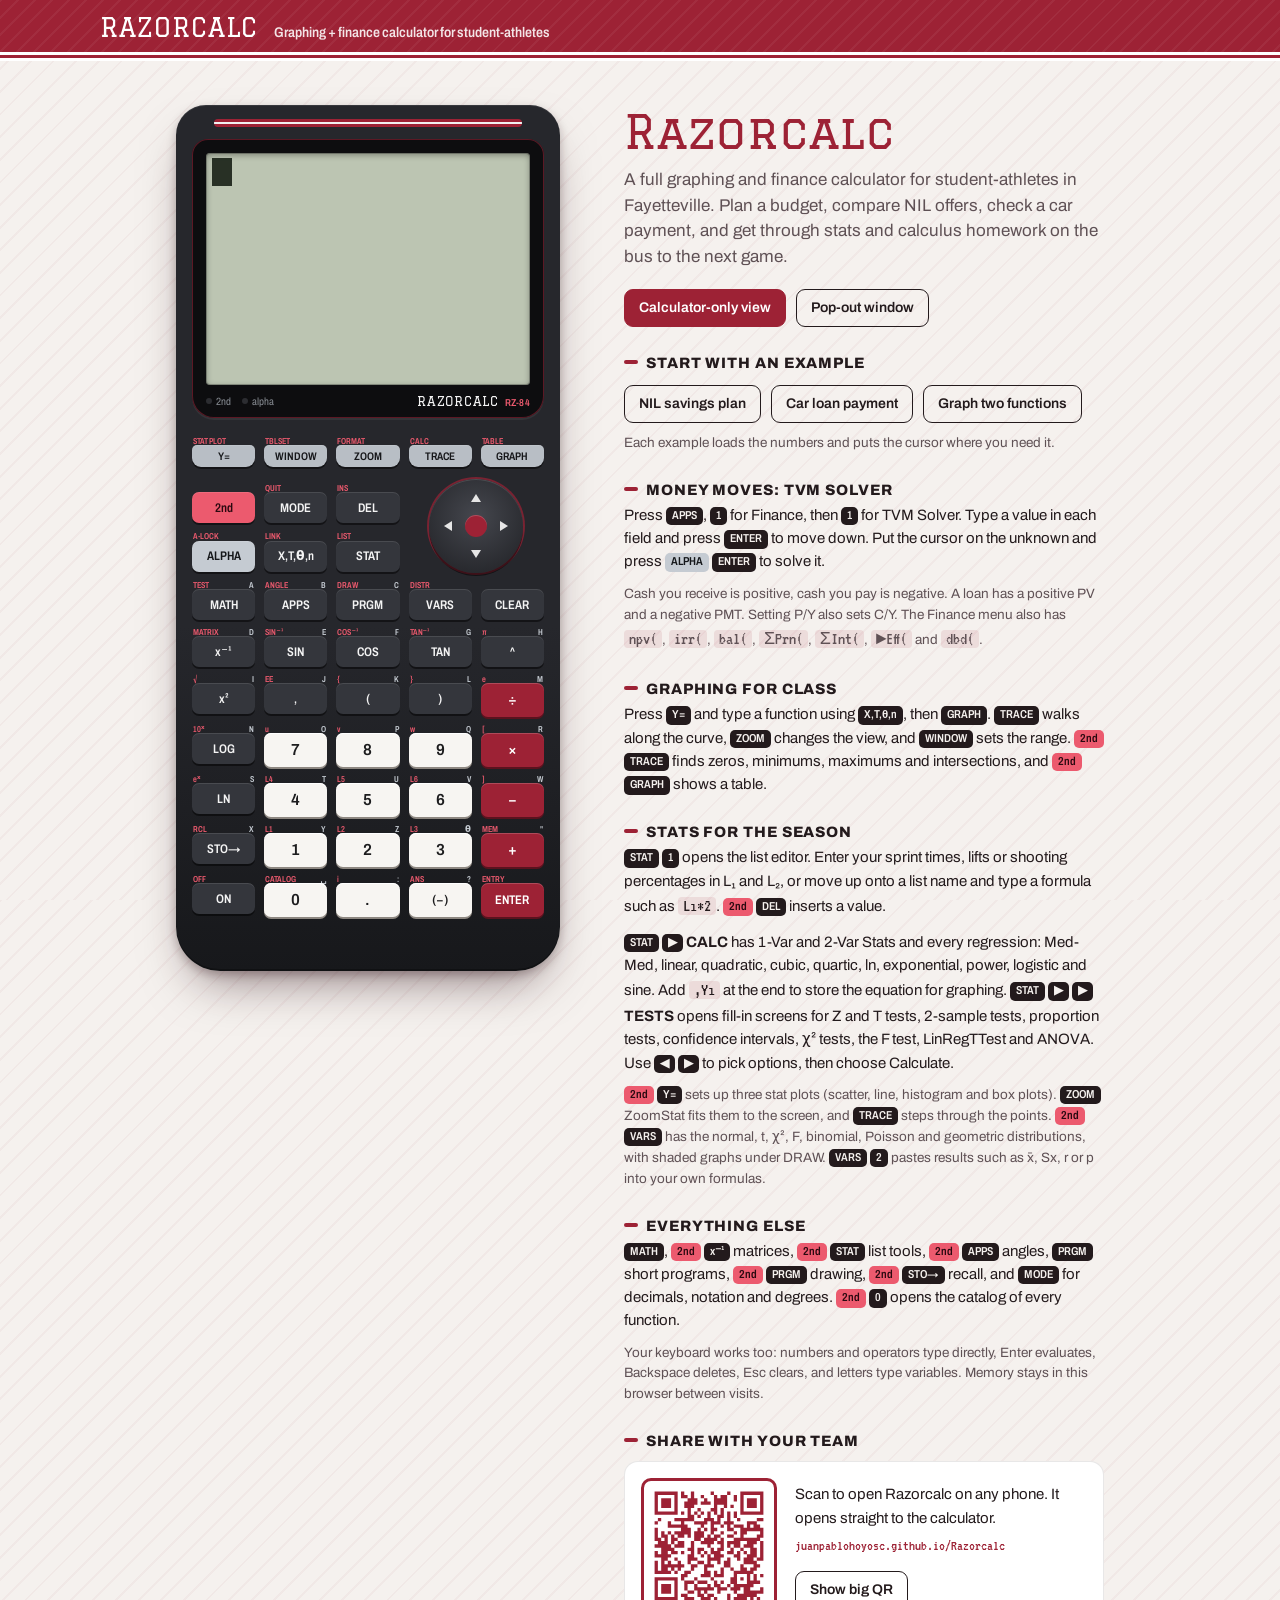
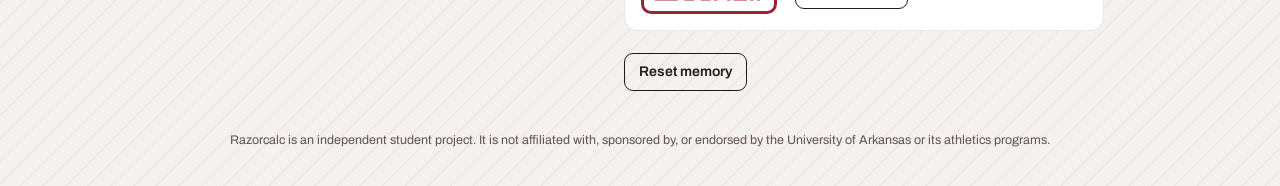
<file: razorcalc/index.html>
<!DOCTYPE html>
<html lang="en">
<head>
<meta charset="utf-8">
<meta name="viewport" content="width=device-width, initial-scale=1, viewport-fit=cover">
<meta name="theme-color" content="#9D2235">
<meta name="description" content="Razorcalc: a graphing and finance calculator built for student-athletes.">
<title>Razorcalc</title>
<link rel="icon" href="data:image/svg+xml,%3Csvg xmlns='http://www.w3.org/2000/svg' viewBox='0 0 64 64'%3E%3Crect width='64' height='64' rx='14' fill='%239D2235'/%3E%3Ctext x='32' y='45' font-family='Georgia,serif' font-size='38' font-weight='700' text-anchor='middle' fill='%23fff'%3ER%3C/text%3E%3C/svg%3E">
<link rel="preconnect" href="https://fonts.googleapis.com">
<link rel="preconnect" href="https://fonts.gstatic.com" crossorigin>
<link href="https://fonts.googleapis.com/css2?family=Archivo:wdth,wght@62..125,400..800&family=Graduate&family=VT323&display=swap" rel="stylesheet">
<style>
:root{
  box-sizing:border-box;
  --page:#f5f1ee; --stripe:rgba(157,34,53,.045); --text:#231a1c; --muted:#5f5155; --rule:rgba(35,26,28,.14);
  --accent:#9D2235; --accent-ink:#ffffff; --card:#ffffff; --card-line:rgba(35,26,28,.1);
  --kbd-bg:#231a1c; --kbd-t:#f5f1ee;
  /* device colors stay constant across themes */
  --cardinal:#9D2235; --body:#26272c; --body-lo:#17181b; --bezel:#0d0d0f;
  --k-fn:#34363c; --k-fn-t:#f4f4f4;
  --k-num:#f7f5f2; --k-num-t:#1c1c1e;
  --k-op:#9D2235; --k-op-t:#ffffff;
  --k-top:#b8bec5; --k-top-t:#16171a;
  --second:#ec5a6e; --alpha:#c5cbd2;
  --lcd:#bcc5b2; --px:#1b2318;
}
@media (prefers-color-scheme:dark){
  :root:not([data-theme="light"]){ --page:#151113; --stripe:rgba(236,90,110,.05); --text:#f0e8e9; --muted:#b9a9ac; --rule:rgba(240,232,233,.14);
    --accent:#ec5a6e; --accent-ink:#1a0b0e; --card:#1f191b; --card-line:rgba(240,232,233,.1); --kbd-bg:#f0e8e9; --kbd-t:#151113; }
}
:root[data-theme="dark"]{ --page:#151113; --stripe:rgba(236,90,110,.05); --text:#f0e8e9; --muted:#b9a9ac; --rule:rgba(240,232,233,.14);
  --accent:#ec5a6e; --accent-ink:#1a0b0e; --card:#1f191b; --card-line:rgba(240,232,233,.1); --kbd-bg:#f0e8e9; --kbd-t:#151113; }
*,*::before,*::after{box-sizing:inherit}
html{height:100%}
body{
  margin:0;min-height:100%;color:var(--text);
  font-family:"Archivo",system-ui,-apple-system,"Segoe UI",sans-serif;
  background-color:var(--page);
  background-image:repeating-linear-gradient(135deg,var(--stripe) 0 2px,transparent 2px 16px);
  padding-bottom:env(safe-area-inset-bottom,0px);
}

/* ---------- masthead ---------- */
.masthead{background:var(--cardinal);color:#fff;padding:calc(14px + env(safe-area-inset-top,0px)) 16px 0;
  background-image:repeating-linear-gradient(135deg,rgba(255,255,255,.05) 0 2px,transparent 2px 12px)}
.mast-inner{max-width:1080px;margin:0 auto;display:flex;flex-wrap:wrap;align-items:baseline;gap:6px 16px;padding-bottom:12px}
.wordmark{font-family:"Graduate",Georgia,serif;font-size:26px;letter-spacing:.04em;line-height:1}
.tag{font-size:14px;font-weight:600;font-stretch:85%;opacity:.88}
.jersey{height:9px;background:linear-gradient(180deg,#fff 0 3px,var(--cardinal) 3px 6px,#fff 6px 9px)}

main{
  display:flex;flex-wrap:wrap;gap:clamp(24px,5vw,64px);justify-content:center;align-items:flex-start;
  padding:clamp(18px,4vw,44px) 16px 40px;max-width:1080px;margin:0 auto;
}

/* ---------- device ---------- */
.device{
  width:min(100%,384px);flex:0 0 auto;position:relative;
  background:linear-gradient(180deg,var(--body) 0%,var(--body) 60%,var(--body-lo) 100%);
  border-radius:30px 30px 44px 44px;
  padding:14px 16px 24px;
  box-shadow:0 1px 0 rgba(255,255,255,.08) inset,0 -2px 0 rgba(0,0,0,.3) inset,0 24px 50px -18px rgba(40,10,16,.55),0 4px 10px rgba(40,10,16,.25);
  user-select:none;-webkit-user-select:none;
}
.trim{height:8px;margin:0 22px 12px;border-radius:4px;background:linear-gradient(180deg,var(--cardinal) 0 3px,#f1f1f1 3px 5px,var(--cardinal) 5px 8px)}
.bezel{background:var(--bezel);border-radius:16px 16px 22px 22px;padding:14px 14px 10px;box-shadow:0 2px 0 rgba(255,255,255,.06),inset 0 0 0 1px rgba(157,34,53,.55)}
.lcd{
  position:relative;container-type:inline-size;background:var(--lcd);border-radius:4px;padding:5px 6px;
  box-shadow:inset 0 2px 6px rgba(0,0,0,.35),inset 0 0 0 1px rgba(0,0,0,.25);
}
.cells{
  display:grid;grid-template-columns:repeat(16,1fr);grid-template-rows:repeat(8,1fr);
  aspect-ratio:16/11.4;font-family:"VT323",ui-monospace,monospace;font-size:calc(100cqw/16*1.32);line-height:1;color:var(--px);
  transition:opacity .15s;
}
#gfx{position:absolute;left:6px;top:5px;width:calc(100% - 12px);height:calc(100% - 10px)}
#gfx[hidden]{display:none}
.c{position:relative;display:flex;align-items:center;justify-content:center;overflow:hidden;white-space:pre}
.c.inv{background:var(--px);color:var(--lcd)}
.c.cur::after{content:attr(data-o);position:absolute;inset:0;display:flex;align-items:center;justify-content:center;background:var(--px);color:var(--lcd);animation:blink 1s linear infinite}
.c.cur.ins::after{background:var(--lcd);color:var(--px)}
.c.fl{animation:flash 1s linear infinite}
@keyframes blink{0%,49.9%{opacity:1}50%,100%{opacity:0}}
@keyframes flash{0%,49.9%{background:var(--px);color:var(--lcd)}50%,100%{background:var(--lcd);color:var(--px)}}
@media (prefers-reduced-motion:reduce){.c.cur::after{animation:none}.c.fl{animation:none;background:var(--px);color:var(--lcd)}}
.lcd.off .cells,.lcd.off #gfx{visibility:hidden}
.bezel-foot{display:flex;align-items:center;justify-content:space-between;margin-top:9px;color:#8a8f96;font-size:10.5px;font-stretch:80%;letter-spacing:.02em}
.leds{display:flex;gap:10px}
.led{display:flex;align-items:center;gap:4px}
.led i{width:6px;height:6px;border-radius:50%;background:#2c2d31;transition:background .1s,box-shadow .1s}
.led.on.s i{background:var(--second);box-shadow:0 0 6px var(--second)}
.led.on.a i{background:var(--alpha);box-shadow:0 0 6px var(--alpha)}
.brand{font-family:"Graduate",Georgia,serif;color:#f3f3f3;font-size:13px;letter-spacing:.06em}
.brand small{font-family:"Archivo",sans-serif;font-weight:600;font-stretch:80%;color:var(--second);font-size:10px;margin-left:6px;letter-spacing:.04em}

.keys{display:grid;grid-template-columns:repeat(5,1fr);column-gap:9px;row-gap:3px;margin-top:14px}
.kw{display:flex;flex-direction:column;min-width:0}
.alt{display:flex;justify-content:space-between;align-items:flex-end;height:13px;padding:0 1px;font-size:8.6px;font-weight:600;font-stretch:72%;line-height:1;white-space:nowrap;overflow:visible}
.alt .l2{color:var(--second)}
.alt .la{color:var(--alpha);margin-left:auto}
.key{
  appearance:none;border:0;cursor:pointer;touch-action:manipulation;
  font:600 12.5px/1 "Archivo",system-ui,sans-serif;font-stretch:78%;
  height:31px;border-radius:7px;padding:0 2px;
  background:var(--k-fn);color:var(--k-fn-t);
  box-shadow:0 2px 0 rgba(0,0,0,.5),inset 0 1px 0 rgba(255,255,255,.1);
  transition:transform .06s,box-shadow .06s,filter .06s;
  white-space:nowrap;overflow:hidden;
}
.key:hover{filter:brightness(1.12)}
.key:active,.key.hit{transform:translateY(2px);box-shadow:0 0 0 rgba(0,0,0,.45),inset 0 1px 0 rgba(255,255,255,.1)}
.key:focus-visible{outline:2px solid var(--second);outline-offset:2px}
.key.num{background:var(--k-num);color:var(--k-num-t);font-size:16px;font-stretch:95%;height:34px;box-shadow:0 2px 0 #8d8781,inset 0 1px 0 #fff}
.key.num.small{font-size:12.5px}
.key.op{background:var(--k-op);color:var(--k-op-t);font-size:16px;height:34px;box-shadow:0 2px 0 #5a121e,inset 0 1px 0 rgba(255,255,255,.18)}
.key.op.enter{font-size:12.5px}
.key.second{background:var(--second);color:#2a0910}
.key.alpha{background:var(--alpha);color:#15171a}
.key.top{background:var(--k-top);color:var(--k-top-t);height:22px;border-radius:5px 5px 9px 9px;font-size:11px}
.row-gap{grid-column:1/-1;height:6px}

.dpad{grid-column:4/6;grid-row:3/5;position:relative;align-self:center;justify-self:center;width:94px;height:94px;border-radius:50%;
  background:radial-gradient(circle at 50% 40%,#45474e,#1f2024);box-shadow:0 3px 0 rgba(0,0,0,.5),inset 0 1px 0 rgba(255,255,255,.12),0 0 0 2px rgba(157,34,53,.7)}
.dpad button{position:absolute;appearance:none;border:0;background:transparent;color:#e6e6e6;cursor:pointer;width:34px;height:34px;display:flex;align-items:center;justify-content:center;border-radius:10px;touch-action:manipulation}
.dpad button:hover{background:rgba(255,255,255,.07)}
.dpad button:active,.dpad button.hit{background:rgba(0,0,0,.25)}
.dpad button:focus-visible{outline:2px solid var(--second)}
.dpad svg{width:12px;height:12px;fill:currentColor}
.dpad .u{top:2px;left:30px}.dpad .d{bottom:2px;left:30px}.dpad .l{left:2px;top:30px}.dpad .r{right:2px;top:30px}
.dpad .hub{position:absolute;inset:36px;border-radius:50%;background:var(--cardinal);box-shadow:inset 0 1px 0 rgba(255,255,255,.2)}

.note{min-height:1.4em;margin:12px 4px 0;font-size:13px;color:#c9c9cc;text-align:center}

/* ---------- guide ---------- */
.guide{flex:1 1 320px;max-width:480px;padding-top:4px}
.guide h1{font-family:"Graduate",Georgia,serif;font-weight:400;font-size:clamp(34px,5vw,46px);line-height:1;margin:0 0 12px;color:var(--accent);letter-spacing:.02em}
.guide .lede{font-size:17px;line-height:1.5;color:var(--muted);margin:0 0 20px}
.guide h2{font-size:15px;font-weight:800;margin:28px 0 6px;font-stretch:100%;text-transform:uppercase;letter-spacing:.06em}
.guide h2::before{content:"";display:inline-block;width:14px;height:4px;background:var(--accent);vertical-align:4px;margin-right:8px;border-radius:2px}
.guide p{font-size:15px;line-height:1.55;margin:0 0 10px}
.guide p.small{font-size:13.5px;color:var(--muted)}
kbd{display:inline-block;font:600 11.5px/1 "Archivo",sans-serif;font-stretch:80%;padding:3px 6px 4px;border-radius:5px;background:var(--kbd-bg);color:var(--kbd-t);vertical-align:1px;white-space:nowrap}
kbd.k2{background:var(--second);color:#2a0910}
kbd.ka{background:var(--alpha);color:#15171a}
code{font-family:"VT323",ui-monospace,monospace;font-size:18px;background:rgba(157,34,53,.1);padding:0 5px;border-radius:4px}
.actions{display:flex;flex-wrap:wrap;gap:10px;margin-top:14px}
.btn{appearance:none;cursor:pointer;font:600 14px/1 "Archivo",sans-serif;padding:11px 14px;border-radius:9px;border:1.5px solid var(--text);background:transparent;color:var(--text)}
.btn.primary{background:var(--accent);border-color:var(--accent);color:var(--accent-ink)}
.btn:hover{filter:brightness(1.08)}
.btn:focus-visible,.chip:focus-visible{outline:2px solid var(--accent);outline-offset:2px}
.share{display:flex;gap:18px;align-items:center;flex-wrap:wrap;margin-top:12px;padding:16px;border-radius:14px;background:var(--card);border:1px solid var(--card-line)}
.share p{margin:0 0 4px}
.qr{width:136px;flex:0 0 auto;border-radius:10px;overflow:hidden;background:#fff;padding:4px;border:3px solid var(--cardinal)}
.qr svg{display:block;width:100%;height:auto}
.url{font-family:"VT323",ui-monospace,monospace;font-size:18px;word-break:break-all;color:var(--accent)}
.foot{max-width:1080px;margin:0 auto;padding:0 16px 36px;font-size:12.5px;color:var(--muted);text-align:center;line-height:1.5}

/* ---------- calculator-only view ---------- */
.solobar{display:none;position:fixed;top:calc(8px + env(safe-area-inset-top,0px));right:8px;left:8px;justify-content:center;gap:6px;z-index:5;pointer-events:none}
.chip{pointer-events:auto;appearance:none;cursor:pointer;font:600 12.5px/1 "Archivo",sans-serif;padding:8px 11px;border-radius:999px;border:1px solid var(--card-line);background:var(--card);color:var(--text);box-shadow:0 2px 8px rgba(0,0,0,.12)}
.chip[hidden]{display:none}
body.solo .masthead,body.solo .masthead-trim,body.solo .guide,body.solo .foot{display:none}
body.solo .solobar{display:flex}
body.solo main{min-height:100vh;min-height:100dvh;align-items:center;padding:50px 8px 6px;max-width:none}

dialog{border:0;border-radius:18px;padding:0;background:var(--card);color:var(--text);max-width:min(92vw,360px);box-shadow:0 24px 60px rgba(0,0,0,.35)}
dialog::backdrop{background:rgba(20,8,11,.6)}
.share-card{padding:22px;text-align:center}
.share-card h2{font-family:"Graduate",Georgia,serif;font-weight:400;font-size:22px;margin:0 0 4px;color:var(--accent)}
.share-card .qr{width:min(70vw,240px);margin:14px auto 10px}
.share-card .actions{justify-content:center}
</style>
</head>
<body>
<header class="masthead">
  <div class="mast-inner"><span class="wordmark">RAZORCALC</span><span class="tag">Graphing + finance calculator for student-athletes</span></div>
</header>
<div class="jersey masthead-trim"></div>

<div class="solobar" id="solobar">
  <button class="chip" id="soloGuide" type="button">Guide</button>
  <button class="chip" id="soloQR" type="button">QR code</button>
  <button class="chip" id="soloFS" type="button">Fullscreen</button>
</div>

<main>
  <section class="device" aria-label="Calculator">
    <div class="trim" aria-hidden="true"></div>
    <div class="bezel">
      <div class="lcd" id="lcd" role="img" aria-label="Calculator display"><div class="cells" id="cells"></div><canvas id="gfx" hidden></canvas></div>
      <div class="bezel-foot">
        <div class="leds"><span class="led s" id="led2"><i></i>2nd</span><span class="led a" id="ledA"><i></i>alpha</span></div>
        <span class="brand">RAZORCALC<small>RZ-84</small></span>
      </div>
    </div>
    <div class="keys" id="keys"></div>
    <p class="note" id="note" aria-live="polite"></p>
  </section>

  <section class="guide">
    <h1>Razorcalc</h1>
    <p class="lede">A full graphing and finance calculator for student-athletes in Fayetteville. Plan a budget, compare NIL offers, check a car payment, and get through stats and calculus homework on the bus to the next game.</p>
    <div class="actions">
      <button class="btn primary" id="soloBtn" type="button">Calculator-only view</button>
      <button class="btn" id="popBtn" type="button">Pop-out window</button>
    </div>

    <h2>Start with an example</h2>
    <div class="actions">
      <button class="btn" id="exNil" type="button">NIL savings plan</button>
      <button class="btn" id="exCar" type="button">Car loan payment</button>
      <button class="btn" id="exGraph" type="button">Graph two functions</button>
    </div>
    <p class="small" style="margin-top:10px" id="exHelp">Each example loads the numbers and puts the cursor where you need it.</p>

    <h2>Money moves: TVM Solver</h2>
    <p>Press <kbd>APPS</kbd>, <kbd>1</kbd> for Finance, then <kbd>1</kbd> for TVM Solver. Type a value in each field and press <kbd>ENTER</kbd> to move down. Put the cursor on the unknown and press <kbd class="ka">ALPHA</kbd> <kbd>ENTER</kbd> to solve it.</p>
    <p class="small">Cash you receive is positive, cash you pay is negative. A loan has a positive PV and a negative PMT. Setting P/Y also sets C/Y. The Finance menu also has <code>npv(</code>, <code>irr(</code>, <code>bal(</code>, <code>ΣPrn(</code>, <code>ΣInt(</code>, <code>►Eff(</code> and <code>dbd(</code>.</p>

    <h2>Graphing for class</h2>
    <p>Press <kbd>Y=</kbd> and type a function using <kbd>X,T,θ,n</kbd>, then <kbd>GRAPH</kbd>. <kbd>TRACE</kbd> walks along the curve, <kbd>ZOOM</kbd> changes the view, and <kbd>WINDOW</kbd> sets the range. <kbd class="k2">2nd</kbd> <kbd>TRACE</kbd> finds zeros, minimums, maximums and intersections, and <kbd class="k2">2nd</kbd> <kbd>GRAPH</kbd> shows a table.</p>

    <h2>Stats for the season</h2>
    <p><kbd>STAT</kbd> <kbd>1</kbd> opens the list editor. Enter your sprint times, lifts or shooting percentages in L₁ and L₂, or move up onto a list name and type a formula such as <code>L₁*2</code>. <kbd class="k2">2nd</kbd> <kbd>DEL</kbd> inserts a value.</p>
    <p><kbd>STAT</kbd> <kbd>▶</kbd> <b>CALC</b> has 1-Var and 2-Var Stats and every regression: Med-Med, linear, quadratic, cubic, quartic, ln, exponential, power, logistic and sine. Add <code>,Y₁</code> at the end to store the equation for graphing. <kbd>STAT</kbd> <kbd>▶</kbd> <kbd>▶</kbd> <b>TESTS</b> opens fill-in screens for Z and T tests, 2-sample tests, proportion tests, confidence intervals, χ² tests, the F test, LinRegTTest and ANOVA. Use <kbd>◀</kbd> <kbd>▶</kbd> to pick options, then choose Calculate.</p>
    <p class="small"><kbd class="k2">2nd</kbd> <kbd>Y=</kbd> sets up three stat plots (scatter, line, histogram and box plots). <kbd>ZOOM</kbd> ZoomStat fits them to the screen, and <kbd>TRACE</kbd> steps through the points. <kbd class="k2">2nd</kbd> <kbd>VARS</kbd> has the normal, t, χ², F, binomial, Poisson and geometric distributions, with shaded graphs under DRAW. <kbd>VARS</kbd> <kbd>2</kbd> pastes results such as x̄, Sx, r or p into your own formulas.</p>

    <h2>Everything else</h2>
    <p><kbd>MATH</kbd>, <kbd class="k2">2nd</kbd> <kbd>x⁻¹</kbd> matrices, <kbd class="k2">2nd</kbd> <kbd>STAT</kbd> list tools, <kbd class="k2">2nd</kbd> <kbd>APPS</kbd> angles, <kbd>PRGM</kbd> short programs, <kbd class="k2">2nd</kbd> <kbd>PRGM</kbd> drawing, <kbd class="k2">2nd</kbd> <kbd>STO→</kbd> recall, and <kbd>MODE</kbd> for decimals, notation and degrees. <kbd class="k2">2nd</kbd> <kbd>0</kbd> opens the catalog of every function.</p>
    <p class="small">Your keyboard works too: numbers and operators type directly, Enter evaluates, Backspace deletes, Esc clears, and letters type variables. Memory stays in this browser between visits.</p>

    <h2>Share with your team</h2>
    <div class="share">
      <div class="qr" id="qrGuide"><svg viewBox="0 0 37 37" class="segno"><path fill="#fff" d="M0 0h37v37h-37z"/><path class="qrline" stroke="#9d2235" d="M2 2.5h7m1 0h1m2 0h1m5 0h1m4 0h1m3 0h7m-33 1h1m5 0h1m1 0h2m1 0h1m2 0h1m3 0h1m1 0h2m2 0h1m1 0h1m5 0h1m-33 1h1m1 0h3m1 0h1m3 0h3m2 0h1m2 0h4m2 0h1m1 0h1m1 0h3m1 0h1m-33 1h1m1 0h3m1 0h1m2 0h4m1 0h3m1 0h4m4 0h1m1 0h3m1 0h1m-33 1h1m1 0h3m1 0h1m2 0h3m6 0h1m2 0h1m1 0h1m2 0h1m1 0h3m1 0h1m-33 1h1m5 0h1m3 0h1m2 0h1m3 0h2m1 0h1m5 0h1m5 0h1m-33 1h7m1 0h1m1 0h1m1 0h1m1 0h1m1 0h1m1 0h1m1 0h1m1 0h1m1 0h1m1 0h7m-23 1h2m1 0h1m2 0h1m2 0h2m1 0h1m1 0h1m-24 1h1m4 0h6m3 0h3m1 0h1m2 0h1m2 0h1m5 0h2m-33 1h1m3 0h1m3 0h1m3 0h4m1 0h3m1 0h3m4 0h3m-27 1h6m4 0h1m2 0h1m2 0h1m1 0h1m1 0h3m1 0h1m1 0h2m-32 1h1m7 0h3m2 0h1m1 0h1m1 0h2m3 0h2m2 0h7m-33 1h1m1 0h1m1 0h1m1 0h5m1 0h3m2 0h1m2 0h1m3 0h1m1 0h2m4 0h1m-33 1h1m1 0h2m1 0h1m1 0h2m1 0h1m1 0h3m1 0h1m1 0h2m2 0h2m2 0h1m4 0h2m-33 1h2m1 0h1m1 0h2m5 0h2m1 0h4m1 0h1m3 0h8m-31 1h3m1 0h1m1 0h2m2 0h1m2 0h4m1 0h2m1 0h4m2 0h3m1 0h1m-33 1h5m1 0h3m2 0h1m4 0h1m3 0h1m1 0h1m1 0h2m1 0h3m2 0h1m-31 1h4m4 0h2m1 0h2m2 0h1m1 0h2m2 0h1m2 0h1m2 0h2m1 0h1m-33 1h1m1 0h2m1 0h2m1 0h1m2 0h1m1 0h1m1 0h1m1 0h3m2 0h2m1 0h1m1 0h1m1 0h2m1 0h1m-33 1h5m5 0h2m2 0h1m1 0h1m1 0h3m3 0h2m2 0h3m1 0h1m-31 1h2m2 0h1m3 0h3m3 0h4m2 0h1m2 0h1m1 0h3m1 0h2m-33 1h1m1 0h1m1 0h1m2 0h1m2 0h1m2 0h2m1 0h1m2 0h1m1 0h2m4 0h4m-31 1h1m1 0h7m2 0h2m2 0h3m3 0h2m3 0h1m3 0h2m-32 1h1m1 0h2m1 0h1m1 0h1m3 0h1m3 0h1m4 0h1m2 0h1m2 0h2m1 0h2m-31 1h5m1 0h1m2 0h2m4 0h2m1 0h1m1 0h1m3 0h6m-22 1h2m4 0h3m1 0h3m3 0h1m3 0h1m1 0h1m1 0h1m-33 1h7m1 0h1m3 0h1m4 0h1m5 0h2m1 0h1m1 0h1m1 0h1m-31 1h1m5 0h1m2 0h3m1 0h3m2 0h1m1 0h1m2 0h2m3 0h4m-32 1h1m1 0h3m1 0h1m2 0h1m2 0h1m3 0h1m1 0h2m2 0h1m1 0h6m-30 1h1m1 0h3m1 0h1m2 0h1m2 0h6m1 0h3m1 0h3m1 0h2m3 0h1m-33 1h1m1 0h3m1 0h1m3 0h2m1 0h1m1 0h1m3 0h1m4 0h1m2 0h6m-33 1h1m5 0h1m1 0h2m3 0h2m1 0h2m4 0h1m2 0h6m-31 1h7m2 0h3m2 0h3m1 0h1m3 0h1m1 0h4m1 0h1m1 0h1"/></svg></div>
      <div style="flex:1 1 180px">
        <p>Scan to open Razorcalc on any phone. It opens straight to the calculator.</p>
        <p class="url">juanpablohoyosc.github.io/Razorcalc</p>
        <div class="actions"><button class="btn" id="qrBtn" type="button">Show big QR</button></div>
      </div>
    </div>
    <div class="actions" style="margin-top:22px"><button class="btn" id="reset" type="button">Reset memory</button></div>
  </section>
</main>
<footer class="foot">Razorcalc is an independent student project. It is not affiliated with, sponsored by, or endorsed by the University of Arkansas or its athletics programs.</footer>

<dialog id="share" aria-labelledby="shareTitle">
  <div class="share-card">
    <h2 id="shareTitle">Scan for Razorcalc</h2>
    <p class="small" style="margin:0;color:var(--muted)">Point a phone camera at the code.</p>
    <div class="qr" id="qrDialog"><svg viewBox="0 0 37 37" class="segno"><path fill="#fff" d="M0 0h37v37h-37z"/><path class="qrline" stroke="#9d2235" d="M2 2.5h7m1 0h1m2 0h1m5 0h1m4 0h1m3 0h7m-33 1h1m5 0h1m1 0h2m1 0h1m2 0h1m3 0h1m1 0h2m2 0h1m1 0h1m5 0h1m-33 1h1m1 0h3m1 0h1m3 0h3m2 0h1m2 0h4m2 0h1m1 0h1m1 0h3m1 0h1m-33 1h1m1 0h3m1 0h1m2 0h4m1 0h3m1 0h4m4 0h1m1 0h3m1 0h1m-33 1h1m1 0h3m1 0h1m2 0h3m6 0h1m2 0h1m1 0h1m2 0h1m1 0h3m1 0h1m-33 1h1m5 0h1m3 0h1m2 0h1m3 0h2m1 0h1m5 0h1m5 0h1m-33 1h7m1 0h1m1 0h1m1 0h1m1 0h1m1 0h1m1 0h1m1 0h1m1 0h1m1 0h1m1 0h7m-23 1h2m1 0h1m2 0h1m2 0h2m1 0h1m1 0h1m-24 1h1m4 0h6m3 0h3m1 0h1m2 0h1m2 0h1m5 0h2m-33 1h1m3 0h1m3 0h1m3 0h4m1 0h3m1 0h3m4 0h3m-27 1h6m4 0h1m2 0h1m2 0h1m1 0h1m1 0h3m1 0h1m1 0h2m-32 1h1m7 0h3m2 0h1m1 0h1m1 0h2m3 0h2m2 0h7m-33 1h1m1 0h1m1 0h1m1 0h5m1 0h3m2 0h1m2 0h1m3 0h1m1 0h2m4 0h1m-33 1h1m1 0h2m1 0h1m1 0h2m1 0h1m1 0h3m1 0h1m1 0h2m2 0h2m2 0h1m4 0h2m-33 1h2m1 0h1m1 0h2m5 0h2m1 0h4m1 0h1m3 0h8m-31 1h3m1 0h1m1 0h2m2 0h1m2 0h4m1 0h2m1 0h4m2 0h3m1 0h1m-33 1h5m1 0h3m2 0h1m4 0h1m3 0h1m1 0h1m1 0h2m1 0h3m2 0h1m-31 1h4m4 0h2m1 0h2m2 0h1m1 0h2m2 0h1m2 0h1m2 0h2m1 0h1m-33 1h1m1 0h2m1 0h2m1 0h1m2 0h1m1 0h1m1 0h1m1 0h3m2 0h2m1 0h1m1 0h1m1 0h2m1 0h1m-33 1h5m5 0h2m2 0h1m1 0h1m1 0h3m3 0h2m2 0h3m1 0h1m-31 1h2m2 0h1m3 0h3m3 0h4m2 0h1m2 0h1m1 0h3m1 0h2m-33 1h1m1 0h1m1 0h1m2 0h1m2 0h1m2 0h2m1 0h1m2 0h1m1 0h2m4 0h4m-31 1h1m1 0h7m2 0h2m2 0h3m3 0h2m3 0h1m3 0h2m-32 1h1m1 0h2m1 0h1m1 0h1m3 0h1m3 0h1m4 0h1m2 0h1m2 0h2m1 0h2m-31 1h5m1 0h1m2 0h2m4 0h2m1 0h1m1 0h1m3 0h6m-22 1h2m4 0h3m1 0h3m3 0h1m3 0h1m1 0h1m1 0h1m-33 1h7m1 0h1m3 0h1m4 0h1m5 0h2m1 0h1m1 0h1m1 0h1m-31 1h1m5 0h1m2 0h3m1 0h3m2 0h1m1 0h1m2 0h2m3 0h4m-32 1h1m1 0h3m1 0h1m2 0h1m2 0h1m3 0h1m1 0h2m2 0h1m1 0h6m-30 1h1m1 0h3m1 0h1m2 0h1m2 0h6m1 0h3m1 0h3m1 0h2m3 0h1m-33 1h1m1 0h3m1 0h1m3 0h2m1 0h1m1 0h1m3 0h1m4 0h1m2 0h6m-33 1h1m5 0h1m1 0h2m3 0h2m1 0h2m4 0h1m2 0h6m-31 1h7m2 0h3m2 0h3m1 0h1m3 0h1m1 0h4m1 0h1m1 0h1"/></svg></div>
    <p class="url" style="margin:0 0 6px;font-size:16px">juanpablohoyosc.github.io/Razorcalc</p>
    <div class="actions"><button class="btn primary" id="copyLink" type="button">Copy link</button><button class="btn" id="closeShare" type="button">Close</button></div>
  </div>
</dialog>
<script>
(function(){
'use strict';
const W=16,H=8;
const SITE_URL='https://juanpablohoyosc.github.io/Razorcalc/';
const DONE={done:true};
class TIError extends Error{constructor(c){super(c);this.code=c;}}
const err=c=>{throw new TIError(c);};

const FINV={'fN':'N','fI%':'I','fPV':'PV','fPMT':'PMT','fFV':'FV','fP/Y':'PY','fC/Y':'CY'};
const WINV={wXmin:'Xmin',wXmax:'Xmax',wXscl:'Xscl',wYmin:'Ymin',wYmax:'Ymax',wYscl:'Yscl'};
const MATV={mA:'A',mB:'B',mC:'C'};
const DISP={neg:'⁻',inv:'⁻¹',EE:'ᴇ',econst:'e',L1:'L₁',L2:'L₂',L3:'L₃',L4:'L₄',L5:'L₅',L6:'L₆',
  fN:'N','fI%':'I%',fPV:'PV',fPMT:'PMT',fFV:'FV','fP/Y':'P/Y','fC/Y':'C/Y',nPr:' nPr ',nCr:' nCr ',xroot:'ˣ√',
  Y1:'Y₁',Y2:'Y₂',Y3:'Y₃',Y4:'Y₄',mA:'[A]',mB:'[B]',mC:'[C]',deg:'°',rad:'ʳ',tr:'ᵀ',
  wXmin:'Xmin',wXmax:'Xmax',wXscl:'Xscl',wYmin:'Ymin',wYmax:'Ymax',wYscl:'Yscl'};
const disp=t=>DISP[t]??(typeof t==='string'&&t.startsWith('st:')?t.slice(3):t);
const isList=Array.isArray;
const isMat=v=>v!=null&&typeof v==='object'&&Array.isArray(v.m);
const isLetter=k=>typeof k==='string'&&/^[A-Zθuvw]$/.test(k);
const isLvar=k=>typeof k==='string'&&/^L[1-6]$/.test(k);
const isYv=k=>typeof k==='string'&&/^Y[1-4]$/.test(k);
const SUBS='₁₂₃₄₅₆';

const defTVM=()=>({N:0,I:0,PV:0,PMT:0,FV:0,PY:1,CY:1,bgn:false});
const defModes=()=>({notation:'normal',fix:'float',angle:'rad'});
const defWin=()=>({Xmin:-10,Xmax:10,Xscl:1,Ymin:-10,Ymax:10,Yscl:1});
const defFmt=()=>({axes:'on',grid:'off',coord:'on'});
const S={screen:'home',power:true,shift:null,alock:false,insert:false,
  ed:{t:[],c:0},history:[],entries:[],entryIdx:-1,ans:0,hasAns:false,
  vars:{},lists:{},tvm:defTVM(),modes:defModes(),contrast:0,
  menu:null,err:null,tvmRow:0,tvmEdit:null,tvmSolved:null,tvmOpt:0,modeRow:0,modeCol:[0,0,0],opt:'mode',
  yf:[[],[],[],[]],yon:[true,true,true,true],yRow:0,yEd:null,yEq:false,
  win:defWin(),tblset:{start:0,step:1},fmt:defFmt(),plots:null,draws:[],prgms:{},mats:{},stat:{},tp:null,
  form:null,gcur:null,trace:null,tbl:{top:0,row:0,col:0},led:{col:0,left:0,row:0,top:0,ed:null},
  info:null,pname:'',ped:null,rcl:false,_graph:false};

/* ================= number formatting ================= */
function fmtNum(x){
  if(typeof x!=='number') return String(x);
  if(x===0) x=0;
  const neg=x<0, a=Math.abs(x);
  const {notation,fix}=S.modes;
  const sci=(a,eng)=>{
    if(a===0) return fix==='float'?'0':(0).toFixed(fix);
    let e=Math.floor(Math.log10(a)); let m=a/Math.pow(10,e);
    if(m>=10){m/=10;e++;} if(m<1){m*=10;e--;}
    if(eng){const e3=Math.floor(e/3)*3; m=m*Math.pow(10,e-e3); e=e3;}
    const f=v=>fix==='float'?String(Number(v.toPrecision(10))):v.toFixed(fix);
    let ms=f(m);
    const lim=eng?1000:10;
    if(Number(ms)>=lim){ if(eng){m/=1000;e+=3;} else {m/=10;e+=1;} ms=f(m); }
    return ms+'ᴇ'+(e<0?'⁻':'')+Math.abs(e);
  };
  let s;
  if(notation==='normal'){
    if(a!==0&&(a>=1e10||(fix==='float'&&a<1e-3))) s=sci(a,false);
    else if(fix==='float'){ s=String(Number(a.toPrecision(10))); if(s.includes('e')||Number(s)>=1e10) s=sci(a,false); }
    else s=a.toFixed(fix);
  } else s=sci(a,notation==='eng');
  const zero=/^[0.]+$/.test(s);
  return (neg&&!zero?'⁻':'')+s;
}
// shortest rendering of x that fits in w cells (tables, list editor, graph readouts)
function fitNum(x,w){
  if(!isFinite(x)) return 'ERR';
  const s=fmtNum(x); if([...s].length<=w) return s;
  const tidy=t=>t.replace('e+','ᴇ').replace('e-','ᴇ⁻').replace(/^-/,'⁻');
  for(let p=w;p>=1;p--){
    const a=tidy(String(Number(x.toPrecision(p)))); if([...a].length<=w) return a;
    const b=tidy(x.toExponential(Math.max(0,p-1)).replace(/\.?0+e/,'e')); if([...b].length<=w) return b;
  }
  return '…';
}
function fracStr(x){
  if(typeof x!=='number'||!isFinite(x)||Number.isInteger(x)) return null;
  const neg=x<0; const a=Math.abs(x);
  let h1=1,h0=0,k1=0,k0=1,b=a;
  for(let i=0;i<40;i++){
    const q=Math.floor(b);
    const h2=q*h1+h0, k2=q*k1+k0;
    if(k2>9999) break;
    h0=h1;h1=h2;k0=k1;k1=k2;
    if(Math.abs(a-h1/k1)<1e-12*Math.max(1,a)) return (neg?'⁻':'')+h1+'/'+k1;
    const r=b-q; if(r<1e-15) break; b=1/r;
  }
  return null;
}
function fmtDMS(x){
  const neg=x<0; const a=Math.abs(x); let d=Math.floor(a); let mf=(a-d)*60; let m=Math.floor(mf+1e-9);
  let s=Number(Math.max(0,(mf-m)*60).toPrecision(8)); if(s>=60){s-=60;m++;} if(m>=60){m-=60;d++;}
  return (neg?'⁻':'')+d+'°'+m+"'"+s+'"';
}
function fmtMat(m,f){ return m.map((r,i)=>(i?' ':'[')+'['+r.map(f).join(' ')+']'+(i===m.length-1?']':'')).join('\n'); }
function fmtResult(v){
  if(v===DONE) return 'Done';
  if(v&&v.str!==undefined) return v.str;
  const fr=y=>fracStr(y)??fmtNum(y);
  if(v&&v.frac!==undefined){
    const x=v.frac;
    if(isMat(x)) return fmtMat(x.m,fr);
    if(isList(x)) return '{'+x.map(fr).join(' ')+'}';
    return fr(x);
  }
  if(v&&v.dms!==undefined){ const x=v.dms; return isList(x)?'{'+x.map(fmtDMS).join(' ')+'}':fmtDMS(x); }
  if(isMat(v)) return fmtMat(v.m,fmtNum);
  if(isList(v)) return '{'+v.map(fmtNum).join(' ')+'}';
  return fmtNum(v);
}

/* ================= arithmetic ================= */
function chk(v){ if(v===DONE||v==null||(typeof v==='object'&&!isList(v))) err('DATA TYPE'); return v; }
function num(v){ chk(v); if(isList(v)) err('DATA TYPE'); return v; }
function map1(v,f){ chk(v); return isList(v)?v.map(f):f(v); }
function bin(a,b,f){
  chk(a);chk(b);
  if(isList(a)&&isList(b)){ if(a.length!==b.length) err('DIM MISMATCH'); return a.map((x,i)=>f(x,b[i])); }
  if(isList(a)) return a.map(x=>f(x,b));
  if(isList(b)) return b.map(y=>f(a,y));
  return f(a,b);
}
const add=(x,y)=>{const r=x+y; return Math.abs(r)<1e-13*Math.max(Math.abs(x),Math.abs(y))?0:r;};
const sub=(x,y)=>add(x,-y);
const mul=(x,y)=>x*y;
const dv=(x,y)=>{ if(y===0) err('DIVIDE BY 0'); return x/y; };
function pw(x,y){
  if(x===0&&y===0) err('DOMAIN');
  if(x===0&&y<0) err('DIVIDE BY 0');
  if(x<0&&!Number.isInteger(y)){
    const inv=1/y, n=Math.round(inv);
    if(Math.abs(inv-n)<1e-10&&n%2!==0) return -Math.pow(-x,y);
    err('NONREAL ANS');
  }
  return Math.pow(x,y);
}
function fact(x){ if(!Number.isInteger(x)||x<0||x>69) err('DOMAIN'); let r=1; for(let i=2;i<=x;i++) r*=i; return r; }
function nPr(n,r){ if(!Number.isInteger(n)||!Number.isInteger(r)||n<0||r<0) err('DOMAIN'); if(r>n) return 0; let p=1; for(let i=0;i<r;i++) p*=(n-i); return p; }
function nCr(n,r){ if(!Number.isInteger(n)||!Number.isInteger(r)||n<0||r<0) err('DOMAIN'); if(r>n) return 0; r=Math.min(r,n-r); let p=1; for(let i=1;i<=r;i++) p=p*(n-r+i)/i; return Math.round(p); }
function roundTo(x,d){
  const a=Math.abs(x), s=String(a);
  let r;
  if(s.includes('e')) r=Math.round(a*Math.pow(10,d))/Math.pow(10,d);
  else r=Number(Math.round(Number(s+'e'+d))+'e-'+d);
  return x<0?-r:r;
}
const cleanTrig=v=>Math.abs(v)<1e-13?0:v;
const toRad=x=>S.modes.angle==='deg'?x*Math.PI/180:x;
const fromRad=x=>S.modes.angle==='deg'?x*180/Math.PI:x;
const F1={
  'sin(':x=>cleanTrig(Math.sin(toRad(x))),
  'cos(':x=>cleanTrig(Math.cos(toRad(x))),
  'tan(':x=>{ if(Math.abs(Math.cos(toRad(x)))<1e-15) err('DOMAIN'); return cleanTrig(Math.tan(toRad(x))); },
  'sin⁻¹(':x=>{ if(Math.abs(x)>1) err('DOMAIN'); return fromRad(Math.asin(x)); },
  'cos⁻¹(':x=>{ if(Math.abs(x)>1) err('DOMAIN'); return fromRad(Math.acos(x)); },
  'tan⁻¹(':x=>fromRad(Math.atan(x)),
  '√(':x=>{ if(x<0) err('NONREAL ANS'); return Math.sqrt(x); },
  '³√(':x=>Math.cbrt(x),
  'ln(':x=>{ if(x<0) err('NONREAL ANS'); if(x===0) err('DOMAIN'); return Math.log(x); },
  'log(':x=>{ if(x<0) err('NONREAL ANS'); if(x===0) err('DOMAIN'); return Math.log10(x); },
  'e^(':x=>Math.exp(x),
  '10^(':x=>Math.pow(10,x),
  'abs(':x=>Math.abs(x),
  'iPart(':x=>Math.trunc(x),
  'fPart(':x=>x-Math.trunc(x),
  'int(':x=>Math.floor(x),
};
const REL={'=':(a,b)=>Math.abs(a-b)<=1e-12*Math.max(1,Math.abs(a),Math.abs(b))?1:0,
  '≠':(a,b)=>Math.abs(a-b)<=1e-12*Math.max(1,Math.abs(a),Math.abs(b))?0:1,
  '>':(a,b)=>a>b?1:0,'≥':(a,b)=>a>=b?1:0,'<':(a,b)=>a<b?1:0,'≤':(a,b)=>a<=b?1:0};

/* ================= matrices ================= */
const matDims=a=>[a.m.length,a.m[0].length];
const matMap=(a,f)=>({m:a.m.map(r=>r.map(f))});
const tidy0=x=>Math.abs(x)<1e-13?0:x;
function matMul(a,b){
  const [r1,c1]=matDims(a),[r2,c2]=matDims(b); if(c1!==r2) err('DIM MISMATCH');
  const o=[]; for(let i=0;i<r1;i++){ o.push([]); for(let j=0;j<c2;j++){ let s=0; for(let k=0;k<c1;k++) s+=a.m[i][k]*b.m[k][j]; o[i].push(tidy0(s)); } }
  return {m:o};
}
function matElem(a,b,f){ const [r1,c1]=matDims(a),[r2,c2]=matDims(b); if(r1!==r2||c1!==c2) err('DIM MISMATCH'); return {m:a.m.map((r,i)=>r.map((x,j)=>f(x,b.m[i][j])))}; }
function ident(n){ if(!Number.isInteger(n)||n<1||n>12) err('DOMAIN'); return {m:Array.from({length:n},(_,i)=>Array.from({length:n},(_,j)=>i===j?1:0))}; }
function det(a){
  const [r,c]=matDims(a); if(r!==c) err('INVALID DIM');
  const M=a.m.map(x=>x.slice()); let d=1;
  for(let i=0;i<r;i++){
    let p=i; for(let k=i+1;k<r;k++) if(Math.abs(M[k][i])>Math.abs(M[p][i])) p=k;
    if(M[p][i]===0) return 0;
    if(p!==i){ [M[p],M[i]]=[M[i],M[p]]; d=-d; }
    d*=M[i][i];
    for(let k=i+1;k<r;k++){ const f=M[k][i]/M[i][i]; for(let j=i;j<r;j++) M[k][j]-=f*M[i][j]; }
  }
  return Math.abs(d)<1e-12?0:d;
}
function matInv(a){
  const [n,c]=matDims(a); if(n!==c) err('INVALID DIM');
  const M=a.m.map((r,i)=>[...r,...Array.from({length:n},(_,j)=>i===j?1:0)]);
  for(let i=0;i<n;i++){
    let p=i; for(let k=i+1;k<n;k++) if(Math.abs(M[k][i])>Math.abs(M[p][i])) p=k;
    if(Math.abs(M[p][i])<1e-12) err('SINGULAR MAT');
    [M[p],M[i]]=[M[i],M[p]];
    const v=M[i][i]; for(let j=0;j<2*n;j++) M[i][j]/=v;
    for(let k=0;k<n;k++) if(k!==i){ const f=M[k][i]; if(f) for(let j=0;j<2*n;j++) M[k][j]-=f*M[i][j]; }
  }
  return {m:M.map(r=>r.slice(n).map(tidy0))};
}
function transpose(a){ const [r,c]=matDims(a); return {m:Array.from({length:c},(_,j)=>Array.from({length:r},(_,i)=>a.m[i][j]))}; }
function matPow(a,n){
  if(!Number.isInteger(n)||n<0||n>255) err('DOMAIN');
  const [r,c]=matDims(a); if(r!==c) err('INVALID DIM');
  let res=ident(r), base=a; while(n){ if(n&1) res=matMul(res,base); base=matMul(base,base); n>>=1; } return res;
}
const OPS={'+':add,'-':sub,'*':mul,'/':dv};
function arith(op,a,b){
  if(isMat(a)||isMat(b)){
    if(isMat(a)&&isMat(b)){ if(op==='*') return matMul(a,b); if(op==='/') err('DATA TYPE'); return matElem(a,b,OPS[op]); }
    if(op==='*'){ const [M,s]=isMat(a)?[a,b]:[b,a]; const k=num(s); return matMap(M,x=>x*k); }
    if(op==='/'&&isMat(a)){ const k=num(b); return matMap(a,x=>dv(x,k)); }
    err('DATA TYPE');
  }
  return bin(a,b,OPS[op]);
}

/* ================= finance ================= */
const grow=(i,N)=>Math.exp(N*Math.log1p(i));
const annu=(i,N)=>i===0?N:Math.expm1(N*Math.log1p(i))/i;
function perRate(v){
  if(!(v.PY>0)||!(v.CY>0)) err('DOMAIN');
  const i=Math.expm1((v.CY/v.PY)*Math.log1p(v.I/(100*v.CY)));
  if(!isFinite(i)) err('DOMAIN');
  return i;
}
const GRID=(()=>{ const g=[0,-0.999999]; for(let x=1e-7;x<60;x*=1.3){ g.push(x); if(x<0.999) g.push(-x); } return g.sort((a,b)=>a-b); })();
function findRoot(f){
  const cands=[]; let px=null,pf=null;
  for(const x of GRID){
    const fx=f(x);
    if(!isFinite(fx)){ px=null; continue; }
    if(fx===0) cands.push([x,x]);
    else if(px!==null&&pf!==0&&Math.sign(fx)!==Math.sign(pf)) cands.push([px,x]);
    px=x; pf=fx;
  }
  if(!cands.length) err('NO SIGN CHNG');
  cands.sort((p,q)=>Math.min(Math.abs(p[0]),Math.abs(p[1]))-Math.min(Math.abs(q[0]),Math.abs(q[1])));
  let [a,b]=cands[0]; if(a===b) return a;
  let fa=f(a);
  for(let k=0;k<200;k++){
    const m=(a+b)/2; if(m===a||m===b) break;
    const fm=f(m);
    if(fm===0) return m;
    if(Math.sign(fm)===Math.sign(fa)){ a=m; fa=fm; } else b=m;
  }
  return (a+b)/2;
}
function tvmF(v,i){ const G=1+i*(v.bgn?1:0); return v.PV*grow(i,v.N)+v.PMT*G*annu(i,v.N)+v.FV; }
function tvmCompute(key,v){
  let r;
  if(key==='I'){
    if(!(v.PY>0)||!(v.CY>0)) err('DOMAIN');
    const i=findRoot(x=>tvmF(v,x));
    r=100*v.CY*Math.expm1((v.PY/v.CY)*Math.log1p(i));
  } else {
    const i=perRate(v), G=1+i*(v.bgn?1:0);
    switch(key){
      case 'FV': r=-(v.PV*grow(i,v.N)+v.PMT*G*annu(i,v.N)); break;
      case 'PV': r=-(v.FV+v.PMT*G*annu(i,v.N))/grow(i,v.N); break;
      case 'PMT':{ const d=G*annu(i,v.N); if(d===0) err('DOMAIN'); r=-(v.PV*grow(i,v.N)+v.FV)/d; break; }
      case 'N':{
        if(i===0){ if(v.PMT===0) err('DOMAIN'); r=-(v.PV+v.FV)/v.PMT; }
        else { const q=(v.PMT*G-v.FV*i)/(v.PMT*G+v.PV*i); if(!(q>0)||!isFinite(q)) err('NO SIGN CHNG'); r=Math.log(q)/Math.log1p(i); }
        break;
      }
    }
  }
  if(Number.isNaN(r)) err('DOMAIN');
  if(!isFinite(r)) err('OVERFLOW');
  return r;
}
const TVMF={'tvm_Pmt':['PMT',['N','I','PV','FV','PY','CY']],'tvm_I%':['I',['N','PV','PMT','FV','PY','CY']],
  'tvm_PV':['PV',['N','I','PMT','FV','PY','CY']],'tvm_N':['N',['I','PV','PMT','FV','PY','CY']],'tvm_FV':['FV',['N','I','PV','PMT','PY','CY']]};
function tvmFn(name,args){
  const [key,order]=TVMF[name];
  if(args.length>order.length) err('ARGUMENT');
  const v={...S.tvm}; args.forEach((a,j)=>v[order[j]]=num(a));
  return tvmCompute(key,v);
}
function balN(n,rv){
  const v=S.tvm; if(!Number.isInteger(n)||n<0) err('DOMAIN');
  const i=perRate(v), k=v.bgn?1:0;
  const d=rv!==undefined?rv:(S.modes.fix==='float'?null:S.modes.fix);
  if(d===null) return v.PV*grow(i,n)+v.PMT*(1+i*k)*annu(i,n);
  if(!Number.isInteger(d)||d<0||d>9||n>100000) err('DOMAIN');
  const r=x=>roundTo(x,d); let b=r(v.PV); const p=r(v.PMT);
  for(let j=0;j<n;j++){ if(k) b=r(b+p); b=r(b+r(b*i)); if(!k) b=r(b+p); }
  return b;
}
function cashFlows(listArg,freqArg){
  const L=isList(listArg)?listArg:[num(listArg)];
  let F=null;
  if(freqArg!==undefined){ F=isList(freqArg)?freqArg:[num(freqArg)]; if(F.length!==L.length) err('DIM MISMATCH'); F.forEach(f=>{ if(!Number.isInteger(f)||f<1||f>9999) err('DOMAIN'); }); }
  return [L,F];
}
function npvCalc(i,cf0,L,F){ let t=0,s=cf0; L.forEach((c,j)=>{ const f=F?F[j]:1; for(let k=0;k<f;k++){ t++; s+=c/Math.pow(1+i,t); } }); return s; }
function parseDate(x){
  x=num(x); if(x<0) err('DOMAIN');
  const ip=Math.floor(x+1e-9); let mm,dd,yy;
  if(ip<=12){ const fr=Math.round((x-ip)*10000); mm=ip; dd=Math.floor(fr/100); yy=fr%100; }
  else { dd=Math.floor(ip/100); mm=ip%100; yy=Math.round((x-ip)*100); }
  const y=yy<50?2000+yy:1900+yy; const t=Date.UTC(y,mm-1,dd); const D=new Date(t);
  if(mm<1||mm>12||D.getUTCDate()!==dd||D.getUTCMonth()!==mm-1) err('DOMAIN');
  return t;
}
function gcd2(a,b){ a=Math.abs(a);b=Math.abs(b); while(b){[a,b]=[b,a%b];} return a; }

/* ================= statistics & distributions ================= */
function erfc(x){
  if(x<0) return 2-erfc(-x);
  if(x<3){
    let t=x,sum=x;
    for(let n=1;n<300;n++){ t*=-x*x/n; const d=t/(2*n+1); sum+=d; if(Math.abs(d)<1e-17*Math.abs(sum)) break; }
    return 1-2/Math.sqrt(Math.PI)*sum;
  }
  let f=0; for(let k=80;k>=1;k--) f=(k/2)/(x+f);
  return Math.exp(-x*x)/Math.sqrt(Math.PI)/(x+f);
}
const SQ2=Math.SQRT2;
function normInterval(a,b){ return a>0?0.5*(erfc(a/SQ2)-erfc(b/SQ2)):0.5*(erfc(-b/SQ2)-erfc(-a/SQ2)); }
function invPhi(p){
  const a=[-39.69683028665376,220.9460984245205,-275.9285104469687,138.3577518672690,-30.66479806614716,2.506628277459239];
  const b=[-54.47609879822406,161.5858368580409,-155.6989798598866,66.80131188771972,-13.28068155288572];
  const c=[-0.007784894002430293,-0.3223964580411365,-2.400758277161838,-2.549732539343734,4.374664141464968,2.938163982698783];
  const d=[0.007784695709041462,0.3224671290700398,2.445134137142996,3.754408661907416];
  const pl=0.02425; let x;
  if(p<pl){ const q=Math.sqrt(-2*Math.log(p)); x=(((((c[0]*q+c[1])*q+c[2])*q+c[3])*q+c[4])*q+c[5])/((((d[0]*q+d[1])*q+d[2])*q+d[3])*q+1); }
  else if(p<=1-pl){ const q=p-0.5,r=q*q; x=(((((a[0]*r+a[1])*r+a[2])*r+a[3])*r+a[4])*r+a[5])*q/(((((b[0]*r+b[1])*r+b[2])*r+b[3])*r+b[4])*r+1); }
  else { const q=Math.sqrt(-2*Math.log(1-p)); x=-(((((c[0]*q+c[1])*q+c[2])*q+c[3])*q+c[4])*q+c[5])/((((d[0]*q+d[1])*q+d[2])*q+d[3])*q+1); }
  for(let k=0;k<2;k++){ const e=0.5*erfc(-x/SQ2)-p; const u=e*Math.sqrt(2*Math.PI)*Math.exp(x*x/2); x=x-u/(1+x*u/2); }
  return x;
}
function lnFacts(n){ const a=new Float64Array(n+1); for(let i=2;i<=n;i++) a[i]=a[i-1]+Math.log(i); return a; }
function lnFact(n){ let s=0; for(let i=2;i<=n;i++) s+=Math.log(i); return s; }
function binPmf(n,p,k,lf){
  if(!Number.isInteger(k)||k<0||k>n) return 0;
  if(p===0) return k===0?1:0; if(p===1) return k===n?1:0;
  return Math.exp(lf[n]-lf[k]-lf[n-k]+k*Math.log(p)+(n-k)*Math.log1p(-p));
}
function poisPmf(mu,k){ if(!Number.isInteger(k)||k<0) return 0; if(mu===0) return k===0?1:0; return Math.exp(-mu+k*Math.log(mu)-lnFact(k)); }
/* ---- special functions for the t, χ² and F distributions ---- */
function lgam(x){
  const c=[0.99999999999980993,676.5203681218851,-1259.1392167224028,771.32342877765313,-176.61502916214059,12.507343278686905,-0.13857109526572012,9.9843695780195716e-6,1.5056327351493116e-7];
  if(x<0.5) return Math.log(Math.PI/Math.abs(Math.sin(Math.PI*x)))-lgam(1-x);
  x-=1; let a=c[0]; const t=x+7.5; for(let i=1;i<9;i++) a+=c[i]/(x+i);
  return 0.5*Math.log(2*Math.PI)+(x+0.5)*Math.log(t)-t+Math.log(a);
}
// regularized incomplete gamma: [P(a,x), Q(a,x)]
function gammaPQ(a,x){
  if(x<=0) return [0,1];
  const lf=-x+a*Math.log(x)-lgam(a);
  if(x<a+1){ let s=1/a,t=s; for(let n=1;n<2000;n++){ t*=x/(a+n); s+=t; if(Math.abs(t)<Math.abs(s)*1e-17) break; } const P=Math.min(1,s*Math.exp(lf)); return [P,1-P]; }
  let b=x+1-a,c=1e300,d=1/b,h=d;
  for(let i=1;i<2000;i++){ const an=-i*(i-a); b+=2; d=an*d+b; if(Math.abs(d)<1e-300) d=1e-300; c=b+an/c; if(Math.abs(c)<1e-300) c=1e-300; d=1/d; const del=d*c; h*=del; if(Math.abs(del-1)<1e-16) break; }
  const Q=Math.min(1,Math.exp(lf)*h); return [1-Q,Q];
}
function betacf(a,b,x){
  const FP=1e-300, qab=a+b, qap=a+1, qam=a-1; let c=1, d=1-qab*x/qap; if(Math.abs(d)<FP) d=FP; d=1/d; let h=d;
  for(let m=1;m<=2000;m++){
    const m2=2*m; let aa=m*(b-m)*x/((qam+m2)*(a+m2));
    d=1+aa*d; if(Math.abs(d)<FP) d=FP; c=1+aa/c; if(Math.abs(c)<FP) c=FP; d=1/d; h*=d*c;
    aa=-(a+m)*(qab+m)*x/((a+m2)*(qap+m2));
    d=1+aa*d; if(Math.abs(d)<FP) d=FP; c=1+aa/c; if(Math.abs(c)<FP) c=FP; d=1/d; const del=d*c; h*=del;
    if(Math.abs(del-1)<1e-16) break;
  }
  return h;
}
function ibeta(x,a,b){
  if(x<=0) return 0; if(x>=1) return 1;
  const bt=Math.exp(lgam(a+b)-lgam(a)-lgam(b)+a*Math.log(x)+b*Math.log1p(-x));
  return x<(a+1)/(a+b+2)?bt*betacf(a,b,x)/a:1-bt*betacf(b,a,1-x)/b;
}
const tUp=(t,df)=>{ if(t===Infinity) return 0; if(t===-Infinity) return 1; const tail=0.5*ibeta(df/(df+t*t),df/2,0.5); return t>=0?tail:1-tail; };
const tCdf=(t,df)=>t<0?tUp(-t,df):1-tUp(t,df);
const chiUp=(x,df)=>x<=0?1:gammaPQ(df/2,x/2)[1];
const chiLo=(x,df)=>x<=0?0:gammaPQ(df/2,x/2)[0];
const fUp=(x,d1,d2)=>x<=0?1:x===Infinity?0:ibeta(d2/(d2+d1*x),d2/2,d1/2);
function tpdf(x,df){ return Math.exp(lgam((df+1)/2)-lgam(df/2)-0.5*Math.log(df*Math.PI)-(df+1)/2*Math.log1p(x*x/df)); }
function chipdf(x,df){ if(x<0) return 0; if(x===0) return df<2?Infinity:df===2?0.5:0; return Math.exp((df/2-1)*Math.log(x)-x/2-(df/2)*Math.LN2-lgam(df/2)); }
function fpdf(x,d1,d2){ if(x<0) return 0; if(x===0) return d1<2?Infinity:d1===2?1:0;
  return Math.exp(0.5*(d1*Math.log(d1*x)+d2*Math.log(d2)-(d1+d2)*Math.log(d1*x+d2))-Math.log(x)-(lgam(d1/2)+lgam(d2/2)-lgam((d1+d2)/2))); }
const normpdf=(x,mu,sg)=>Math.exp(-0.5*((x-mu)/sg)**2)/(sg*Math.sqrt(2*Math.PI));
function invT(p,df){
  let lo=-1,hi=1;
  for(let k=0;k<80&&tCdf(lo,df)>p;k++) lo*=2;
  for(let k=0;k<80&&tCdf(hi,df)<p;k++) hi*=2;
  for(let k=0;k<300;k++){ const m=(lo+hi)/2; if(m===lo||m===hi) break; if(tCdf(m,df)<p) lo=m; else hi=m; }
  return (lo+hi)/2;
}
const ALT={ne:'≠',lt:'<',gt:'>'};
const pZ=(z,alt)=>alt==='ne'?erfc(Math.abs(z)/SQ2):alt==='lt'?0.5*erfc(-z/SQ2):0.5*erfc(z/SQ2);
const pT=(t,df,alt)=>alt==='ne'?Math.min(1,2*tUp(Math.abs(t),df)):alt==='lt'?tUp(-t,df):tUp(t,df);
const pF=(F,d1,d2,alt)=>{ const u=fUp(F,d1,d2); return alt==='gt'?u:alt==='lt'?1-u:Math.min(1,2*Math.min(u,1-u)); };

/* ---- descriptive statistics ---- */
function median(a){ const n=a.length; const m=Math.floor(n/2); return n%2?a[m]:(a[m-1]+a[m])/2; }
function listOf(v){ if(!isList(v)||!v.length) err('DATA TYPE'); return v; }
function resolveList(x){
  if(x&&x.name){ if(isLvar(x.name)){ const L=S.lists[x.name]; if(!L||!L.length) err('INVALID DIM'); return L.slice(); } err('DATA TYPE'); }
  if(isList(x)&&x.length) return x;
  err('DATA TYPE');
}
function freqList(f,n){
  const F=f&&f.name?resolveList(f):isList(f)?f:Array(n).fill(num(f));
  if(F.length!==n) err('DIM MISMATCH');
  F.forEach(x=>{ if(!(x>=0)) err('DOMAIN'); });
  return F;
}
function wStats(L,F){
  const w=F||L.map(()=>1); let n=0,s=0,s2=0;
  L.forEach((x,i)=>{ if(!(w[i]>=0)) err('DOMAIN'); n+=w[i]; s+=w[i]*x; s2+=w[i]*x*x; });
  if(n<=0) err('DOMAIN');
  const mean=s/n; let ss=0; L.forEach((x,i)=>{ ss+=w[i]*(x-mean)**2; });
  return {n,sum:s,sum2:s2,mean,ss,sx:n>1?Math.sqrt(ss/(n-1)):NaN,sig:Math.sqrt(ss/n)};
}
function expandFreq(L,F){
  if(!F) return L.slice();
  if(!F.every(Number.isInteger)) return null;
  const o=[]; L.forEach((x,i)=>{ for(let k=0;k<F[i];k++) o.push(x); });
  return o.length>99999?null:o;
}
function fiveNum(arr){
  arr=arr.slice().sort((a,b)=>a-b); const h=Math.floor(arr.length/2);
  const lo=arr.slice(0,h), hi=arr.slice(arr.length%2?h+1:h);
  return {min:arr[0],q1:lo.length?median(lo):arr[0],med:median(arr),q3:hi.length?median(hi):arr[arr.length-1],max:arr[arr.length-1]};
}
const ONEVAR_KEYS=['x̄','Σx','Σx²','Sx','σx','n','minX','Q₁','Med','Q₃','maxX'];
const TWOVAR_KEYS=[...ONEVAR_KEYS,'ȳ','Σy','Σy²','Sy','σy','Σxy','minY','maxY'];
const REG_KEYS=['a','b','c','d','e','r','r²','R²','RegEQ'];
const TEST_KEYS=['p','z','t','χ²','F','df','p̂','p̂₁','p̂₂','s','x̄₁','x̄₂','Sx₁','Sx₂','Sxp','n₁','n₂','lower','upper'];
function setStat(vals,clear){
  (clear||[]).forEach(k=>delete S.stat[k]);
  Object.entries(vals).forEach(([k,v])=>{ if(Array.isArray(v)||(typeof v==='number'&&isFinite(v))) S.stat[k]=v; });
}
const statLine=(k,v)=>k+'='+(typeof v==='number'&&isFinite(v)?fmtNum(v):'');
function oneVar(X,F){
  const s=wStats(X,F), e=expandFreq(X,F), f=e&&e.length?fiveNum(e):null;
  const v={'x̄':s.mean,'Σx':s.sum,'Σx²':s.sum2,'Sx':s.sx,'σx':s.sig,'n':s.n};
  if(f) Object.assign(v,{minX:f.min,'Q₁':f.q1,Med:f.med,'Q₃':f.q3,maxX:f.max});
  setStat(v,ONEVAR_KEYS);
  return ['1-Var Stats',...Object.keys(v).map(k=>statLine(k,v[k]))];
}
function twoVar(X,Y,F){
  if(X.length!==Y.length) err('DIM MISMATCH');
  const sx=wStats(X,F), sy=wStats(Y,F), w=F||X.map(()=>1);
  let sxy=0; X.forEach((x,i)=>{ sxy+=w[i]*x*Y[i]; });
  const use=X.map((_,i)=>w[i]>0), xs=X.filter((_,i)=>use[i]), ys=Y.filter((_,i)=>use[i]);
  const v={'x̄':sx.mean,'Σx':sx.sum,'Σx²':sx.sum2,'Sx':sx.sx,'σx':sx.sig,'ȳ':sy.mean,'Σy':sy.sum,'Σy²':sy.sum2,'Sy':sy.sx,'σy':sy.sig,'Σxy':sxy,'n':sx.n,
    minX:Math.min(...xs),maxX:Math.max(...xs),minY:Math.min(...ys),maxY:Math.max(...ys)};
  setStat(v,TWOVAR_KEYS);
  return ['2-Var Stats',...Object.keys(v).map(k=>statLine(k,v[k]))];
}

/* ---- regressions ---- */
function solveLin(A,b){
  const n=b.length, M=A.map((r,i)=>[...r,b[i]]);
  let scale=0; A.forEach(r=>r.forEach(v=>{ scale=Math.max(scale,Math.abs(v)); }));
  for(let i=0;i<n;i++){
    let p=i; for(let k=i+1;k<n;k++) if(Math.abs(M[k][i])>Math.abs(M[p][i])) p=k;
    if(!(Math.abs(M[p][i])>1e-13*scale)) return null;
    [M[p],M[i]]=[M[i],M[p]];
    for(let k=0;k<n;k++) if(k!==i){ const f=M[k][i]/M[i][i]; if(f) for(let j=i;j<=n;j++) M[k][j]-=f*M[i][j]; }
  }
  return M.map((r,i)=>r[n]/r[i]);
}
// weighted least-squares polynomial; returns coefficients lowest power first
function polyfit(X,Y,w,deg){
  const m=deg+1; if(X.length<m) err('DIM MISMATCH');
  let sw=0,sx=0; X.forEach((x,i)=>{ sw+=w[i]; sx+=w[i]*x; });
  const mx=sx/sw; let sc=0; X.forEach(x=>{ sc=Math.max(sc,Math.abs(x-mx)); });
  if(sc===0) err('SINGULAR MAT');
  const A=Array.from({length:m},()=>Array(m).fill(0)), b=Array(m).fill(0);
  X.forEach((x,i)=>{ const t=(x-mx)/sc, p=[1]; for(let k=1;k<m;k++) p.push(p[k-1]*t);
    for(let j=0;j<m;j++){ b[j]+=w[i]*p[j]*Y[i]; for(let k=0;k<m;k++) A[j][k]+=w[i]*p[j]*p[k]; } });
  const c=solveLin(A,b); if(!c) err('SINGULAR MAT');
  const out=Array(m).fill(0);
  for(let k=0;k<m;k++){ const ck=c[k]/Math.pow(sc,k); for(let j=0;j<=k;j++) out[j]+=ck*nCr(k,j)*Math.pow(-mx,k-j); }
  const big=Math.max(...out.map(Math.abs));
  return out.map(v=>Math.abs(v)<1e-11*big?0:v);
}
function wCorr(X,Y,w){
  let n=0,sx=0,sy=0; X.forEach((x,i)=>{ n+=w[i]; sx+=w[i]*x; sy+=w[i]*Y[i]; });
  const mx=sx/n, my=sy/n; let a=0,b=0,c=0;
  X.forEach((x,i)=>{ const dx=x-mx, dy=Y[i]-my; a+=w[i]*dx*dy; b+=w[i]*dx*dx; c+=w[i]*dy*dy; });
  return b>0&&c>0?Math.max(-1,Math.min(1,a/Math.sqrt(b*c))):NaN;
}
function lmFit(f,p0,X,Y,w){
  let p=p0.slice(), lam=1e-3; const n=X.length, m=p.length;
  const sse=q=>{ let s=0; for(let i=0;i<n;i++){ const r=Y[i]-f(X[i],q); s+=w[i]*r*r; } return s; };
  let cur=sse(p); if(!isFinite(cur)) return null;
  for(let it=0;it<300;it++){
    const J=[],R=[];
    for(let i=0;i<n;i++){ const fi=f(X[i],p); R.push(Y[i]-fi); const row=[];
      for(let j=0;j<m;j++){ const h=1e-7*Math.max(1,Math.abs(p[j])), q=p.slice(); q[j]+=h; row.push((f(X[i],q)-fi)/h); } J.push(row); }
    const A=Array.from({length:m},()=>Array(m).fill(0)), g=Array(m).fill(0);
    for(let i=0;i<n;i++) for(let j=0;j<m;j++){ g[j]+=w[i]*J[i][j]*R[i]; for(let k=0;k<m;k++) A[j][k]+=w[i]*J[i][j]*J[i][k]; }
    let improved=false, tiny=false;
    for(let tries=0;tries<14;tries++){
      const d=solveLin(A.map((r,j)=>r.map((v,k)=>j===k?v*(1+lam)+1e-15:v)),g);
      if(!d){ lam*=10; continue; }
      const q=p.map((v,j)=>v+d[j]), s=sse(q);
      if(isFinite(s)&&s<cur){ tiny=(cur-s)<=1e-15*cur; p=q; cur=s; lam=Math.max(lam/10,1e-12); improved=true; break; }
      lam*=10;
    }
    if(!improved||tiny) break;
  }
  return {p,sse:cur};
}
function medMed(X,Y){
  const pts=X.map((x,i)=>[x,Y[i]]).sort((p,q)=>p[0]-q[0]), n=pts.length;
  if(n<3) err('DIM MISMATCH');
  const k=Math.floor(n/3), r=n%3, sz=r===0?[k,k,k]:r===1?[k,k+1,k]:[k+1,k,k+1];
  const g=[pts.slice(0,sz[0]),pts.slice(sz[0],sz[0]+sz[1]),pts.slice(sz[0]+sz[1])];
  const md=a=>median(a.slice().sort((u,v)=>u-v));
  const M=g.map(G=>[md(G.map(p=>p[0])),md(G.map(p=>p[1]))]);
  if(M[2][0]===M[0][0]) err('DIVIDE BY 0');
  const a=(M[2][1]-M[0][1])/(M[2][0]-M[0][0]);
  return {a,b:(M[0][1]+M[1][1]+M[2][1]-a*(M[0][0]+M[1][0]+M[2][0]))/3};
}
function logisticFit(X,Y,w){
  if(X.length<3) err('DIM MISMATCH');
  const f=(x,p)=>p[2]/(1+p[0]*Math.exp(-p[1]*x));
  const ymax=Math.max(...Y), ymin=Math.min(...Y), starts=[];
  if(ymin>0) for(const k of [1.01,1.05,1.2,1.5,2,3]){ const c0=ymax*k;
    try{ const l=polyfit(X,Y.map(y=>Math.log(c0/y-1)),w,1); starts.push([Math.exp(l[0]),-l[1],c0]); }catch(e){} }
  starts.push([1,1,ymax||1],[10,0.5,ymax||1]);
  let best=null;
  for(const s of starts){ if(!s.every(isFinite)) continue; const r=lmFit(f,s,X,Y,w); if(r&&isFinite(r.sse)&&(!best||r.sse<best.sse)) best=r; }
  if(!best) err('SINGULAR MAT');
  return best.p;
}
function sinFit(X,Y,period){
  if(X.length<4) err('DIM MISMATCH');
  const w=X.map(()=>1), span=Math.max(...X)-Math.min(...X); if(!(span>0)) err('DOMAIN');
  const xs=X.slice().sort((a,b)=>a-b); let mind=Infinity;
  for(let i=1;i<xs.length;i++) if(xs[i]>xs[i-1]) mind=Math.min(mind,xs[i]-xs[i-1]);
  const bs=[];
  if(period!=null){ if(!(period>0)) err('DOMAIN'); bs.push(2*Math.PI/period); }
  else { const lo=Math.PI/span/2, hi=Math.PI/mind; for(let k=0;k<=400;k++) bs.push(lo*Math.pow(hi/lo,k/400)); }
  let best=null;
  for(const b of bs){
    const A=[[0,0,0],[0,0,0],[0,0,0]], r=[0,0,0];
    X.forEach((x,i)=>{ const p=[Math.sin(b*x),Math.cos(b*x),1]; for(let j=0;j<3;j++){ r[j]+=p[j]*Y[i]; for(let k=0;k<3;k++) A[j][k]+=p[j]*p[k]; } });
    const c=solveLin(A,r); if(!c) continue;
    let sse=0; X.forEach((x,i)=>{ sse+=(Y[i]-(c[0]*Math.sin(b*x)+c[1]*Math.cos(b*x)+c[2]))**2; });
    if(!best||sse<best.sse) best={sse,p:[Math.hypot(c[0],c[1]),b,Math.atan2(c[1],c[0]),c[2]]};
  }
  if(!best) err('SINGULAR MAT');
  const f=(x,p)=>p[0]*Math.sin(p[1]*x+p[2])+p[3];
  const fit=lmFit(f,best.p,X,Y,w), p=fit&&fit.sse<=best.sse?fit.p:best.p;
  if(p[1]<0){ p[1]=-p[1]; p[2]=Math.PI-p[2]; }
  if(p[0]<0){ p[0]=-p[0]; p[2]+=Math.PI; }
  p[2]=((p[2]+Math.PI)%(2*Math.PI)+2*Math.PI)%(2*Math.PI)-Math.PI;
  return p;
}
function polyTokens(c){
  const o=[];
  for(let k=c.length-1;k>=0;k--){
    if(o.length) o.push('+');
    o.push(...numToTokens(c[k]));
    if(k>=1) o.push('X'); if(k===2) o.push('²'); if(k===3) o.push('³'); if(k===4) o.push('^','4');
  }
  return o;
}
const REGS={medmed:'Med-Med',lin:'LinReg',lin2:'LinReg',quad:'QuadReg',cubic:'CubicReg',quart:'QuartReg',ln:'LnReg',exp:'ExpReg',pwr:'PwrReg',logistic:'Logistic',sin:'SinReg'};
function regress(kind,a){
  const args=a.slice(); let yv=null;
  const last=args[args.length-1]; if(last&&last.name&&isYv(last.name)){ yv=last.name; args.pop(); }
  if(args.length>3) err('ARGUMENT');
  let X=resolveList(args.length>0?args[0]:{name:'L1'}), Y=resolveList(args.length>1?args[1]:{name:'L2'});
  if(X.length!==Y.length) err('DIM MISMATCH');
  let w=X.map(()=>1), period=null;
  if(args.length>2){ if(kind==='sin') period=num(args[2]); else w=freqList(args[2],X.length); }
  const keep=w.map(v=>v>0); X=X.filter((_,i)=>keep[i]); Y=Y.filter((_,i)=>keep[i]); w=w.filter((_,i)=>keep[i]);
  const lin=(xs,ys)=>{ const c=polyfit(xs,ys,w,1); return {slope:c[1],icpt:c[0],r:wCorr(xs,ys,w)}; };
  const withR=(v,r)=>Object.assign(v,{'r²':r*r,r});
  const lines=[REGS[kind]]; let vals, eq;
  switch(kind){
    case 'lin':{ const f=lin(X,Y); vals=withR({a:f.slope,b:f.icpt},f.r); lines.push('y=ax+b'); eq=[...numToTokens(f.slope),'X','+',...numToTokens(f.icpt)]; break; }
    case 'lin2':{ const f=lin(X,Y); vals=withR({a:f.icpt,b:f.slope},f.r); lines.push('y=a+bx'); eq=[...numToTokens(f.icpt),'+',...numToTokens(f.slope),'X']; break; }
    case 'medmed':{ const Fq=w.every(v=>v===1)?null:w, ex=expandFreq(X,Fq), ey=expandFreq(Y,Fq); if(!ex) err('DOMAIN');
      const f=medMed(ex,ey); vals={a:f.a,b:f.b}; lines.push('y=ax+b'); eq=[...numToTokens(f.a),'X','+',...numToTokens(f.b)]; break; }
    case 'quad': case 'cubic': case 'quart':{
      const deg={quad:2,cubic:3,quart:4}[kind], c=polyfit(X,Y,w,deg), f=x=>c.reduce((s,ck,k)=>s+ck*Math.pow(x,k),0);
      vals={}; c.slice().reverse().forEach((v,i)=>{ vals['abcde'[i]]=v; });
      let sw=0,sy=0; Y.forEach((y,i)=>{ sw+=w[i]; sy+=w[i]*y; }); let sse=0,sst=0;
      X.forEach((x,i)=>{ sse+=w[i]*(Y[i]-f(x))**2; sst+=w[i]*(Y[i]-sy/sw)**2; });
      if(sst>0) vals['R²']=1-sse/sst;
      lines.push(['y=ax²+bx+c','y=ax³+bx²+cx+d','y=ax⁴+bx³+…+e'][deg-2]); eq=polyTokens(c); break; }
    case 'ln':{ if(X.some(x=>x<=0)) err('DOMAIN'); const f=lin(X.map(Math.log),Y); vals=withR({a:f.icpt,b:f.slope},f.r);
      lines.push('y=a+b ln x'); eq=[...numToTokens(f.icpt),'+',...numToTokens(f.slope),'ln(','X',')']; break; }
    case 'exp':{ if(Y.some(y=>y<=0)) err('DOMAIN'); const f=lin(X,Y.map(Math.log)), A=Math.exp(f.icpt), B=Math.exp(f.slope);
      vals=withR({a:A,b:B},f.r); lines.push('y=a*b^x'); eq=[...numToTokens(A),'*',...numToTokens(B),'^','X']; break; }
    case 'pwr':{ if(X.some(x=>x<=0)||Y.some(y=>y<=0)) err('DOMAIN'); const f=lin(X.map(Math.log),Y.map(Math.log)), A=Math.exp(f.icpt);
      vals=withR({a:A,b:f.slope},f.r); lines.push('y=a*x^b'); eq=[...numToTokens(A),'*','X','^','(',...numToTokens(f.slope),')']; break; }
    case 'logistic':{ const p=logisticFit(X,Y,w); vals={a:p[0],b:p[1],c:p[2]}; lines.push('y=c/(1+ae^(-bx))');
      eq=[...numToTokens(p[2]),'/','(','1','+',...numToTokens(p[0]),'e^(','neg',...numToTokens(p[1]),'X',')',')']; break; }
    case 'sin':{ const p=sinFit(X,Y,period); vals={a:p[0],b:p[1],c:p[2],d:p[3]}; lines.push('y=a*sin(bx+c)+d');
      eq=[...numToTokens(p[0]),'sin(','(',...numToTokens(p[1]),'X','+',...numToTokens(p[2]),')','rad',')','+',...numToTokens(p[3])]; break; }
  }
  Object.entries(vals).forEach(([k,v])=>{ if(isFinite(v)) lines.push(statLine(k,v)); });
  setStat({...vals,RegEQ:eq},REG_KEYS);
  if(yv){ const i=+yv[1]-1; S.yf[i]=eq.slice(); S.yon[i]=true; lines.push('RegEQ→'+disp(yv)); }
  return {info:lines};
}
function anova(args){
  if(args.length<2||args.length>20) err('ARGUMENT');
  const G=args.map(listOf); let N=0,tot=0; G.forEach(g=>{ N+=g.length; g.forEach(x=>{ tot+=x; }); });
  const M=tot/N, k=G.length; let ssb=0,ssw=0;
  G.forEach(g=>{ const m=g.reduce((s,x)=>s+x,0)/g.length; ssb+=g.length*(m-M)**2; g.forEach(x=>{ ssw+=(x-m)**2; }); });
  const dfb=k-1, dfw=N-k; if(dfw<1) err('DIM MISMATCH');
  const msb=ssb/dfb, msw=ssw/dfw, F=msw>0?msb/msw:NaN, p=isFinite(F)?fUp(F,dfb,dfw):NaN;
  setStat({F,p,df:dfb,Sxp:Math.sqrt(msw)},TEST_KEYS);
  return {info:['One-way ANOVA',statLine('F',F),statLine('p',p),'Factor',' '+statLine('df',dfb),' '+statLine('SS',ssb),' '+statLine('MS',msb),
    'Error',' '+statLine('df',dfw),' '+statLine('SS',ssw),' '+statLine('MS',msw),statLine('Sxp',Math.sqrt(msw))]};
}

/* ---- hypothesis tests and confidence intervals (input screens under STAT ▶ TESTS) ---- */
const defTP=()=>({inpt:'data',alt:'ne',pooled:'no',mu0:0,sig:1,xbar:0,sx:1,n:30,sig1:1,sig2:1,xbar1:0,sx1:1,n1:30,xbar2:0,sx2:1,n2:30,
  p0:.5,x:0,x1:0,x2:0,C:.95,L:'L1',F:'1',La:'L1',Lb:'L2',Fa:'1',Fb:'1',Xl:'L1',Yl:'L2',obs:'A',exp:'B',gO:'L1',gE:'L2',df:1});
const LCH=['L1','L2','L3','L4','L5','L6'].map(x=>[disp(x),x]);
const FCH=[['1','1'],...LCH];
const MCH=[['[A]','A'],['[B]','B'],['[C]','C']];
const chk_={posInt:v=>{ if(!Number.isInteger(v)||v<1) err('DOMAIN'); },nonneg:v=>{ if(!Number.isInteger(v)||v<0) err('DOMAIN'); },
  pos:v=>{ if(!(v>0)) err('DOMAIN'); },prob:v=>{ if(!(v>0&&v<1)) err('DOMAIN'); },C:v=>{ if(!(v>0&&v<100)||v===1) err('DOMAIN'); }};
const tpNum=(label,key,check)=>({label,get:()=>S.tp[key],set:v=>{ if(check) check(v); S.tp[key]=v; }});
const tpCh=(label,key,choices)=>({label,choices,get:()=>S.tp[key],set:v=>{ S.tp[key]=v; }});
const altRow=(lhs,rhs)=>tpCh(lhs,'alt',[['≠'+rhs,'ne'],['<'+rhs,'lt'],['>'+rhs,'gt']]);
const inptRow=()=>tpCh('Inpt','inpt',[['Data','data'],['Stats','stats']]);
const cRow=()=>tpNum('C-Level','C',chk_.C);
const pooledRow=()=>tpCh('Pooled','pooled',[['No','no'],['Yes','yes']]);
const isData=()=>S.tp.inpt==='data';
const lvl=()=>S.tp.C>1?S.tp.C/100:S.tp.C;
function sample(L,F){ const X=resolveList({name:L}); return wStats(X,F==='1'?null:freqList({name:F},X.length)); }
function one(){ const P=S.tp; if(isData()){ const s=sample(P.L,P.F); return {m:s.mean,sx:s.sx,n:s.n,data:true}; } return {m:P.xbar,sx:P.sx,n:P.n,data:false}; }
function two(){ const P=S.tp;
  if(isData()){ const a=sample(P.La,P.Fa), b=sample(P.Lb,P.Fb); return {m1:a.mean,s1:a.sx,n1:a.n,m2:b.mean,s2:b.sx,n2:b.n}; }
  return {m1:P.xbar1,s1:P.sx1,n1:P.n1,m2:P.xbar2,s2:P.sx2,n2:P.n2}; }
function twoT(d){
  const v1=d.s1**2/d.n1, v2=d.s2**2/d.n2;
  if(d.n1<2||d.n2<2||!(v1+v2>0)) err('DOMAIN');
  if(S.tp.pooled==='yes'){ const sp=Math.sqrt(((d.n1-1)*d.s1**2+(d.n2-1)*d.s2**2)/(d.n1+d.n2-2)); return {se:sp*Math.sqrt(1/d.n1+1/d.n2),df:d.n1+d.n2-2,sp}; }
  return {se:Math.sqrt(v1+v2),df:(v1+v2)**2/(v1*v1/(d.n1-1)+v2*v2/(d.n2-1)),sp:null};
}
const iv=(lo,hi)=>'('+fmtNum(lo)+','+fmtNum(hi)+')';
const dataRows1=(statsRows)=>isData()?[tpCh('List','L',LCH),tpCh('Freq','F',FCH)]:statsRows;
const dataRows2=(statsRows)=>isData()?[tpCh('List1','La',LCH),tpCh('List2','Lb',LCH),tpCh('Freq1','Fa',FCH),tpCh('Freq2','Fb',FCH)]:statsRows;
function linRegT(){
  const P=S.tp, X=resolveList({name:P.Xl}), Y=resolveList({name:P.Yl}); if(X.length!==Y.length) err('DIM MISMATCH');
  const w=P.F==='1'?X.map(()=>1):freqList({name:P.F},X.length);
  const c=polyfit(X,Y,w,1), a=c[0], b=c[1]; let n=0,sx=0; X.forEach((x,i)=>{ n+=w[i]; sx+=w[i]*x; });
  const mx=sx/n; let sxx=0,sse=0; X.forEach((x,i)=>{ sxx+=w[i]*(x-mx)**2; sse+=w[i]*(Y[i]-a-b*x)**2; });
  const df=n-2; if(df<1) err('DIM MISMATCH');
  const s=Math.sqrt(sse/df), seb=s/Math.sqrt(sxx), r=wCorr(X,Y,w);
  return {a,b,s,seb,df,r,eq:[...numToTokens(a),'+',...numToTokens(b),'X']};
}
const TESTS={
  ztest:{title:'Z-Test',rows:()=>[inptRow(),tpNum('μ₀','mu0'),tpNum('σ','sig',chk_.pos),...dataRows1([tpNum('x̄','xbar'),tpNum('n','n',chk_.pos)]),altRow('μ','μ₀')],
    run:()=>{ const P=S.tp, d=one(); if(!(P.sig>0)) err('DOMAIN'); const z=(d.m-P.mu0)/(P.sig/Math.sqrt(d.n)), p=pZ(z,P.alt);
      setStat({z,p,'x̄':d.m,n:d.n,Sx:d.sx},TEST_KEYS);
      return ['Z-Test','μ'+ALT[P.alt]+fmtNum(P.mu0),statLine('z',z),statLine('p',p),statLine('x̄',d.m),...(d.data?[statLine('Sx',d.sx)]:[]),statLine('n',d.n)]; }},
  ttest:{title:'T-Test',rows:()=>[inptRow(),tpNum('μ₀','mu0'),...dataRows1([tpNum('x̄','xbar'),tpNum('Sx','sx',chk_.pos),tpNum('n','n',chk_.posInt)]),altRow('μ','μ₀')],
    run:()=>{ const P=S.tp, d=one(); if(!(d.n>1)||!(d.sx>0)) err('DOMAIN'); const df=d.n-1, t=(d.m-P.mu0)/(d.sx/Math.sqrt(d.n)), p=pT(t,df,P.alt);
      setStat({t,p,df,'x̄':d.m,Sx:d.sx,n:d.n},TEST_KEYS);
      return ['T-Test','μ'+ALT[P.alt]+fmtNum(P.mu0),statLine('t',t),statLine('p',p),statLine('df',df),statLine('x̄',d.m),statLine('Sx',d.sx),statLine('n',d.n)]; }},
  z2test:{title:'2-SampZTest',rows:()=>[inptRow(),tpNum('σ₁','sig1',chk_.pos),tpNum('σ₂','sig2',chk_.pos),...dataRows2([tpNum('x̄₁','xbar1'),tpNum('n₁','n1',chk_.pos),tpNum('x̄₂','xbar2'),tpNum('n₂','n2',chk_.pos)]),altRow('μ₁','μ₂')],
    run:()=>{ const P=S.tp, d=two(); const z=(d.m1-d.m2)/Math.sqrt(P.sig1**2/d.n1+P.sig2**2/d.n2), p=pZ(z,P.alt);
      setStat({z,p,'x̄₁':d.m1,'x̄₂':d.m2,'n₁':d.n1,'n₂':d.n2},TEST_KEYS);
      return ['2-SampZTest','μ₁'+ALT[P.alt]+'μ₂',statLine('z',z),statLine('p',p),statLine('x̄₁',d.m1),statLine('x̄₂',d.m2),...(isData()?[statLine('Sx₁',d.s1),statLine('Sx₂',d.s2)]:[]),statLine('n₁',d.n1),statLine('n₂',d.n2)]; }},
  t2test:{title:'2-SampTTest',rows:()=>[inptRow(),...dataRows2([tpNum('x̄₁','xbar1'),tpNum('Sx₁','sx1',chk_.pos),tpNum('n₁','n1',chk_.posInt),tpNum('x̄₂','xbar2'),tpNum('Sx₂','sx2',chk_.pos),tpNum('n₂','n2',chk_.posInt)]),altRow('μ₁','μ₂'),pooledRow()],
    run:()=>{ const P=S.tp, d=two(), T=twoT(d), t=(d.m1-d.m2)/T.se, p=pT(t,T.df,P.alt);
      setStat({t,p,df:T.df,'x̄₁':d.m1,'x̄₂':d.m2,'Sx₁':d.s1,'Sx₂':d.s2,'n₁':d.n1,'n₂':d.n2,...(T.sp?{Sxp:T.sp}:{})},TEST_KEYS);
      return ['2-SampTTest','μ₁'+ALT[P.alt]+'μ₂',statLine('t',t),statLine('p',p),statLine('df',T.df),statLine('x̄₁',d.m1),statLine('x̄₂',d.m2),statLine('Sx₁',d.s1),statLine('Sx₂',d.s2),...(T.sp?[statLine('Sxp',T.sp)]:[]),statLine('n₁',d.n1),statLine('n₂',d.n2)]; }},
  p1test:{title:'1-PropZTest',rows:()=>[tpNum('p₀','p0',chk_.prob),tpNum('x','x',chk_.nonneg),tpNum('n','n',chk_.posInt),altRow('prop','p₀')],
    run:()=>{ const P=S.tp; if(P.x>P.n) err('DOMAIN'); const ph=P.x/P.n, z=(ph-P.p0)/Math.sqrt(P.p0*(1-P.p0)/P.n), p=pZ(z,P.alt);
      setStat({z,p,'p̂':ph,n:P.n},TEST_KEYS);
      return ['1-PropZTest','prop'+ALT[P.alt]+fmtNum(P.p0),statLine('z',z),statLine('p',p),statLine('p̂',ph),statLine('n',P.n)]; }},
  p2test:{title:'2-PropZTest',rows:()=>[tpNum('x₁','x1',chk_.nonneg),tpNum('n₁','n1',chk_.posInt),tpNum('x₂','x2',chk_.nonneg),tpNum('n₂','n2',chk_.posInt),altRow('p₁','p₂')],
    run:()=>{ const P=S.tp; if(P.x1>P.n1||P.x2>P.n2) err('DOMAIN'); const p1=P.x1/P.n1, p2=P.x2/P.n2, ph=(P.x1+P.x2)/(P.n1+P.n2);
      const se=Math.sqrt(ph*(1-ph)*(1/P.n1+1/P.n2)); if(!(se>0)) err('DOMAIN'); const z=(p1-p2)/se, p=pZ(z,P.alt);
      setStat({z,p,'p̂₁':p1,'p̂₂':p2,'p̂':ph,'n₁':P.n1,'n₂':P.n2},TEST_KEYS);
      return ['2-PropZTest','p₁'+ALT[P.alt]+'p₂',statLine('z',z),statLine('p',p),statLine('p̂₁',p1),statLine('p̂₂',p2),statLine('p̂',ph),statLine('n₁',P.n1),statLine('n₂',P.n2)]; }},
  zint:{title:'ZInterval',rows:()=>[inptRow(),tpNum('σ','sig',chk_.pos),...dataRows1([tpNum('x̄','xbar'),tpNum('n','n',chk_.pos)]),cRow()],
    run:()=>{ const P=S.tp, d=one(), me=invPhi((1+lvl())/2)*P.sig/Math.sqrt(d.n);
      setStat({lower:d.m-me,upper:d.m+me,'x̄':d.m,n:d.n,Sx:d.sx},TEST_KEYS);
      return ['ZInterval',iv(d.m-me,d.m+me),statLine('x̄',d.m),...(d.data?[statLine('Sx',d.sx)]:[]),statLine('n',d.n)]; }},
  tint:{title:'TInterval',rows:()=>[inptRow(),...dataRows1([tpNum('x̄','xbar'),tpNum('Sx','sx',chk_.pos),tpNum('n','n',chk_.posInt)]),cRow()],
    run:()=>{ const d=one(); if(!(d.n>1)) err('DOMAIN'); const df=d.n-1, me=invT((1+lvl())/2,df)*d.sx/Math.sqrt(d.n);
      setStat({lower:d.m-me,upper:d.m+me,'x̄':d.m,df,Sx:d.sx,n:d.n},TEST_KEYS);
      return ['TInterval',iv(d.m-me,d.m+me),statLine('x̄',d.m),statLine('df',df),statLine('Sx',d.sx),statLine('n',d.n)]; }},
  z2int:{title:'2-SampZInt',rows:()=>[inptRow(),tpNum('σ₁','sig1',chk_.pos),tpNum('σ₂','sig2',chk_.pos),...dataRows2([tpNum('x̄₁','xbar1'),tpNum('n₁','n1',chk_.pos),tpNum('x̄₂','xbar2'),tpNum('n₂','n2',chk_.pos)]),cRow()],
    run:()=>{ const P=S.tp, d=two(), diff=d.m1-d.m2, me=invPhi((1+lvl())/2)*Math.sqrt(P.sig1**2/d.n1+P.sig2**2/d.n2);
      setStat({lower:diff-me,upper:diff+me,'x̄₁':d.m1,'x̄₂':d.m2,'n₁':d.n1,'n₂':d.n2},TEST_KEYS);
      return ['2-SampZInt',iv(diff-me,diff+me),statLine('x̄₁',d.m1),statLine('x̄₂',d.m2),statLine('n₁',d.n1),statLine('n₂',d.n2)]; }},
  t2int:{title:'2-SampTInt',rows:()=>[inptRow(),...dataRows2([tpNum('x̄₁','xbar1'),tpNum('Sx₁','sx1',chk_.pos),tpNum('n₁','n1',chk_.posInt),tpNum('x̄₂','xbar2'),tpNum('Sx₂','sx2',chk_.pos),tpNum('n₂','n2',chk_.posInt)]),cRow(),pooledRow()],
    run:()=>{ const d=two(), T=twoT(d), diff=d.m1-d.m2, me=invT((1+lvl())/2,T.df)*T.se;
      setStat({lower:diff-me,upper:diff+me,df:T.df,'x̄₁':d.m1,'x̄₂':d.m2,'Sx₁':d.s1,'Sx₂':d.s2,'n₁':d.n1,'n₂':d.n2,...(T.sp?{Sxp:T.sp}:{})},TEST_KEYS);
      return ['2-SampTInt',iv(diff-me,diff+me),statLine('df',T.df),statLine('x̄₁',d.m1),statLine('x̄₂',d.m2),statLine('Sx₁',d.s1),statLine('Sx₂',d.s2),...(T.sp?[statLine('Sxp',T.sp)]:[]),statLine('n₁',d.n1),statLine('n₂',d.n2)]; }},
  p1int:{title:'1-PropZInt',rows:()=>[tpNum('x','x',chk_.nonneg),tpNum('n','n',chk_.posInt),cRow()],
    run:()=>{ const P=S.tp; if(P.x>P.n) err('DOMAIN'); const ph=P.x/P.n, me=invPhi((1+lvl())/2)*Math.sqrt(ph*(1-ph)/P.n);
      setStat({lower:ph-me,upper:ph+me,'p̂':ph,n:P.n},TEST_KEYS);
      return ['1-PropZInt',iv(ph-me,ph+me),statLine('p̂',ph),statLine('n',P.n)]; }},
  p2int:{title:'2-PropZInt',rows:()=>[tpNum('x₁','x1',chk_.nonneg),tpNum('n₁','n1',chk_.posInt),tpNum('x₂','x2',chk_.nonneg),tpNum('n₂','n2',chk_.posInt),cRow()],
    run:()=>{ const P=S.tp; if(P.x1>P.n1||P.x2>P.n2) err('DOMAIN'); const p1=P.x1/P.n1, p2=P.x2/P.n2, diff=p1-p2;
      const me=invPhi((1+lvl())/2)*Math.sqrt(p1*(1-p1)/P.n1+p2*(1-p2)/P.n2);
      setStat({lower:diff-me,upper:diff+me,'p̂₁':p1,'p̂₂':p2,'n₁':P.n1,'n₂':P.n2},TEST_KEYS);
      return ['2-PropZInt',iv(diff-me,diff+me),statLine('p̂₁',p1),statLine('p̂₂',p2),statLine('n₁',P.n1),statLine('n₂',P.n2)]; }},
  chi2:{title:'χ²-Test',rows:()=>[tpCh('Observed','obs',MCH),tpCh('Expected','exp',MCH)],
    run:()=>{ const P=S.tp, O=S.mats[P.obs]; if(!O) err('UNDEFINED'); const r=O.length, c=O[0].length; if(r<2&&c<2) err('INVALID DIM');
      const rs=O.map(row=>row.reduce((s,x)=>s+x,0)), cs=O[0].map((_,j)=>O.reduce((s,row)=>s+row[j],0)), N=rs.reduce((s,x)=>s+x,0);
      if(O.some(row=>row.some(x=>x<0))||!(N>0)) err('DOMAIN');
      const E=O.map((row,i)=>row.map((_,j)=>rs[i]*cs[j]/N)); if(E.some(row=>row.some(x=>!(x>0)))) err('DOMAIN');
      let x2=0; O.forEach((row,i)=>row.forEach((o,j)=>{ x2+=(o-E[i][j])**2/E[i][j]; }));
      const df=Math.max(1,(r-1)*(c-1)), p=chiUp(x2,df); S.mats[P.exp]=E;
      setStat({'χ²':x2,p,df},TEST_KEYS);
      return ['χ²-Test',statLine('χ²',x2),statLine('p',p),statLine('df',df),'Expected→['+P.exp+']']; }},
  gof:{title:'χ²GOF-Test',rows:()=>[tpCh('Observed','gO',LCH),tpCh('Expected','gE',LCH),tpNum('df','df',chk_.posInt)],
    run:()=>{ const P=S.tp, O=resolveList({name:P.gO}), E=resolveList({name:P.gE}); if(O.length!==E.length) err('DIM MISMATCH');
      if(E.some(e=>!(e>0))) err('DOMAIN'); let x2=0; const cn=O.map((o,i)=>(o-E[i])**2/E[i]); cn.forEach(v=>{ x2+=v; });
      const p=chiUp(x2,P.df); setStat({'χ²':x2,p,df:P.df},TEST_KEYS);
      return ['χ²GOF-Test',statLine('χ²',x2),statLine('p',p),statLine('df',P.df),'CNTRB={'+cn.map(fmtNum).join(' ')+'}']; }},
  f2test:{title:'2-SampFTest',rows:()=>[inptRow(),...dataRows2([tpNum('Sx₁','sx1',chk_.pos),tpNum('n₁','n1',chk_.posInt),tpNum('Sx₂','sx2',chk_.pos),tpNum('n₂','n2',chk_.posInt)]),altRow('σ₁','σ₂')],
    run:()=>{ const P=S.tp, d=two(); if(d.n1<2||d.n2<2||!(d.s1>0&&d.s2>0)) err('DOMAIN');
      const F=d.s1**2/d.s2**2, d1=d.n1-1, d2=d.n2-1, p=pF(F,d1,d2,P.alt);
      setStat({F,p,'Sx₁':d.s1,'Sx₂':d.s2,'n₁':d.n1,'n₂':d.n2,...(isData()?{'x̄₁':d.m1,'x̄₂':d.m2}:{})},TEST_KEYS);
      return ['2-SampFTest','σ₁'+ALT[P.alt]+'σ₂',statLine('F',F),statLine('p',p),statLine('Sx₁',d.s1),statLine('Sx₂',d.s2),...(isData()?[statLine('x̄₁',d.m1),statLine('x̄₂',d.m2)]:[]),statLine('n₁',d.n1),statLine('n₂',d.n2)]; }},
  lrtt:{title:'LinRegTTest',rows:()=>[tpCh('Xlist','Xl',LCH),tpCh('Ylist','Yl',LCH),tpCh('Freq','F',FCH),altRow('β&ρ','0')],
    run:()=>{ const P=S.tp, R=linRegT(), t=R.b/R.seb, p=pT(t,R.df,P.alt);
      setStat({t,p,df:R.df,s:R.s},TEST_KEYS); setStat({a:R.a,b:R.b,r:R.r,'r²':R.r*R.r,RegEQ:R.eq},REG_KEYS);
      return ['LinRegTTest','y=a+bx','β&ρ'+ALT[P.alt]+'0',statLine('t',t),statLine('p',p),statLine('df',R.df),statLine('a',R.a),statLine('b',R.b),statLine('s',R.s),statLine('r²',R.r*R.r),statLine('r',R.r)]; }},
  lrti:{title:'LinRegTInt',rows:()=>[tpCh('Xlist','Xl',LCH),tpCh('Ylist','Yl',LCH),tpCh('Freq','F',FCH),cRow()],
    run:()=>{ const R=linRegT(), me=invT((1+lvl())/2,R.df)*R.seb;
      setStat({lower:R.b-me,upper:R.b+me,df:R.df,s:R.s},TEST_KEYS); setStat({a:R.a,b:R.b,r:R.r,'r²':R.r*R.r,RegEQ:R.eq},REG_KEYS);
      return ['LinRegTInt','y=a+bx',iv(R.b-me,R.b+me),statLine('b',R.b),statLine('df',R.df),statLine('s',R.s),statLine('a',R.a),statLine('r²',R.r*R.r),statLine('r',R.r)]; }},
};
const TEST_ORDER=['ztest','ttest','z2test','t2test','p1test','p2test','zint','tint','z2int','t2int','p1int','p2int','chi2','gof','f2test','lrtt','lrti'];
function openTest(k){
  const T=TESTS[k];
  const build=()=>[...T.rows(),{label:'Calculate',action:()=>{
    try{ S.info={lines:T.run(),top:0,ret:'form'}; S.screen='info'; }
    catch(e){ if(!(e instanceof TIError)) throw e; showError(e.code,'form'); }
  }}];
  openForm(T.title,build(),{build});
}

/* ---- stat plots ---- */
const defPlots=()=>[0,1,2].map(()=>({on:false,type:'scatter',x:'L1',y:'L2',f:'1',mark:'□'}));
const PLOT_TYPES=[['Scatter','scatter'],['xyLine','xyline'],['Histogram','hist'],['ModBoxplot','mbox'],['Boxplot','box']];
function openPlotEd(k){
  const pc=(label,key,choices)=>({label,choices,get:()=>S.plots[k][key],set:v=>{ S.plots[k][key]=v; }});
  const build=()=>{ const P=S.plots[k], xy=P.type==='scatter'||P.type==='xyline';
    return [pc('Plot'+(k+1),'on',[['On',true],['Off',false]]),pc('Type','type',PLOT_TYPES),pc(xy?'Xlist':'Data','x',LCH),
      ...(xy?[pc('Ylist','y',LCH)]:[pc('Freq','f',FCH)]),...(P.type==='hist'||P.type==='box'?[]:[pc('Mark','mark',[['□','□'],['+','+'],['·','·']])])]; };
  openForm('STAT PLOT '+(k+1),build(),{build});
}
function plotVals(P){
  const X=S.lists[P.x]||[];
  if(P.type==='scatter'||P.type==='xyline'){ const Y=S.lists[P.y]||[]; const n=Math.min(X.length,Y.length); return {X:X.slice(0,n),Y:Y.slice(0,n)}; }
  const F=P.f==='1'?null:(S.lists[P.f]||[]);
  if(F&&F.length!==X.length) return {X:[],F:null};
  return {X,F};
}
const niceStep=r=>{ if(!(r>0)) return 1; const e=Math.pow(10,Math.floor(Math.log10(r))), m=r/e; return (m<1.5?1:m<3?2:m<7?5:10)*e; };
function zoomStat(){
  const xs=[],ys=[]; let hist=null, any=false;
  S.plots.forEach(P=>{ if(!P.on) return; const v=plotVals(P); if(!v.X.length) return; any=true; xs.push(...v.X);
    if(v.Y) ys.push(...v.Y); else if(P.type==='hist') hist={P,v}; });
  if(!any){
    const X=S.lists.L1, Y=S.lists.L2;
    if(!X||!X.length||!Y||X.length!==Y.length){ showError('INVALID DIM','home'); return false; }
    Object.assign(S.plots[0],{on:true,type:'scatter',x:'L1',y:'L2'}); xs.push(...X); ys.push(...Y);
  }
  const pad=(lo,hi)=>{ if(lo===hi){ lo-=1; hi+=1; } const p=(hi-lo)*0.1; return [lo-p,hi+p]; };
  const w=S.win; let [x0,x1]=pad(Math.min(...xs),Math.max(...xs));
  if(hist){
    const X=hist.v.X, lo=Math.min(...X), hi=Math.max(...X), k=Math.max(5,Math.min(12,Math.ceil(Math.sqrt(X.length))));
    const sc=hi>lo?niceStep((hi-lo)/k):1, start=Math.floor(lo/sc)*sc, nb=Math.floor((hi-start)/sc)+1;
    const cnt={}; X.forEach((x,i)=>{ const b=Math.floor((x-start)/sc+1e-9); cnt[b]=(cnt[b]||0)+(hist.v.F?hist.v.F[i]:1); });
    const top=Math.max(...Object.values(cnt));
    x0=Math.min(x0,start); x1=Math.max(x1,start+nb*sc); w.Xscl=sc;
    if(!ys.length) Object.assign(w,{Ymin:-top*0.25,Ymax:top*1.25,Yscl:niceStep(top/5)});
  } else w.Xscl=niceStep((x1-x0)/10);
  if(ys.length){ const [y0,y1]=pad(Math.min(...ys),Math.max(...ys)); Object.assign(w,{Ymin:y0,Ymax:y1,Yscl:niceStep((y1-y0)/10)}); }
  else if(!hist) Object.assign(w,{Ymin:-10,Ymax:10,Yscl:1});
  w.Xmin=x0; w.Xmax=x1;
  return true;
}
const tracePlots=()=>S.plots.map((P,i)=>i).filter(i=>{ const P=S.plots[i]; return P.on&&(P.type==='scatter'||P.type==='xyline')&&plotVals(P).X.length; });

const SHADE={
  norm:{pdf:(x,p)=>normpdf(x,p[0],p[1]),area:(lo,hi,p)=>normInterval((lo-p[0])/p[1],(hi-p[0])/p[1]),range:p=>[p[0]-4*p[1],p[0]+4*p[1]]},
  t:{pdf:(x,p)=>tpdf(x,p[0]),area:(lo,hi,p)=>hi<=0?tUp(-hi,p[0])-tUp(-lo,p[0]):tUp(lo,p[0])-tUp(hi,p[0]),range:p=>{ const r=Math.min(10,Math.max(4,invT(0.995,p[0]))); return [-r,r]; }},
  chi:{pdf:(x,p)=>chipdf(x,p[0]),area:(lo,hi,p)=>chiUp(Math.max(0,lo),p[0])-chiUp(hi,p[0]),range:p=>[0,p[0]+5*Math.sqrt(2*p[0])+2]},
  f:{pdf:(x,p)=>fpdf(x,p[0],p[1]),area:(lo,hi,p)=>fUp(lo,p[0],p[1])-fUp(hi,p[0],p[1]),range:()=>[0,5]},
};
function shadeWindow(kind,p){
  const D=SHADE[kind], [x0,x1]=D.range(p); let top=0;
  for(let k=1;k<=200;k++){ const v=D.pdf(x0+k*(x1-x0)/200,p); if(isFinite(v)) top=Math.max(top,v); }
  if(!(top>0)) top=1; top=Math.min(top,5);
  Object.assign(S.win,{Xmin:x0,Xmax:x1,Xscl:niceStep((x1-x0)/8),Ymin:-top*0.15,Ymax:top*1.3,Yscl:niceStep(top/4)});
}
function callFn(name,args){
  const one=()=>{ if(args.length!==1) err('ARGUMENT'); return args[0]; };
  if(F1[name]) return map1(one(),F1[name]);
  const n=(i)=>num(args[i]);
  const cnt=(lo,hi)=>{ if(args.length<lo||args.length>hi) err('ARGUMENT'); };
  const prob=p=>{ if(!(p>=0&&p<=1)) err('DOMAIN'); return p; };
  switch(name){
    case 'round(':{ cnt(1,2); const d=args.length>1?n(1):9; if(!Number.isInteger(d)||d<0||d>9) err('DOMAIN'); return map1(args[0],x=>roundTo(x,d)); }
    case 'min(': case 'max(':{
      const f=name==='min('?Math.min:Math.max;
      if(args.length===1){ const L=args[0]; if(!isList(L)||!L.length) err('DATA TYPE'); return f(...L); }
      cnt(2,2); return bin(args[0],args[1],(a,b)=>f(a,b));
    }
    case 'lcm(': case 'gcd(':{ cnt(2,2); return bin(args[0],args[1],(a,b)=>{ if(!Number.isInteger(a)||!Number.isInteger(b)||a<0||b<0) err('DOMAIN'); const g=gcd2(a,b); return name==='gcd('?g:(g===0?0:a/g*b); }); }
    case 'randInt(':{ cnt(2,3); const lo=Math.ceil(Math.min(n(0),n(1))), hi=Math.floor(Math.max(n(0),n(1))); const r=()=>lo+Math.floor(Math.random()*(hi-lo+1));
      if(args.length===3){ const k=n(2); if(!Number.isInteger(k)||k<1||k>999) err('DOMAIN'); return Array.from({length:k},r); } return r(); }
    case 'npv(':{ cnt(3,4); const [L,F]=cashFlows(args[2],args[3]); return npvCalc(n(0)/100,n(1),L,F); }
    case 'irr(':{ cnt(2,3); const cf0=n(0); const [L,F]=cashFlows(args[1],args[2]); return 100*findRoot(i=>npvCalc(i,cf0,L,F)); }
    case 'bal(':{ cnt(1,2); return balN(n(0),args.length>1?n(1):undefined); }
    case 'ΣPrn(': case 'ΣInt(':{
      cnt(2,3); const p1=n(0),p2=n(1),rv=args.length>2?n(2):undefined;
      if(!Number.isInteger(p1)||!Number.isInteger(p2)||p1<1||p2<p1) err('DOMAIN');
      const prn=balN(p2,rv)-balN(p1-1,rv);
      if(name==='ΣPrn(') return prn;
      const d=rv!==undefined?rv:(S.modes.fix==='float'?null:S.modes.fix);
      const pmt=d===null?S.tvm.PMT:roundTo(S.tvm.PMT,d);
      return (p2-p1+1)*pmt-prn;
    }
    case '►Nom(':{ cnt(2,2); const cp=n(1); if(!(cp>0)) err('DOMAIN'); return 100*cp*Math.expm1(Math.log1p(n(0)/100)/cp); }
    case '►Eff(':{ cnt(2,2); const cp=n(1); if(!(cp>0)) err('DOMAIN'); return 100*Math.expm1(cp*Math.log1p(n(0)/100/cp)); }
    case 'dbd(':{ cnt(2,2); return Math.round((parseDate(args[1])-parseDate(args[0]))/86400000); }
    /* lists */
    case 'dim(':{ cnt(1,1); const v=args[0]; if(isMat(v)) return matDims(v); if(isList(v)) return v.length; err('DATA TYPE'); }
    case 'sum(':{ cnt(1,1); return listOf(args[0]).reduce((s,x)=>s+x,0); }
    case 'prod(':{ cnt(1,1); return listOf(args[0]).reduce((s,x)=>s*x,1); }
    case 'mean(':{ cnt(1,2); const L=listOf(args[0]); if(args.length===1) return L.reduce((s,x)=>s+x,0)/L.length;
      const F=listOf(args[1]); if(F.length!==L.length) err('DIM MISMATCH'); const t=F.reduce((s,x)=>s+x,0); if(t<=0) err('DOMAIN'); return L.reduce((s,x,i)=>s+x*F[i],0)/t; }
    case 'median(':{ cnt(1,1); return median(listOf(args[0]).slice().sort((a,b)=>a-b)); }
    case 'stdDev(': case 'variance(':{ cnt(1,1); const L=listOf(args[0]); if(L.length<2) err('DIM MISMATCH');
      const m=L.reduce((s,x)=>s+x,0)/L.length; const v=L.reduce((s,x)=>s+(x-m)**2,0)/(L.length-1); return name==='variance('?v:Math.sqrt(v); }
    case 'cumSum(':{ cnt(1,1); let s=0; return listOf(args[0]).map(x=>s+=x); }
    case 'ΔList(':{ cnt(1,1); const L=listOf(args[0]); if(L.length<2) err('INVALID DIM'); return L.slice(1).map((x,i)=>sub(x,L[i])); }
    case 'augment(':{ cnt(2,2); const [a,b]=args;
      if(isMat(a)&&isMat(b)){ if(a.m.length!==b.m.length) err('DIM MISMATCH'); return {m:a.m.map((r,i)=>[...r,...b.m[i]])}; }
      return [...listOf(a),...listOf(b)]; }
    /* matrices */
    case 'det(':{ cnt(1,1); if(!isMat(args[0])) err('DATA TYPE'); return det(args[0]); }
    case 'identity(':{ cnt(1,1); return ident(n(0)); }
    /* distributions */
    case 'normalpdf(':{ cnt(1,3); const mu=args.length>1?n(1):0, sg=args.length>2?n(2):1; if(!(sg>0)) err('DOMAIN');
      return map1(args[0],x=>Math.exp(-0.5*((x-mu)/sg)**2)/(sg*Math.sqrt(2*Math.PI))); }
    case 'normalcdf(':{ cnt(2,4); const mu=args.length>2?n(2):0, sg=args.length>3?n(3):1; if(!(sg>0)) err('DOMAIN');
      return bin(args[0],args[1],(lo,hi)=>{ if(lo>hi) err('DOMAIN'); return normInterval((lo-mu)/sg,(hi-mu)/sg); }); }
    case 'invNorm(':{ cnt(1,3); const mu=args.length>1?n(1):0, sg=args.length>2?n(2):1; if(!(sg>0)) err('DOMAIN');
      return map1(args[0],p=>{ if(!(p>0&&p<1)) err('DOMAIN'); return mu+sg*invPhi(p); }); }
    case 'binompdf(': case 'binomcdf(':{ cnt(2,3); const N=n(0), p=prob(n(1)); if(!Number.isInteger(N)||N<0||N>100000) err('DOMAIN');
      const lf=lnFacts(N), pmf=k=>binPmf(N,p,k,lf);
      const cdf=x=>{ const top=Math.min(N,Math.floor(x+1e-9)); let s=0; for(let k=0;k<=top;k++) s+=pmf(k); return Math.min(1,s); };
      const f=name==='binompdf('?pmf:cdf;
      if(args.length===2){ if(N>998) err('DOMAIN'); return Array.from({length:N+1},(_,k)=>f(k)); }
      return map1(args[2],f); }
    case 'poissonpdf(': case 'poissoncdf(':{ cnt(2,2); const mu=n(0); if(!(mu>0)) err('DOMAIN');
      return map1(args[1],x=>{ if(name==='poissonpdf(') return poisPmf(mu,x); const top=Math.floor(x+1e-9); if(top>100000) err('DOMAIN'); let s=0; for(let k=0;k<=top;k++) s+=poisPmf(mu,k); return Math.min(1,s); }); }
    case 'geometpdf(': case 'geometcdf(':{ cnt(2,2); const p=prob(n(0)); if(p===0) err('DOMAIN');
      return map1(args[1],x=>{ if(!Number.isInteger(x)||x<1) err('DOMAIN'); return name==='geometpdf('?Math.pow(1-p,x-1)*p:1-Math.pow(1-p,x); }); }
    case 'tpdf(':{ cnt(2,2); const df=n(1); if(!(df>0)) err('DOMAIN'); return map1(args[0],x=>tpdf(x,df)); }
    case 'tcdf(':{ cnt(3,3); const df=n(2); if(!(df>0)) err('DOMAIN'); return bin(args[0],args[1],(lo,hi)=>{ if(lo>hi) err('DOMAIN'); return hi<=0?tUp(-hi,df)-tUp(-lo,df):tUp(lo,df)-tUp(hi,df); }); }
    case 'invT(':{ cnt(2,2); const df=n(1); if(!(df>0)) err('DOMAIN'); return map1(args[0],p=>{ if(!(p>0&&p<1)) err('DOMAIN'); return invT(p,df); }); }
    case 'χ²pdf(':{ cnt(2,2); const df=n(1); if(!(df>0)) err('DOMAIN'); return map1(args[0],x=>chipdf(x,df)); }
    case 'χ²cdf(':{ cnt(3,3); const df=n(2); if(!(df>0)) err('DOMAIN'); return bin(args[0],args[1],(lo,hi)=>{ if(lo>hi) err('DOMAIN'); return lo>df?chiUp(lo,df)-chiUp(hi,df):chiLo(hi,df)-chiLo(lo,df); }); }
    case 'Fpdf(':{ cnt(3,3); const d1=n(1),d2=n(2); if(!(d1>0&&d2>0)) err('DOMAIN'); return map1(args[0],x=>fpdf(x,d1,d2)); }
    case 'Fcdf(':{ cnt(4,4); const d1=n(2),d2=n(3); if(!(d1>0&&d2>0)) err('DOMAIN'); return bin(args[0],args[1],(lo,hi)=>{ if(lo>hi) err('DOMAIN'); return fUp(lo,d1,d2)-fUp(hi,d1,d2); }); }
    case 'ShadeNorm(': case 'Shade_t(': case 'Shadeχ²(': case 'ShadeF(':{
      const kind={'ShadeNorm(':'norm','Shade_t(':'t','Shadeχ²(':'chi','ShadeF(':'f'}[name];
      const need={norm:[2,4],t:[3,3],chi:[3,3],f:[4,4]}[kind]; cnt(need[0],need[1]);
      const lo=n(0), hi=n(1); if(lo>hi) err('DOMAIN');
      const prm=kind==='norm'?[args.length>2?n(2):0,args.length>3?n(3):1]:args.slice(2).map((_,i)=>n(i+2));
      if(prm.some((v,i)=>(kind!=='norm'||i===1)&&!(v>0))) err('DOMAIN');
      shadeWindow(kind,prm); S.draws.push({t:'shade',kind,lo,hi,prm}); S._graph=true; return DONE; }
    case 'ANOVA(': return anova(args);
    /* angles */
    case 'R►Pr(':{ cnt(2,2); return bin(args[0],args[1],(x,y)=>Math.hypot(x,y)); }
    case 'R►Pθ(':{ cnt(2,2); return bin(args[0],args[1],(x,y)=>fromRad(Math.atan2(y,x))); }
    case 'P►Rx(':{ cnt(2,2); return bin(args[0],args[1],(r,t)=>cleanTrig(r*Math.cos(toRad(t)))); }
    case 'P►Ry(':{ cnt(2,2); return bin(args[0],args[1],(r,t)=>cleanTrig(r*Math.sin(toRad(t)))); }
    /* drawing */
    case 'Line(':{ cnt(4,4); S.draws.push({t:'l',x1:n(0),y1:n(1),x2:n(2),y2:n(3)}); S._graph=true; return DONE; }
    case 'Circle(':{ cnt(3,3); const r=n(2); if(!(r>0)) err('DOMAIN'); S.draws.push({t:'c',x:n(0),y:n(1),r}); S._graph=true; return DONE; }
  }
  err('SYNTAX');
}

/* ================= commands (take the rest of a statement) ================= */
function cmdArgs(P,names){
  const a=[]; if(P.atEnd()) return a;
  for(;;){
    const t=P.peek(), nx=P.t[P.p+1];
    if(names&&(isLvar(t)||isYv(t))&&(nx===undefined||nx===',')){ P.next(); a.push({name:t}); }
    else a.push(P.rel());
    if(P.peek()===','){ P.next(); continue; }
    break;
  }
  if(!P.atEnd()) err('SYNTAX');
  return a;
}
function plotsCmd(a,on){ const ks=a.length?a.map(v=>{ const k=num(v); if(![1,2,3].includes(k)) err('DOMAIN'); return k-1; }):[0,1,2]; ks.forEach(k=>{ S.plots[k].on=on; }); return DONE; }
const CMD={
  '1-Var Stats ':P=>{ const a=cmdArgs(P,true); const X=resolveList(a.length?a[0]:{name:'L1'});
    let F=null; if(a.length>1){ F=a[1]&&a[1].name?resolveList(a[1]):(isList(a[1])?a[1]:[num(a[1])]); if(F.length!==X.length) err('DIM MISMATCH'); }
    return {info:oneVar(X,F)}; },
  '2-Var Stats ':P=>{ const a=cmdArgs(P,true); const X=resolveList(a.length>0?a[0]:{name:'L1'}), Y=resolveList(a.length>1?a[1]:{name:'L2'});
    return {info:twoVar(X,Y,a.length>2?freqList(a[2],X.length):null)}; },
  'Med-Med ':P=>regress('medmed',cmdArgs(P,true)),
  'LinReg(ax+b) ':P=>regress('lin',cmdArgs(P,true)),
  'QuadReg ':P=>regress('quad',cmdArgs(P,true)),
  'CubicReg ':P=>regress('cubic',cmdArgs(P,true)),
  'QuartReg ':P=>regress('quart',cmdArgs(P,true)),
  'LinReg(a+bx) ':P=>regress('lin2',cmdArgs(P,true)),
  'LnReg ':P=>regress('ln',cmdArgs(P,true)),
  'ExpReg ':P=>regress('exp',cmdArgs(P,true)),
  'PwrReg ':P=>regress('pwr',cmdArgs(P,true)),
  'Logistic ':P=>regress('logistic',cmdArgs(P,true)),
  'SinReg ':P=>regress('sin',cmdArgs(P,true)),
  'ClrList ':P=>{ const a=cmdArgs(P,true); if(!a.length) err('ARGUMENT'); a.forEach(x=>{ if(!x||!x.name||!isLvar(x.name)) err('DATA TYPE'); S.lists[x.name]=[]; }); return DONE; },
  'Disp ':P=>{ const a=cmdArgs(P,false); a.forEach(v=>{ checkVal(v); S.history.push({in:'',out:fmtResult(v),left:v&&v.str!==undefined}); }); return DONE; },
  'ClrHome':P=>{ cmdArgs(P); S.history=[]; return DONE; },
  'ClrDraw':P=>{ cmdArgs(P); S.draws=[]; S._graph=true; return DONE; },
  'Horizontal ':P=>{ const a=cmdArgs(P); if(a.length!==1) err('ARGUMENT'); S.draws.push({t:'h',y:num(a[0])}); S._graph=true; return DONE; },
  'Vertical ':P=>{ const a=cmdArgs(P); if(a.length!==1) err('ARGUMENT'); S.draws.push({t:'v',x:num(a[0])}); S._graph=true; return DONE; },
  'PlotsOn':P=>plotsCmd(cmdArgs(P),true),
  'PlotsOff':P=>plotsCmd(cmdArgs(P),false),
};

/* ================= Y= functions and programs ================= */
let yDepth=0, pDepth=0;
function evalY(i,x,strict){
  const t=S.yf[i];
  if(!t.length){ if(strict) err('UNDEFINED'); return NaN; }
  if(yDepth>6) err('RECURSION');
  const had=Object.prototype.hasOwnProperty.call(S.vars,'X'), save=S.vars.X;
  S.vars.X=x; yDepth++;
  try{ const v=evaluate(t.slice()); if(typeof v!=='number') err('DATA TYPE'); return v; }
  catch(e){ if(strict) throw e; return NaN; }
  finally{ yDepth--; if(had) S.vars.X=save; else delete S.vars.X; }
}
function runPrgm(name){
  const t=S.prgms[name]; if(!t) err('UNDEFINED');
  if(!t.some(x=>x!==':')) return DONE;
  if(pDepth>6) err('MEMORY');
  pDepth++; try{ evaluate(t.slice()); } finally{ pDepth--; }
  return DONE;
}

/* ================= parser ================= */
function startsPrimary(k){
  if(k===undefined) return false;
  return /^[0-9.]$/.test(k)||k==='EE'||k==='neg'||k.endsWith('(')||k==='{'||k==='['||k==='π'||k==='econst'||k==='Ans'||k==='i'||
    isLetter(k)||isLvar(k)||isYv(k)||!!FINV[k]||!!WINV[k]||!!MATV[k]||k==='rand'||k.startsWith('tvm_')||k.startsWith('prgm')||k.startsWith('st:');
}
class Parser{
  constructor(t){this.t=t;this.p=0;}
  peek(){return this.t[this.p];}
  next(){return this.t[this.p++];}
  atEnd(){return this.p>=this.t.length;}
  close(c){ if(this.atEnd()) return; if(this.next()!==c) err('SYNTAX'); }
  rel(){ let a=this.add(); while(REL[this.peek()]){ const op=this.next(); const b=this.add(); a=bin(a,b,REL[op]); } return a; }
  add(){ let a=this.mul(); for(;;){ const k=this.peek(); if(k==='+'||k==='-'){ this.next(); const b=this.mul(); a=arith(k,a,b); } else break; } return a; }
  mul(){ let a=this.comb(); for(;;){ const k=this.peek();
      if(k==='*'||k==='/'){ this.next(); const b=this.comb(); a=arith(k,a,b); }
      else if(startsPrimary(k)){ const b=this.comb(); a=arith('*',a,b); }
      else break; } return a; }
  comb(){ let a=this.neg(); while(this.peek()==='nPr'||this.peek()==='nCr'){ const op=this.next(); const b=this.neg(); a=bin(a,b,op==='nPr'?nPr:nCr); } return a; }
  negate(v){ return isMat(v)?matMap(v,x=>-x):map1(v,x=>-x); }
  neg(){ if(this.peek()==='neg'){ this.next(); return this.negate(this.neg()); } return this.pow(); }
  expo(){ if(this.peek()==='neg'){ this.next(); return this.negate(this.expo()); } return this.post(); }
  pow(){ let a=this.post(); for(;;){ const k=this.peek();
      if(k==='^'){ this.next(); const b=this.expo(); a=isMat(a)?matPow(a,num(b)):bin(a,b,pw); }
      else if(k==='xroot'){ this.next(); const b=this.expo(); a=bin(a,b,(x,y)=>{ if(x===0) err('DOMAIN'); return pw(y,1/x); }); }
      else break; } return a; }
  post(){ let a=this.prim(); for(;;){ const k=this.peek();
      if(k==='²'){ this.next(); a=isMat(a)?matMul(a,a):map1(a,x=>x*x); }
      else if(k==='³'){ this.next(); a=isMat(a)?matMul(matMul(a,a),a):map1(a,x=>x*x*x); }
      else if(k==='inv'){ this.next(); a=isMat(a)?matInv(a):map1(a,x=>dv(1,x)); }
      else if(k==='tr'){ this.next(); if(!isMat(a)) err('DATA TYPE'); a=transpose(a); }
      else if(k==='!'){ this.next(); a=map1(a,fact); }
      else if(k==='deg'){ this.next(); a=map1(a,x=>S.modes.angle==='deg'?x:x*Math.PI/180); }
      else if(k==='rad'){ this.next(); a=map1(a,x=>S.modes.angle==='deg'?x*180/Math.PI:x); }
      else break; } return a; }
  args(){ if(this.peek()===')'){ this.next(); return []; } const a=[this.rel()]; while(this.peek()===','){ this.next(); a.push(this.rel()); } this.close(')'); return a; }
  number(){
    let s='',dot=false;
    while(/^[0-9.]$/.test(this.peek()??'')){ const c=this.next(); if(c==='.'){ if(dot) err('SYNTAX'); dot=true; } s+=c; }
    if(s==='.') err('SYNTAX');
    if(this.peek()==='EE'){
      this.next(); let e='';
      if(this.peek()==='neg'){ this.next(); e='-'; }
      let d=''; while(/^[0-9]$/.test(this.peek()??'')) d+=this.next();
      if(!d) err('SYNTAX');
      if(!s) s='1';
      return Number(s+'e'+e+d);
    }
    return Number(s);
  }
  row(){ const r=[num(this.rel())]; while(this.peek()===','){ this.next(); r.push(num(this.rel())); } this.close(']'); return r; }
  seq(){
    const start=this.p; let depth=0;
    while(!this.atEnd()){ const t=this.peek(); if(depth===0&&t===',') break;
      if(t.endsWith('(')||t==='{'||t==='[') depth++; else if(t===')'||t==='}'||t===']') depth--; this.next(); }
    const expr=this.t.slice(start,this.p);
    if(this.next()!==',') err('ARGUMENT');
    const v=this.next(); if(!isLetter(v)) err('ARGUMENT');
    if(this.next()!==',') err('ARGUMENT');
    const a=this.args(); if(a.length<2||a.length>3) err('ARGUMENT');
    const lo=num(a[0]),hi=num(a[1]),st=a.length>2?num(a[2]):1;
    if(st===0||(hi-lo)/st>998) err('DOMAIN');
    const out=[], had=Object.prototype.hasOwnProperty.call(S.vars,v), save=S.vars[v];
    try{ for(let k=0;;k++){ const x=Number((lo+k*st).toPrecision(12)); if(st>0?x>hi+1e-12:x<hi-1e-12) break; S.vars[v]=x; out.push(num(evaluate(expr.slice()))); } }
    finally{ if(had) S.vars[v]=save; else delete S.vars[v]; }
    if(!out.length) err('INVALID DIM');
    return out;
  }
  prim(){
    const k=this.next();
    if(k===undefined) err('SYNTAX');
    if(/^[0-9.]$/.test(k)||k==='EE'){ this.p--; return this.number(); }
    if(k==='('){ const v=this.rel(); this.close(')'); return v; }
    if(k==='{'){ if(this.peek()==='}') err('SYNTAX'); const items=[num(this.rel())]; while(this.peek()===','){ this.next(); items.push(num(this.rel())); } this.close('}'); return items; }
    if(k==='['){
      const rows=[];
      if(this.peek()==='['){ while(this.peek()==='['){ this.next(); rows.push(this.row()); } this.close(']'); }
      else rows.push(this.row());
      if(rows.some(r=>r.length!==rows[0].length)) err('DIM MISMATCH');
      return {m:rows};
    }
    if(k==='"'){ let s=''; while(!this.atEnd()&&this.peek()!=='"') s+=disp(this.next()); if(!this.atEnd()) this.next(); return {str:s}; }
    if(k==='π') return Math.PI;
    if(k==='econst') return Math.E;
    if(k==='i') err('NONREAL ANS');
    if(k==='Ans'){ const a=S.ans; return isMat(a)?{m:a.m.map(r=>r.slice())}:isList(a)?a.slice():a; }
    if(k.startsWith('st:')){ const nm=k.slice(3);
      if(nm==='RegEQ'){ const t=S.stat.RegEQ; if(!t) err('UNDEFINED'); return evaluate(t.slice()); }
      const v=S.stat[nm]; if(v===undefined) err('UNDEFINED'); return v; }
    if(isLetter(k)) return S.vars[k]??0;
    if(isLvar(k)){ const L=S.lists[k]; if(!L||!L.length) err('INVALID DIM'); return L.slice(); }
    if(isYv(k)){ const i=+k[1]-1;
      if(this.peek()==='('){ this.next(); const a=this.args(); if(a.length!==1) err('ARGUMENT'); return map1(a[0],x=>evalY(i,x,true)); }
      return evalY(i,S.vars.X??0,true); }
    if(MATV[k]){ const M=S.mats[MATV[k]]; if(!M) err('UNDEFINED'); return {m:M.map(r=>r.slice())}; }
    if(WINV[k]) return S.win[WINV[k]];
    if(FINV[k]) return S.tvm[FINV[k]];
    if(k==='rand') return Math.random();
    if(TVMF[k]){ let a=[]; if(this.peek()==='('){ this.next(); a=this.args(); } return tvmFn(k,a); }
    if(k==='Pmt_End'){ S.tvm.bgn=false; return DONE; }
    if(k==='Pmt_Bgn'){ S.tvm.bgn=true; return DONE; }
    if(k.startsWith('prgm')) return runPrgm(k.slice(4));
    if(CMD[k]) return CMD[k](this);
    if(k==='seq(') return this.seq();
    if(k==='SortA('||k==='SortD('){
      const nm=this.next(); if(!isLvar(nm)) err('ARGUMENT'); this.close(')');
      const L=S.lists[nm]; if(!L||!L.length) err('INVALID DIM');
      L.sort((a,b)=>k==='SortA('?a-b:b-a); return DONE;
    }
    if(k.endsWith('(')) return callFn(k,this.args());
    err('SYNTAX');
  }
}
function checkNum(x){ if(Number.isNaN(x)) err('DOMAIN'); if(!Number.isFinite(x)||Math.abs(x)>=1e100) err('OVERFLOW'); return x; }
function checkVal(v){
  if(v===DONE||(v&&(v.info||v.str!==undefined))) return v;
  if(v&&v.frac!==undefined){ checkVal(v.frac); return v; }
  if(v&&v.dms!==undefined){ checkVal(v.dms); return v; }
  if(isMat(v)){ v.m.forEach(r=>r.forEach(checkNum)); return v; }
  if(isList(v)) v.forEach(checkNum); else checkNum(v);
  return v;
}
function store(tg,v){
  if(tg.length!==1) err('SYNTAX');
  const k=tg[0];
  if(v===DONE||(v&&(v.info||v.str!==undefined))) err('DATA TYPE');
  if(isLetter(k)){ if(typeof v!=='number') err('DATA TYPE'); S.vars[k]=v; }
  else if(isLvar(k)){ if(!isList(v)) err('DATA TYPE'); S.lists[k]=v.slice(); }
  else if(MATV[k]){ if(!isMat(v)) err('DATA TYPE'); S.mats[MATV[k]]=v.m.map(r=>r.slice()); }
  else if(FINV[k]){ if(typeof v!=='number') err('DATA TYPE'); S.tvm[FINV[k]]=v; }
  else if(WINV[k]){ if(typeof v!=='number') err('DATA TYPE'); S.win[WINV[k]]=v; }
  else err('SYNTAX');
}
function evalStatement(tk){
  let conv=null;
  const last=tk[tk.length-1];
  if(last==='►Frac'||last==='►Dec'||last==='►DMS'){ conv=last; tk=tk.slice(0,-1); }
  const idx=tk.lastIndexOf('→'); let target=null;
  if(idx>=0){ target=tk.slice(idx+1); tk=tk.slice(0,idx); }
  if(!tk.length) err('SYNTAX');
  const P=new Parser(tk); let v=P.rel(); if(!P.atEnd()) err('SYNTAX');
  checkVal(v);
  if(target) store(target,v);
  if(conv==='►Frac') return {frac:v};
  if(conv==='►DMS'){ if(typeof v!=='number'&&!isList(v)) err('DATA TYPE'); return {dms:v}; }
  return v;
}
function evaluate(tokens){
  try{
    const parts=[[]]; let inStr=false;
    for(const t of tokens){
      if(t==='"') inStr=!inStr;
      if(!inStr&&t===':'){ parts.push([]); inStr=false; continue; }
      if(!inStr&&t===' ') continue;
      parts[parts.length-1].push(t);
    }
    let res=null;
    for(const p of parts) if(p.length) res=evalStatement(p);
    if(res===null) err('SYNTAX');
    return res;
  }catch(e){
    if(e instanceof TIError) throw e;
    console.error(e); throw new TIError('SYNTAX');
  }
}

/* ================= editing ================= */
function edInsert(E,tok){
  if(S.insert||E.c>=E.t.length) E.t.splice(E.c,0,tok); else E.t[E.c]=tok;
  E.c++;
}
function edDel(E){ if(E.c<E.t.length) E.t.splice(E.c,1); else if(E.c>0){ E.t.splice(E.c-1,1); E.c--; } }
const chars_=s=>s.match(/[\s\S][\u0300-\u036f]*/gu)||[];
function edChars(E){
  const chars=[]; let cur=-1;
  E.t.forEach((tk,i)=>{ if(i===E.c) cur=chars.length; for(const ch of chars_(disp(tk))) chars.push({ch}); });
  if(cur<0){ cur=chars.length; chars.push({ch:' '}); }
  chars[cur]={...chars[cur],cur:true};
  return {chars,cur};
}
function numToTokens(x){ const s=String(Number(x.toPrecision(12))); const out=[]; for(const ch of s){ if(ch==='-') out.push('neg'); else if(ch==='e') out.push('EE'); else if(ch!=='+') out.push(ch); } return out; }
// RCL: paste the stored contents of a name instead of the name itself
function rclTokens(tok){
  const listT=L=>{ const o=['{']; L.forEach((x,i)=>{ if(i) o.push(','); o.push(...numToTokens(x)); }); o.push('}'); return o; };
  if(isLetter(tok)) return numToTokens(S.vars[tok]??0);
  if(isLvar(tok)) return S.lists[tok]&&S.lists[tok].length?listT(S.lists[tok]):[];
  if(MATV[tok]){ const M=S.mats[MATV[tok]]; if(!M) return []; const o=['[']; M.forEach(r=>{ o.push('['); r.forEach((x,j)=>{ if(j) o.push(','); o.push(...numToTokens(x)); }); o.push(']'); }); o.push(']'); return o; }
  if(isYv(tok)) return S.yf[+tok[1]-1].slice();
  if(WINV[tok]) return numToTokens(S.win[WINV[tok]]);
  if(FINV[tok]) return numToTokens(S.tvm[FINV[tok]]);
  if(tok==='Ans') return typeof S.ans==='number'?numToTokens(S.ans):isList(S.ans)?listT(S.ans):[];
  return null;
}
function edPaste(E,tok){
  if(tok==='st:RegEQ'&&!S.rcl){ if(!S.stat.RegEQ) return; S.stat.RegEQ.forEach(x=>edInsert(E,x)); return; }
  if(S.rcl){ S.rcl=false; const t=rclTokens(tok); if(t){ t.forEach(x=>edInsert(E,x)); return; } }
  edInsert(E,tok);
}
const AUTO_ANS=new Set(['+','-','*','/','^','²','³','inv','→','!','nPr','nCr','►Frac','►Dec','►DMS','=','≠','>','≥','<','≤','tr','deg','rad']);
function homeInsert(tok){
  const E=S.ed;
  if(S.rcl||tok==='st:RegEQ') return edPaste(E,tok);
  if(!E.t.length&&S.hasAns&&AUTO_ANS.has(tok)){ E.t.push('Ans'); E.c=1; }
  edInsert(E,tok);
  if(tok==='→') S.shift='alpha';
}
function homeEnter(){
  let toks=S.ed.t;
  if(!toks.length){ if(!S.entries.length) return; toks=S.entries[S.entries.length-1].slice(); }
  const input=toks.map(disp).join('');
  S.entries.push(toks.slice()); if(S.entries.length>20) S.entries.shift();
  S.entryIdx=-1; S.insert=false;
  S.ed={t:[],c:0};
  const h={in:input,out:null}; S.history.push(h);
  S._graph=false;
  try{
    const v=evaluate(toks.slice());
    if(v&&v.info){ S.history.push({in:'',out:'Done'}); S.info={lines:v.info,top:0}; S.screen='info'; }
    else {
      const isStr=!!(v&&v.str!==undefined);
      S.history.push({in:'',out:fmtResult(v),left:isStr});
      if(v!==DONE&&!isStr){ S.ans=v&&v.frac!==undefined?v.frac:v&&v.dms!==undefined?v.dms:v; S.hasAns=true; }
    }
    if(S._graph&&S.screen==='home') openGraph();
  }catch(e){
    if(!(e instanceof TIError)) throw e;
    const i=S.history.indexOf(h); if(i>=0) S.history.splice(i,1);
    showError(e.code,'home',toks);
  }
  if(S.history.length>60) S.history.splice(0,S.history.length-60);
}
function moveLine(d){
  const E=S.ed; const starts=[]; let pos=0;
  for(const t of E.t){ starts.push(pos); pos+=[...disp(t)].length; }
  const cur=E.c<E.t.length?starts[E.c]:pos; const target=cur+d*W;
  if(target<0||target>pos) return;
  if(target===pos){ E.c=E.t.length; return; }
  let idx=0; for(let i=0;i<starts.length;i++) if(starts[i]<=target) idx=i;
  E.c=idx;
}
// the token buffer that typed keys go into on the current screen
function activeEd(create){
  switch(S.screen){
    case 'home': return S.ed;
    case 'tvm': if(S.tvmRow>6) return null; if(!S.tvmEdit&&create) S.tvmEdit={t:[],c:0}; return S.tvmEdit;
    case 'form': if(!S.form.edit&&create) S.form.edit={t:[],c:0}; return S.form.edit;
    case 'yeq': return S.yEd;
    case 'prgmedit': return S.ped;
    case 'listed': if(!S.led.ed&&create) S.led.ed={t:[],c:0}; return S.led.ed;
    case 'trace': if(!S.trace.inp&&create) S.trace.inp={t:[],c:0}; return S.trace.inp;
  }
  return null;
}

/* ================= screens ================= */
function goHome(){
  if(S.screen==='prgmname') S.alock=false;
  if(S.ped){ if(!S.ped.t.length) delete S.prgms[S.ped.name]; S.ped=null; }
  S.screen='home'; S.menu=null; S.tvmEdit=null; S.err=null; S.rcl=false;
}
function showError(code,ret,tokens){ S.err={code,ret,sel:0,tokens:tokens||null}; S.screen='error'; S.menu=null; }
function openTVM(){ S.screen='tvm'; S.menu=null; S.tvmRow=0; S.tvmEdit=null; }
const KEYCH='1234567890ABCDEFGHIJKLMNOPQRSTUVWXYZ';
const tokItems=arr=>arr.map(x=>[disp(x).trim(),x]);
const CATALOG_TOKENS=['abs(','augment(','bal(','binomcdf(','binompdf(','Circle(','ClrDraw','ClrHome','ClrList ','cos(','cos⁻¹(','cumSum(','dbd(','det(','dim(','Disp ',
  'e^(','ExpReg ','fPart(','gcd(','geometcdf(','geometpdf(','Horizontal ','identity(','int(','invNorm(','iPart(','irr(','lcm(','Line(','LinReg(ax+b) ','ln(','log(',
  'max(','mean(','median(','min(','nCr','normalcdf(','normalpdf(','npv(','nPr','PlotsOff','PlotsOn','Pmt_Bgn','Pmt_End','poissoncdf(','poissonpdf(','prod(','P►Rx(','P►Ry(',
  'QuadReg ','rand','randInt(','round(','R►Pr(','R►Pθ(','seq(','sin(','sin⁻¹(','SortA(','SortD(','stdDev(','sum(','tan(','tan⁻¹(','tvm_FV','tvm_I%','tvm_N','tvm_Pmt','tvm_PV',
  'variance(','Vertical ','Med-Med ','CubicReg ','QuartReg ','LinReg(a+bx) ','LnReg ','PwrReg ','Logistic ','SinReg ','ANOVA(','tpdf(','tcdf(','invT(','χ²pdf(','χ²cdf(','Fpdf(','Fcdf(','ShadeNorm(','Shade_t(','Shadeχ²(','ShadeF(','ΔList(','ΣInt(','ΣPrn(','►DMS','►Dec','►Eff(','►Frac','►Nom(','!','10^(','√(','³√(','1-Var Stats ','2-Var Stats '];
const stdWin=()=>{ S.win=defWin(); };
function zoomAbout(f){ const w=S.win; let cx=(w.Xmin+w.Xmax)/2, cy=(w.Ymin+w.Ymax)/2;
  if(S.gcur){ cx=w.Xmin+S.gcur.i*(w.Xmax-w.Xmin)/94; cy=w.Ymin+S.gcur.j*(w.Ymax-w.Ymin)/62; }
  const hx=(w.Xmax-w.Xmin)/2*f, hy=(w.Ymax-w.Ymin)/2*f; Object.assign(w,{Xmin:cx-hx,Xmax:cx+hx,Ymin:cy-hy,Ymax:cy+hy}); }

function zoomFit(){ const w=S.win, f=onFns(); let lo=Infinity,hi=-Infinity;
  f.forEach(i=>{ for(let k=0;k<=94;k++){ const y=evalY(i,w.Xmin+k*(w.Xmax-w.Xmin)/94,false); if(isFinite(y)){ lo=Math.min(lo,y); hi=Math.max(hi,y); } } });
  if(!isFinite(lo)) return; if(lo===hi){ lo-=1; hi+=1; } w.Ymin=lo; w.Ymax=hi; }
const Z=(label,fn)=>[label,()=>{ if(fn()!==false) openGraph(); }];
const MENUS={
  apps:{tabs:[{name:'APPLICATIONS',items:[['Finance...',()=>openMenu('finance',0)]]}]},
  finance:{tabs:[
    {name:'CALC',items:[['TVM Solver...',()=>openTVM()],...tokItems(['tvm_Pmt','tvm_I%','tvm_PV','tvm_N','tvm_FV','npv(','irr(','bal(','ΣPrn(','ΣInt(','►Nom(','►Eff(','dbd(','Pmt_End','Pmt_Bgn'])]},
    {name:'VARS',items:tokItems(['fN','fI%','fPV','fPMT','fFV','fP/Y','fC/Y'])}]},
  vars:{tabs:[
    {name:'VARS',items:[['Window...',()=>openMenu('winvars',0)],['Statistics...',()=>openMenu('statvars',0)],['Finance...',()=>openMenu('finance',1)]]},
    {name:'Y-VARS',items:tokItems(['Y1','Y2','Y3','Y4'])}]},
  winvars:{tabs:[{name:'WINDOW',items:tokItems(['wXmin','wXmax','wXscl','wYmin','wYmax','wYscl'])}]},
  statvars:{tabs:[
    {name:'XY',items:tokItems(['n','x̄','Sx','σx','ȳ','Sy','σy','minX','maxX','minY','maxY'].map(k=>'st:'+k))},
    {name:'Σ',items:tokItems(['Σx','Σx²','Σy','Σy²','Σxy'].map(k=>'st:'+k))},
    {name:'EQ',items:tokItems(['RegEQ','a','b','c','d','e','r','r²','R²'].map(k=>'st:'+k))},
    {name:'TEST',items:tokItems(['p','z','t','χ²','F','df','p̂','p̂₁','p̂₂','s','x̄₁','x̄₂','Sx₁','Sx₂','Sxp','n₁','n₂','lower','upper'].map(k=>'st:'+k))},
    {name:'PTS',items:tokItems(['Q₁','Med','Q₃'].map(k=>'st:'+k))}]},
  math:{tabs:[
    {name:'MATH',items:tokItems(['►Frac','►Dec','³','³√(','xroot'])},
    {name:'NUM',items:tokItems(['abs(','round(','iPart(','fPart(','int(','min(','max(','lcm(','gcd('])},
    {name:'PRB',items:tokItems(['rand','nPr','nCr','!','randInt('])}]},
  test:{tabs:[{name:'TEST',items:tokItems(['=','≠','>','≥','<','≤'])}]},
  angle:{tabs:[{name:'ANGLE',items:tokItems(['deg','rad','►DMS','R►Pr(','R►Pθ(','P►Rx(','P►Ry('])}]},
  distr:{tabs:[{name:'DISTR',items:tokItems(['normalpdf(','normalcdf(','invNorm(','invT(','tpdf(','tcdf(','χ²pdf(','χ²cdf(','Fpdf(','Fcdf(','binompdf(','binomcdf(','poissonpdf(','poissoncdf(','geometpdf(','geometcdf('])},
    {name:'DRAW',items:tokItems(['ShadeNorm(','Shade_t(','Shadeχ²(','ShadeF('])}]},
  stat:{tabs:[
    {name:'EDIT',items:[['Edit...',()=>openListEd()],...tokItems(['SortA(','SortD(','ClrList '])]},
    {name:'CALC',items:tokItems(['1-Var Stats ','2-Var Stats ','Med-Med ','LinReg(ax+b) ','QuadReg ','CubicReg ','QuartReg ','LinReg(a+bx) ','LnReg ','ExpReg ','PwrReg ','Logistic ','SinReg '])},
    {name:'TESTS',items:()=>[...TEST_ORDER.map(k=>[TESTS[k].title+'...',()=>openTest(k)]),['ANOVA(','ANOVA(']]}]},
  list:{tabs:[
    {name:'NAMES',items:tokItems(['L1','L2','L3','L4','L5','L6'])},
    {name:'OPS',items:tokItems(['SortA(','SortD(','dim(','seq(','cumSum(','ΔList(','augment('])},
    {name:'MATH',items:tokItems(['min(','max(','mean(','median(','sum(','prod(','stdDev(','variance('])}]},
  matrix:{tabs:[
    {name:'NAMES',items:tokItems(['mA','mB','mC'])},
    {name:'MATH',items:tokItems(['det(','tr','dim(','identity(','augment('])},
    {name:'EDIT',items:()=>['A','B','C'].map(k=>{ const M=S.mats[k]; return ['['+k+']'+(M?' '+M.length+'×'+M[0].length:''),()=>openMatEd(k)]; })}]},
  zoom:{tabs:[{name:'ZOOM',items:[Z('ZStandard',stdWin),
    Z('ZDecimal',()=>{ Object.assign(S.win,{Xmin:-4.7,Xmax:4.7,Xscl:1,Ymin:-3.1,Ymax:3.1,Yscl:1}); }),
    Z('ZSquare',()=>{ const w=S.win, cx=(w.Xmin+w.Xmax)/2, h=(w.Ymax-w.Ymin)/62*94/2; w.Xmin=cx-h; w.Xmax=cx+h; }),
    Z('ZInteger',()=>{ const w=S.win, cx=Math.round((w.Xmin+w.Xmax)/2), cy=Math.round((w.Ymin+w.Ymax)/2); Object.assign(w,{Xmin:cx-47,Xmax:cx+47,Xscl:10,Ymin:cy-31,Ymax:cy+31,Yscl:10}); }),
    Z('Zoom In',()=>zoomAbout(0.25)),Z('Zoom Out',()=>zoomAbout(4)),
    Z('ZTrig',()=>{ const d=S.modes.angle==='deg'; Object.assign(S.win,{Xmin:d?-352.5:-6.152285613,Xmax:d?352.5:6.152285613,Xscl:d?90:Math.PI/2,Ymin:-4,Ymax:4,Yscl:1}); }),
    Z('ZoomStat',zoomStat),Z('ZoomFit',zoomFit)]}]},
  calc:{tabs:[{name:'CALCULATE',items:[['value',()=>{ openTrace(); if(S.screen==='trace') S.trace.inp={t:[],c:0}; }],
    ['zero',()=>calcRun('zero')],['minimum',()=>calcRun('minimum')],['maximum',()=>calcRun('maximum')],['intersect',()=>calcRun('intersect')]]}]},
  splot:{tabs:[{name:'STAT PLOTS',items:()=>[
    ...S.plots.map((P,k)=>['Plot'+(k+1)+' '+(P.on?'On ':'Off ')+{scatter:'Sct',xyline:'xyL',hist:'Hst',mbox:'MBx',box:'Box'}[P.type],()=>openPlotEd(k)]),
    ['PlotsOff',()=>{ S.plots.forEach(P=>{ P.on=false; }); goHome(); }],['PlotsOn',()=>{ S.plots.forEach(P=>{ P.on=true; }); goHome(); }]]}]},
  draw:{tabs:[{name:'DRAW',items:tokItems(['ClrDraw','Line(','Horizontal ','Vertical ','Circle('])}]},
  prgm:{tabs:[
    {name:'EXEC',items:()=>Object.keys(S.prgms).sort().map(k=>[k,'prgm'+k])},
    {name:'EDIT',items:()=>Object.keys(S.prgms).sort().map(k=>[k,()=>openPrgmEd(k)])},
    {name:'NEW',items:[['Create New',()=>{ S.screen='prgmname'; S.menu=null; S.pname=''; S.alock=true; S.shift=null; }]]}]},
  prgmio:{tabs:[
    {name:'I/O',items:[...tokItems(['Disp ','ClrHome','ClrDraw','PlotsOn','PlotsOff']),['"','"']]},
    {name:'EXEC',items:()=>Object.keys(S.prgms).sort().map(k=>[k,'prgm'+k])}]},
  mem:{tabs:[{name:'MEMORY',items:[
    ['ClrHome',()=>{ S.history=[]; goHome(); }],
    ['Clear TVM',()=>{ S.tvm=defTVM(); S.tvmSolved=null; goHome(); }],
    ['ClrAllLists',()=>{ S.lists={}; goHome(); }],
    ['Clear Y= & draw',()=>{ S.yf=[[],[],[],[]]; S.draws=[]; goHome(); }],
    ['Reset All...',()=>{ resetAll(); }]]}]},
  catalog:{catalog:true,tabs:[{name:'CATALOG',items:tokItems(CATALOG_TOKENS).sort((a,b)=>a[0].localeCompare(b[0],'en',{sensitivity:'base'}))}]},
};
const tabItems=tb=>typeof tb.items==='function'?tb.items():tb.items;
const NO_RETURN=new Set(['menu','error','info','opts','prgmname']);
function openMenu(id,tab){
  let ret='home';
  if(S.screen==='menu'&&S.menu) ret=S.menu.ret; else if(!NO_RETURN.has(S.screen)) ret=S.screen;
  S.menu={id,tab:tab||0,sel:0,top:0,ret}; S.screen='menu';
}
function insertInto(screen,tok){
  S.screen=screen; S.menu=null;
  if(screen==='home') return homeInsert(tok);
  const E=activeEd(true);
  if(!E){ S.screen='home'; return homeInsert(tok); }
  edPaste(E,tok);
}
function choose(it){ const act=it[1]; if(typeof act==='function') act(); else insertInto(S.menu.ret,act); }
function menuKey(a){
  const m=S.menu, M=MENUS[m.id], items=tabItems(M.tabs[m.tab]), n=items.length;
  switch(a){
    case 'UP': if(n) m.sel=(m.sel-1+n)%n; break;
    case 'DOWN': if(n) m.sel=(m.sel+1)%n; break;
    case 'LEFT': case 'RIGHT': if(M.tabs.length>1){ m.tab=(m.tab+(a==='LEFT'?-1:1)+M.tabs.length)%M.tabs.length; m.sel=0; m.top=0; } return;
    case 'ENTER': if(n) return choose(items[m.sel]); return;
    case 'CLEAR': S.screen=m.ret; S.menu=null; return;
    default:
      if(a.startsWith('T:')){
        const ch=a.slice(2);
        if(M.catalog){ if(/^[A-Z]$/.test(ch)){ const idx=items.findIndex(it=>it[0].toUpperCase().startsWith(ch)); if(idx>=0) m.sel=idx; } }
        else { const idx=ch.length===1?KEYCH.indexOf(ch):-1; if(idx>=0&&idx<n) return choose(items[idx]); }
      }
  }
  if(m.sel<m.top) m.top=m.sel; if(m.sel>m.top+6) m.top=m.sel-6;
}
const TVM_KEYS=['N','I','PV','PMT','FV','PY','CY'];
const TVM_LABELS=['N','I%','PV','PMT','FV','P/Y','C/Y'];
function tvmCommit(){
  const E=S.tvmEdit, key=TVM_KEYS[S.tvmRow];
  if(!E.t.length){ S.tvmEdit=null; return true; }
  try{
    let v=evaluate(E.t.slice());
    if(v&&v.frac!==undefined) v=v.frac;
    if(typeof v!=='number') err('DATA TYPE');
    S.tvm[key]=v; if(key==='PY') S.tvm.CY=v;
    if(S.tvmSolved===key) S.tvmSolved=null;
    S.tvmEdit=null; return true;
  }catch(e){ if(!(e instanceof TIError)) throw e; showError(e.code,'tvm'); return false; }
}
function tvmKey(a){
  const r=S.tvmRow;
  if(r===7){
    switch(a){
      case 'LEFT': S.tvmOpt=0; break; case 'RIGHT': S.tvmOpt=1; break;
      case 'ENTER': S.tvm.bgn=S.tvmOpt===1; break;
      case 'UP': S.tvmRow=6; break; case 'DOWN': S.tvmRow=0; break;
    }
    return;
  }
  const key=TVM_KEYS[r]; const E=S.tvmEdit;
  if(a.startsWith('T:')){ if(!S.tvmEdit) S.tvmEdit={t:[],c:0}; edPaste(S.tvmEdit,a.slice(2)); return; }
  const existing=()=>{ if(!S.tvmEdit) S.tvmEdit={t:numToTokens(S.tvm[key]),c:0}; return S.tvmEdit; };
  const to=row=>{ S.tvmRow=row; if(row===7) S.tvmOpt=S.tvm.bgn?1:0; S.insert=false; };
  switch(a){
    case 'ENTER': case 'DOWN': if(E&&!tvmCommit()) return; to(r+1); return;
    case 'UP': if(E&&!tvmCommit()) return; to(r===0?7:r-1); return;
    case 'LEFT':{ const e=existing(); if(e.c>0) e.c--; S.insert=false; return; }
    case 'RIGHT':{ const e=existing(); if(e.c<e.t.length) e.c++; S.insert=false; return; }
    case 'HOME': existing().c=0; return;
    case 'END':{ const e=existing(); e.c=e.t.length; return; }
    case 'DEL': edDel(existing()); return;
    case 'INS': existing(); S.insert=true; return;
    case 'CLEAR': S.tvmEdit={t:[],c:0}; return;
    case 'SOLVE':
      if(r>4) return;
      if(E&&!tvmCommit()) return;
      try{ S.tvm[key]=tvmCompute(key,S.tvm); S.tvmSolved=key; }
      catch(e){ if(!(e instanceof TIError)) throw e; showError(e.code,'tvm'); }
      return;
  }
}

/* ----- MODE / FORMAT option screens ----- */
const OPTS={
  mode:{obj:()=>S.modes,rows:[
    {key:'notation',opts:[['NORMAL','normal',0],['SCI','sci',7],['ENG','eng',11]]},
    {key:'fix',opts:[['FLOAT','float',0],...Array.from({length:10},(_,d)=>[String(d),d,6+d])]},
    {key:'angle',opts:[['RADIAN','rad',0],['DEGREE','deg',7]]}]},
  format:{obj:()=>S.fmt,rows:[
    {key:'axes',opts:[['AxesOn','on',0],['AxesOff','off',8]]},
    {key:'grid',opts:[['GridOff','off',0],['GridOn','on',8]]},
    {key:'coord',opts:[['CoordOn','on',0],['CoordOff','off',8]]}]},
};
function openOpts(k){ S.opt=k; S.screen='opts'; S.menu=null; S.modeRow=0; const o=OPTS[k]; S.modeCol=o.rows.map(r=>Math.max(0,r.opts.findIndex(x=>x[1]===o.obj()[r.key]))); }
function optsKey(a){
  const o=OPTS[S.opt], R=o.rows.length, r=S.modeRow, row=o.rows[r], n=row.opts.length;
  switch(a){
    case 'UP': S.modeRow=(r+R-1)%R; break;
    case 'DOWN': S.modeRow=(r+1)%R; break;
    case 'LEFT': S.modeCol[r]=(S.modeCol[r]-1+n)%n; break;
    case 'RIGHT': S.modeCol[r]=(S.modeCol[r]+1)%n; break;
    case 'ENTER': o.obj()[row.key]=row.opts[S.modeCol[r]][1]; break;
    case 'CLEAR': goHome(); break;
  }
}

/* ----- Y= editor ----- */
function openYeq(){ S.screen='yeq'; S.menu=null; S.yEq=false; S.insert=false; S.yEd={t:S.yf[S.yRow],c:S.yf[S.yRow].length}; }
function yeqKey(a){
  const E=S.yEd;
  const go=r=>{ S.yRow=(r+4)%4; S.yEd={t:S.yf[S.yRow],c:S.yf[S.yRow].length}; S.yEq=false; S.insert=false; };
  if(a.startsWith('T:')){ S.yEq=false; edPaste(E,a.slice(2)); return; }
  switch(a){
    case 'ENTER': if(S.yEq){ S.yon[S.yRow]=!S.yon[S.yRow]; return; } go(S.yRow+1); return;
    case 'DOWN': go(S.yRow+1); return;
    case 'UP': go(S.yRow-1); return;
    case 'LEFT': if(S.yEq) return; if(E.c>0) E.c--; else S.yEq=true; S.insert=false; return;
    case 'RIGHT': if(S.yEq){ S.yEq=false; E.c=0; return; } if(E.c<E.t.length) E.c++; S.insert=false; return;
    case 'HOME': S.yEq=false; E.c=0; return;
    case 'END': S.yEq=false; E.c=E.t.length; return;
    case 'DEL': if(!S.yEq) edDel(E); return;
    case 'INS': S.insert=true; return;
    case 'CLEAR': E.t.length=0; E.c=0; S.yEq=false; return;
  }
}

/* ----- numeric forms: WINDOW, TBLSET, matrix editor ----- */
function openForm(title,rows,extra){ S.form={title,rows,row:0,top:0,edit:null,...(extra||{})}; S.screen='form'; S.menu=null; S.insert=false; }
const FORMS={
  window:()=>openForm('WINDOW',['Xmin','Xmax','Xscl','Ymin','Ymax','Yscl'].map(k=>({label:k,get:()=>S.win[k],set:v=>{ if((k==='Xscl'||k==='Yscl')&&v<0) err('DOMAIN'); S.win[k]=v; }}))),
  tblset:()=>openForm('TABLE SETUP',[{label:'TblStart',get:()=>S.tblset.start,set:v=>{ S.tblset.start=v; }},
    {label:'ΔTbl',get:()=>S.tblset.step,set:v=>{ if(v===0) err('DOMAIN'); S.tblset.step=v; }}]),
};
function resizeMat(name,r,c){
  if(!Number.isInteger(r)||!Number.isInteger(c)||r<1||c<1||r>10||c>10) err('INVALID DIM');
  const M=S.mats[name]; S.mats[name]=Array.from({length:r},(_,i)=>Array.from({length:c},(_,j)=>M[i]&&M[i][j]!==undefined?M[i][j]:0));
}
function openMatEd(name){
  if(!S.mats[name]) S.mats[name]=[[0,0],[0,0]];
  const build=()=>{
    const M=S.mats[name];
    const rows=[{label:'ROWS',get:()=>S.mats[name].length,set:v=>resizeMat(name,v,S.mats[name][0].length)},
      {label:'COLS',get:()=>S.mats[name][0].length,set:v=>resizeMat(name,S.mats[name].length,v)}];
    M.forEach((row,i)=>row.forEach((_,j)=>rows.push({label:(i+1)+','+(j+1),get:()=>S.mats[name][i][j],set:v=>{ S.mats[name][i][j]=v; }})));
    return rows;
  };
  openForm('MATRIX['+name+']',build(),{build});
}
function formCommit(){
  const F=S.form, E=F.edit;
  if(!E.t.length){ F.edit=null; return true; }
  try{
    let v=evaluate(E.t.slice()); if(v&&v.frac!==undefined) v=v.frac;
    if(typeof v!=='number') err('DATA TYPE');
    F.rows[F.row].set(v); F.edit=null;
    if(F.build){ F.rows=F.build(); if(F.row>=F.rows.length) F.row=F.rows.length-1; }
    return true;
  }catch(e){ if(!(e instanceof TIError)) throw e; showError(e.code,'form'); return false; }
}
function formKey(a){
  const F=S.form, n=F.rows.length, row=F.rows[F.row];
  const existing=()=>{ if(!F.edit) F.edit={t:numToTokens(row.get()),c:0}; return F.edit; };
  const to=r=>{ const N=F.rows.length; F.row=(r+N)%N; S.insert=false; if(F.row<F.top) F.top=F.row; if(F.row>=F.top+7) F.top=F.row-6; };
  if(row.choices||row.action){
    switch(a){
      case 'LEFT': case 'RIGHT': if(row.choices){ const cs=row.choices, i=Math.max(0,cs.findIndex(c=>c[1]===row.get()));
        row.set(cs[(i+(a==='LEFT'?-1:1)+cs.length)%cs.length][1]); if(F.build){ F.rows=F.build(); if(F.row>=F.rows.length) F.row=F.rows.length-1; } } return;
      case 'ENTER': if(row.action) return row.action(); to(F.row+1); return;
      case 'DOWN': to(F.row+1); return;
      case 'UP': to(F.row-1); return;
    }
    return;
  }
  if(a.startsWith('T:')){ if(!F.edit) F.edit={t:[],c:0}; edPaste(F.edit,a.slice(2)); return; }
  switch(a){
    case 'ENTER': case 'DOWN': if(F.edit&&!formCommit()) return; to(F.row+1); return;
    case 'UP': if(F.edit&&!formCommit()) return; to(F.row-1); return;
    case 'LEFT':{ const e=existing(); if(e.c>0) e.c--; S.insert=false; return; }
    case 'RIGHT':{ const e=existing(); if(e.c<e.t.length) e.c++; S.insert=false; return; }
    case 'HOME': existing().c=0; return;
    case 'END':{ const e=existing(); e.c=e.t.length; return; }
    case 'DEL': edDel(existing()); return;
    case 'INS': existing(); S.insert=true; return;
    case 'CLEAR': F.edit={t:[],c:0}; return;
  }
  void n;
}

/* ----- graph, trace, CALC ----- */
const onFns=()=>[0,1,2,3].filter(i=>S.yon[i]&&S.yf[i].length);
const winOK=()=>{ const w=S.win; return w.Xmin<w.Xmax&&w.Ymin<w.Ymax; };
function openGraph(){ if(!winOK()){ showError('WINDOW RANGE','home'); return; } S.screen='graph'; S.menu=null; S.gcur=null; }
function graphKey(a){
  if(a.startsWith('T:')){ goHome(); return homeKey(a); }
  if(a==='CLEAR'){ goHome(); return; }
  const dir={LEFT:[-1,0],RIGHT:[1,0],UP:[0,1],DOWN:[0,-1]}[a];
  if(!dir) return;
  if(!S.gcur) S.gcur={i:47,j:31};
  S.gcur.i=Math.max(0,Math.min(94,S.gcur.i+dir[0])); S.gcur.j=Math.max(0,Math.min(62,S.gcur.j+dir[1]));
}
function openTrace(x,label){
  if(!winOK()){ showError('WINDOW RANGE','home'); return; }
  const f=onFns();
  if(!f.length){ const tp=tracePlots(); if(tp.length){ S.trace={plot:tp[0],i:0,inp:null}; S.screen='trace'; S.menu=null; return; } openGraph(); note('Enter a function in Y= or turn on a stat plot to trace it.'); return; }
  const w=S.win, fi=S.trace&&f.includes(S.trace.fi)?S.trace.fi:f[0];
  S.trace={plot:null,fi,x:x??w.Xmin+47*(w.Xmax-w.Xmin)/94,label:label||null,inp:null};
  S.screen='trace'; S.menu=null;
}
// ▲/▼ in TRACE step through the Y= functions and the stat plots together
function traceCycle(d){
  const T=S.trace, items=[...onFns().map(fi=>({fi})),...tracePlots().map(plot=>({plot}))];
  if(!items.length) return;
  const cur=items.findIndex(it=>T.plot!=null?it.plot===T.plot:it.fi===T.fi);
  const nx=items[((cur<0?0:cur)+d+items.length)%items.length], w=S.win;
  if(nx.plot!=null){ T.plot=nx.plot; T.i=Math.min(T.i||0,plotVals(S.plots[nx.plot]).X.length-1); }
  else { T.plot=null; T.fi=nx.fi; if(T.x==null) T.x=w.Xmin+47*(w.Xmax-w.Xmin)/94; }
  T.label=null;
}
function traceKey(a){
  if(S.trace.plot!=null){ const T=S.trace, tp=tracePlots(); if(!tp.length){ S.screen='graph'; return; } if(!tp.includes(T.plot)) T.plot=tp[0];
    const n=plotVals(S.plots[T.plot]).X.length;
    switch(a){ case 'LEFT': T.i=Math.max(0,T.i-1); break; case 'RIGHT': T.i=Math.min(n-1,T.i+1); break;
      case 'UP': case 'DOWN': traceCycle(a==='UP'?1:-1); return;
      case 'CLEAR': S.screen='graph'; S.gcur=null; break; }
    return; }
  const T=S.trace, w=S.win, dx=(w.Xmax-w.Xmin)/94;
  if(T.inp){
    if(a.startsWith('T:')){ edPaste(T.inp,a.slice(2)); return; }
    switch(a){
      case 'ENTER':
        try{ let v=evaluate(T.inp.t.slice()); if(typeof v!=='number') err('DATA TYPE'); if(v<w.Xmin||v>w.Xmax) err('INVALID'); T.x=v; T.label=null; T.inp=null; }
        catch(e){ if(!(e instanceof TIError)) throw e; T.inp=null; showError(e.code,'trace'); }
        return;
      case 'DEL': edDel(T.inp); return;
      case 'LEFT': if(T.inp.c>0) T.inp.c--; return;
      case 'RIGHT': if(T.inp.c<T.inp.t.length) T.inp.c++; return;
      case 'CLEAR': T.inp=null; return;
    }
    return;
  }
  if(a.startsWith('T:')){ const ch=a.slice(2); if(/^[0-9.]$/.test(ch)||ch==='neg'||ch==='π'){ T.inp={t:[],c:0}; edPaste(T.inp,ch); } return; }
  const f=onFns(); if(!f.length){ openGraph(); return; }
  if(!f.includes(T.fi)) T.fi=f[0];
  switch(a){
    case 'LEFT': T.x-=dx; T.label=null; break;
    case 'RIGHT': T.x+=dx; T.label=null; break;
    case 'UP': case 'DOWN': traceCycle(a==='UP'?1:-1); return;
    case 'ENTER':{ const hx=(w.Xmax-w.Xmin)/2; w.Xmin=T.x-hx; w.Xmax=T.x+hx; const y=evalY(T.fi,T.x,false);
      if(isFinite(y)){ const hy=(w.Ymax-w.Ymin)/2; w.Ymin=y-hy; w.Ymax=y+hy; } break; }
    case 'CLEAR': S.screen='graph'; S.gcur=null; return;
  }
  T.x=Number(T.x.toPrecision(12));
  if(T.x>w.Xmax){ const s=T.x-w.Xmax; w.Xmin+=s; w.Xmax+=s; }
  if(T.x<w.Xmin){ const s=w.Xmin-T.x; w.Xmin-=s; w.Xmax-=s; }
}
function rootNear(g,a,b,c){
  const N=400, h=(b-a)/N, cands=[]; let px=a, pv=g(a);
  if(pv===0) cands.push([a,a]);
  for(let k=1;k<=N;k++){
    const x=a+k*h, v=g(x);
    if(!isFinite(v)){ pv=NaN; px=x; continue; }
    if(v===0) cands.push([x,x]);
    else if(isFinite(pv)&&pv!==0&&Math.sign(v)!==Math.sign(pv)) cands.push([px,x]);
    px=x; pv=v;
  }
  cands.sort((p,q)=>Math.abs((p[0]+p[1])/2-c)-Math.abs((q[0]+q[1])/2-c));
  for(const [l0,h0] of cands){
    if(l0===h0) return l0;
    let lo=l0,hi=h0,flo=g(lo); const scale=Math.max(1,Math.abs(flo),Math.abs(g(hi)));
    for(let k=0;k<200;k++){ const m=(lo+hi)/2; if(m===lo||m===hi) break; const fm=g(m); if(fm===0){ lo=hi=m; break; } if(Math.sign(fm)===Math.sign(flo)){ lo=m; flo=fm; } else hi=m; }
    const r=(lo+hi)/2;
    if(Math.abs(g(r))<1e-6*scale) return r; // otherwise it was an asymptote
  }
  err('NO SIGN CHNG');
}
function extremum(g,a,b,max){
  const N=400, h=(b-a)/N, s=max?-1:1; let best=-1,bv=Infinity;
  for(let k=0;k<=N;k++){ const v=g(a+k*h); if(isFinite(v)&&s*v<bv){ bv=s*v; best=k; } }
  if(best<0) err('NO SIGN CHNG');
  let lo=a+Math.max(0,best-1)*h, hi=a+Math.min(N,best+1)*h; const r=(Math.sqrt(5)-1)/2;
  let x1=hi-r*(hi-lo), x2=lo+r*(hi-lo), f1=s*g(x1), f2=s*g(x2);
  for(let k=0;k<120;k++){ if(f1<f2){ hi=x2; x2=x1; f2=f1; x1=hi-r*(hi-lo); f1=s*g(x1); } else { lo=x1; x1=x2; f1=f2; x2=lo+r*(hi-lo); f2=s*g(x2); } }
  return (lo+hi)/2;
}
function calcRun(kind){
  if(!winOK()){ showError('WINDOW RANGE','home'); return; }
  const f=onFns(); if(!f.length){ openGraph(); note('Enter a function in Y= first.'); return; }
  const w=S.win, fi=S.trace&&f.includes(S.trace.fi)?S.trace.fi:f[0];
  const cx=S.trace&&S.menu&&S.menu.ret==='trace'?S.trace.x:(w.Xmin+w.Xmax)/2;
  let g=x=>evalY(fi,x,false);
  if(kind==='intersect'){ if(f.length<2){ showError('INVALID','graph'); return; } const fj=f[(f.indexOf(fi)+1)%f.length]; g=x=>evalY(fi,x,false)-evalY(fj,x,false); }
  try{
    const x=kind==='zero'||kind==='intersect'?rootNear(g,w.Xmin,w.Xmax,cx):extremum(g,w.Xmin,w.Xmax,kind==='maximum');
    S.trace={fi,x,label:{zero:'Zero',intersect:'Intersection',minimum:'Minimum',maximum:'Maximum'}[kind],inp:null};
    S.screen='trace'; S.menu=null;
  }catch(e){ if(!(e instanceof TIError)) throw e; showError(e.code,'graph'); }
}

/* ----- table ----- */
function openTable(){ S.screen='table'; S.menu=null; S.tbl={top:0,row:0,col:0}; }
function tableKey(a){
  const T=S.tbl, cols=1+Math.min(2,onFns().length);
  switch(a){
    case 'UP': if(T.row>0) T.row--; else T.top--; break;
    case 'DOWN': if(T.row<5) T.row++; else T.top++; break;
    case 'LEFT': T.col=Math.max(0,T.col-1); break;
    case 'RIGHT': T.col=Math.min(cols-1,T.col+1); break;
    case 'CLEAR': goHome(); break;
  }
}

/* ----- list editor ----- */
const LNAMES=['L1','L2','L3','L4','L5','L6'];
function openListEd(){ S.screen='listed'; S.menu=null; S.led={col:0,left:0,row:0,top:0,ed:null}; }
function ledCommit(){
  const D=S.led, E=D.ed, nm=LNAMES[D.col];
  if(!E.t.length){ D.ed=null; return true; }
  try{
    let v=evaluate(E.t.slice()); if(v&&v.frac!==undefined) v=v.frac;
    if(D.row<0){ if(typeof v==='number') v=[v]; if(!isList(v)) err('DATA TYPE'); S.lists[nm]=v.slice(); D.ed=null; return true; }
    if(typeof v!=='number') err('DATA TYPE'); checkNum(v);
    const L=S.lists[nm]||(S.lists[nm]=[]); if(D.row>L.length) D.row=L.length; L[D.row]=v; D.ed=null; return true;
  }catch(e){ if(!(e instanceof TIError)) throw e; D.ed=null; showError(e.code,'listed'); return false; }
}
function ledKey(a){
  const D=S.led, nm=LNAMES[D.col], L=S.lists[nm]||[];
  const fix=()=>{ if(D.row<D.top) D.top=Math.max(0,D.row); if(D.row>=D.top+6) D.top=D.row-5; if(D.col<D.left) D.left=D.col; if(D.col>D.left+2) D.left=D.col-2; };
  if(a.startsWith('T:')){ if(!D.ed) D.ed={t:[],c:0}; edPaste(D.ed,a.slice(2)); return; }
  switch(a){
    case 'ENTER': if(D.ed){ if(!ledCommit()) return; D.row++; } else if(D.row<L.length) D.row++; break;
    case 'DOWN': if(D.ed&&!ledCommit()) return; if(D.row<(S.lists[nm]||[]).length) D.row++; break;
    case 'UP': if(D.ed&&!ledCommit()) return; if(D.row>-1) D.row--; break;
    case 'LEFT': case 'RIGHT':
      if(D.ed){ if(a==='LEFT'&&D.ed.c>0) D.ed.c--; else if(a==='RIGHT'&&D.ed.c<D.ed.t.length) D.ed.c++; return; }
      D.col=Math.max(0,Math.min(5,D.col+(a==='LEFT'?-1:1))); D.row=Math.min(D.row,(S.lists[LNAMES[D.col]]||[]).length); break;
    case 'DEL': if(D.ed){ edDel(D.ed); return; } if(D.row>=0&&D.row<L.length) L.splice(D.row,1); break;
    case 'CLEAR': if(D.ed){ D.ed={t:[],c:0}; return; } if(D.row<0) S.lists[nm]=[]; break;
    case 'INS': if(!D.ed&&D.row>=0&&D.row<=L.length){ if(!S.lists[nm]) S.lists[nm]=[]; S.lists[nm].splice(D.row,0,0); } break;
  }
  fix();
}

/* ----- programs ----- */
function prgmNameKey(a){
  if(a.startsWith('T:')){ const ch=a.slice(2);
    if((/^[A-Zθ]$/.test(ch)||(/^[0-9]$/.test(ch)&&S.pname.length))&&S.pname.length<8) S.pname+=ch; return; }
  switch(a){
    case 'DEL': S.pname=S.pname.slice(0,-1); return;
    case 'ENTER': if(!S.pname) return; S.alock=false; if(!S.prgms[S.pname]) S.prgms[S.pname]=[]; openPrgmEd(S.pname); return;
    case 'CLEAR': goHome(); return;
  }
}
function openPrgmEd(name){ S.ped={name,t:S.prgms[name],c:0,top:0}; S.screen='prgmedit'; S.menu=null; S.insert=false; }
function prgmLineOf(t,c){ let n=0; for(let i=0;i<c&&i<t.length;i++) if(t[i]===':') n++; if(t[c]===':') n++; return n; }
function prgmLineStart(t,L){ if(L<=0) return 0; let n=0; for(let i=0;i<t.length;i++) if(t[i]===':'&&++n===L) return i; return t.length; }
function prgmKey(a){
  const P=S.ped;
  if(a.startsWith('T:')) return edPaste(P,a.slice(2));
  switch(a){
    case 'ENTER': P.t.splice(P.c,0,':'); P.c++; return;
    case 'DEL': edDel(P); return;
    case 'INS': S.insert=true; return;
    case 'LEFT': if(P.c>0) P.c--; S.insert=false; return;
    case 'RIGHT': if(P.c<P.t.length) P.c++; S.insert=false; return;
    case 'HOME': P.c=prgmLineStart(P.t,prgmLineOf(P.t,P.c)); return;
    case 'END':{ let i=P.c; if(P.t[i]===':') i++; while(i<P.t.length&&P.t[i]!==':') i++; P.c=i; return; }
    case 'UP':{ const L=prgmLineOf(P.t,P.c); if(L>0) P.c=prgmLineStart(P.t,L-1); return; }
    case 'DOWN':{ const L=prgmLineOf(P.t,P.c); const s=prgmLineStart(P.t,L+1); if(s<P.t.length) P.c=s; else P.c=P.t.length; return; }
    case 'CLEAR':{ let s=P.c; if(P.t[s]===':') s++; else while(s>0&&P.t[s-1]!==':') s--; let e=s; while(e<P.t.length&&P.t[e]!==':') e++; P.t.splice(s,e-s); P.c=s; return; }
  }
}

function errKey(a){
  const e=S.err; let choice=null;
  if(a==='UP'||a==='DOWN'){ e.sel=1-e.sel; return; }
  if(a==='T:1') choice=0; else if(a==='T:2') choice=1; else if(a==='ENTER') choice=e.sel; else if(a==='CLEAR'||a==='QUIT') choice=0;
  if(choice===null) return;
  if(choice===0){ goHome(); S.ed={t:[],c:0}; }
  else { S.screen=e.ret; S.err=null; if(e.ret==='home'&&e.tokens) S.ed={t:e.tokens.slice(),c:e.tokens.length}; }
}
function infoKey(a){
  const I=S.info, n=infoLines().length;
  if(a==='UP') I.top=Math.max(0,I.top-1);
  else if(a==='DOWN') I.top=Math.min(Math.max(0,n-H),I.top+1);
  else if(a==='ENTER'||a==='CLEAR'){ if(I.ret&&S.form){ S.screen=I.ret; S.info=null; } else goHome(); }
}
function infoLines(){ const out=[]; S.info.lines.forEach(l=>out.push(...wrap(cellsOf(l)))); return out; }
function homeKey(a){
  const E=S.ed;
  if(a.startsWith('T:')) return homeInsert(a.slice(2));
  switch(a){
    case 'ENTER': homeEnter(); break;
    case 'CLEAR': if(E.t.length){ S.ed={t:[],c:0}; } else S.history=[]; S.insert=false; break;
    case 'DEL': edDel(E); break;
    case 'INS': S.insert=true; break;
    case 'LEFT': if(E.c>0) E.c--; S.insert=false; break;
    case 'RIGHT': if(E.c<E.t.length) E.c++; S.insert=false; break;
    case 'HOME': E.c=0; break;
    case 'END': E.c=E.t.length; break;
    case 'UP': moveLine(-1); break;
    case 'DOWN': moveLine(1); break;
    case 'ENTRY':{
      if(!S.entries.length) break;
      S.entryIdx=(S.entryIdx+1)%S.entries.length;
      const t=S.entries[S.entries.length-1-S.entryIdx]; S.ed={t:t.slice(),c:t.length}; break;
    }
  }
}
function doAction(a){
  if(a==='OFF'){ S.power=false; return; }
  if(a==='ON') return;
  if(a==='CONTRAST+'||a==='CONTRAST-'){ S.contrast=Math.max(-4,Math.min(1,S.contrast+(a==='CONTRAST+'?1:-1))); return; }
  if(a==='LINK'){ openShare(); return; }
  if(S.rcl&&S.screen!=='menu'&&!a.startsWith('T:')&&!a.startsWith('MENU:')&&a!=='VARS') S.rcl=false;
  if(S.screen==='error') return errKey(a);
  if(a==='QUIT') return goHome();
  if(a==='MODE') return openOpts('mode');
  if(a==='FORMAT') return openOpts('format');
  if(a==='YEQ') return openYeq();
  if(a==='WINDOW') return FORMS.window();
  if(a==='TBLSET') return FORMS.tblset();
  if(a==='GRAPH') return openGraph();
  if(a==='TRACE') return openTrace();
  if(a==='TABLE') return openTable();
  if(a==='PRGM') return openMenu(S.screen==='prgmedit'?'prgmio':'prgm',0);
  if(a==='RCL'){ if(activeEd(false)||['tvm','form','listed'].includes(S.screen)){ S.rcl=true; S.shift='alpha'; } return; }
  if(a.startsWith('MENU:')) return openMenu(a.slice(5),0);
  if(a==='APPS') return openMenu('apps',0);
  if(a==='VARS') return openMenu('vars',0);
  switch(S.screen){
    case 'home': return homeKey(a);
    case 'menu': return menuKey(a);
    case 'tvm': return tvmKey(a);
    case 'opts': return optsKey(a);
    case 'yeq': return yeqKey(a);
    case 'form': return formKey(a);
    case 'graph': return graphKey(a);
    case 'trace': return traceKey(a);
    case 'table': return tableKey(a);
    case 'listed': return ledKey(a);
    case 'info': return infoKey(a);
    case 'prgmname': return prgmNameKey(a);
    case 'prgmedit': return prgmKey(a);
  }
}
function resetAll(){
  Object.assign(S,{screen:'home',shift:null,alock:false,insert:false,ed:{t:[],c:0},history:[],entries:[],entryIdx:-1,ans:0,hasAns:false,
    vars:{},lists:{},tvm:defTVM(),modes:defModes(),contrast:0,menu:null,err:null,tvmRow:0,tvmEdit:null,tvmSolved:null,
    yf:[[],[],[],[]],yon:[true,true,true,true],yRow:0,yEd:null,win:defWin(),tblset:{start:0,step:1},fmt:defFmt(),plots:defPlots(),draws:[],prgms:{},mats:{},stat:{},tp:defTP(),
    form:null,gcur:null,trace:null,info:null,ped:null,rcl:false});
  S.history.push({in:'',out:'RAM cleared'});
}

/* ================= screen models ================= */
const BLANK={ch:' '};
const chars=s=>s.match(/[\s\S][\u0300-\u036f]*/gu)||[];
const cellsOf=s=>chars(s).map(ch=>({ch}));
function wrap(arr){ if(!arr.length) return [[]]; const out=[]; for(let i=0;i<arr.length;i+=W) out.push(arr.slice(i,i+W)); return out; }
const pad=(s,w)=>{ const c=chars(s); return c.length>=w?c.slice(0,w).join(''):s+' '.repeat(w-c.length); };
function homeModel(){
  const lines=[];
  for(const h of S.history){
    if(h.in) lines.push(...wrap(cellsOf(h.in)));
    if(h.out==null) continue;
    for(const part of h.out.split('\n')){
      let o=chars(part); if(o.length>W) o=o.slice(0,W-1).concat('…');
      const cells=o.map(ch=>({ch}));
      lines.push(h.left?cells:Array(W-o.length).fill(BLANK).concat(cells));
    }
  }
  if(S.rcl) lines.push(cellsOf('Rcl ').concat([{ch:' ',cur:true}]));
  else lines.push(...wrap(edChars(S.ed).chars));
  return lines.slice(-H);
}
function menuModel(){
  const m=S.menu, M=MENUS[m.id], L=[];
  const top=[]; M.tabs.forEach((tb,i)=>{ if(i) top.push(BLANK); for(const ch of chars(tb.name)) top.push({ch,inv:i===m.tab}); });
  L.push(top.slice(0,W));
  const items=tabItems(M.tabs[m.tab]);
  if(!items.length) L.push(cellsOf(m.id==='prgm'||m.id==='prgmio'?'(no programs)':'(empty)'));
  for(let k=0;k<7;k++){
    const idx=m.top+k; if(idx>=items.length) break;
    const line=[];
    if(M.catalog){ line.push({ch:idx===m.sel?'►':' '}); }
    else {
      let sep=':'; if(k===6&&idx<items.length-1) sep='↓'; else if(k===0&&m.top>0) sep='↑';
      const sel=idx===m.sel; line.push({ch:KEYCH[idx]||' ',inv:sel},{ch:sep,inv:sel});
    }
    line.push(...cellsOf(items[idx][0]));
    L.push(line.slice(0,W));
  }
  return L;
}
function fieldLine(label,sel,edit,value){
  let line=cellsOf(label+'=');
  if(sel&&edit){ const {chars:cs,cur}=edChars(edit); const room=W-line.length; line=line.concat(cur>=room?cs.slice(cur-room+1):cs); }
  else { const s=cellsOf(fmtNum(value)); if(sel) s[0]={...s[0],cur:true}; line=line.concat(s); }
  return line.slice(0,W);
}
function tvmModel(){
  const L=[];
  for(let r=0;r<7;r++){
    const key=TVM_KEYS[r];
    L.push(fieldLine((S.tvmSolved===key?'▪':'')+TVM_LABELS[r],S.tvmRow===r,S.tvmEdit,S.tvm[key]));
  }
  const on7=S.tvmRow===7, b=S.tvm.bgn, row=cellsOf('PMT:');
  for(const ch of 'END') row.push({ch,inv:!b,fl:on7&&S.tvmOpt===0});
  row.push(BLANK);
  for(const ch of 'BEGIN') row.push({ch,inv:b,fl:on7&&S.tvmOpt===1});
  L.push(row);
  return L;
}
function choiceLine(r,sel){
  const lab=cellsOf(r.label+':'), cur=r.get(), all=[];
  r.choices.forEach((c,i)=>{ if(i) all.push(BLANK); cellsOf(c[0]).forEach(x=>all.push({...x,inv:c[1]===cur,fl:sel&&c[1]===cur})); });
  if(lab.length+all.length<=W) return lab.concat(all);
  const c=r.choices.find(c=>c[1]===cur)||r.choices[0];
  return lab.concat(cellsOf(c[0]).map(x=>({...x,inv:true,fl:sel}))).slice(0,W);
}
function formModel(){
  const F=S.form, L=[cellsOf(F.title)];
  for(let k=0;k<7;k++){ const i=F.top+k; if(i>=F.rows.length) break; const r=F.rows[i], sel=F.row===i;
    if(r.action) L.push(cellsOf(r.label).map(c=>({...c,inv:sel,fl:sel})));
    else if(r.choices) L.push(choiceLine(r,sel));
    else L.push(fieldLine(r.label,sel,F.edit,r.get())); }
  return L;
}
function optsModel(){
  const o=OPTS[S.opt];
  return o.rows.map((row,r)=>{
    const line=Array.from({length:W},()=>({ch:' '}));
    row.opts.forEach((op,j)=>{
      const selected=o.obj()[row.key]===op[1], cursor=S.modeRow===r&&S.modeCol[r]===j;
      [...op[0]].forEach((ch,q)=>{ line[op[2]+q]={ch,inv:selected,fl:cursor}; });
    });
    return line;
  });
}
function yeqModel(){
  const L=[];
  const hdr=[]; S.plots.forEach((P,k)=>{ if(k) hdr.push(BLANK); cellsOf('Plt'+(k+1)).forEach(c=>hdr.push({...c,inv:P.on})); }); L.push(hdr);
  for(let r=0;r<4;r++){
    const line=[...cellsOf('Y'+SUBS[r]),{ch:'=',inv:S.yon[r],fl:S.yRow===r&&S.yEq}];
    if(S.yRow===r&&!S.yEq){ const {chars:cs,cur}=edChars(S.yEd); const room=W-line.length; line.push(...(cur>=room?cs.slice(cur-room+1):cs)); }
    else line.push(...cellsOf(S.yf[r].map(disp).join('')));
    L.push(line.slice(0,W));
  }
  return L;
}
function tableModel(){
  const f=onFns().slice(0,2), T=S.tbl, st=S.tblset, widths=[5,5,4];
  const names=['X',...f.map(i=>'Y'+SUBS[i])];
  const row=(texts,invAt)=>{ const out=[]; texts.forEach((t,c)=>{ if(c) out.push({ch:'│'}); const s=chars(pad(t,widths[c])); s.forEach(ch=>out.push({ch,inv:invAt===c})); }); return out; };
  const L=[row([0,1,2].map(c=>names[c]||''),-1)];
  let selVal=null;
  for(let r=0;r<6;r++){
    const x=Number((st.start+(T.top+r)*st.step).toPrecision(12));
    const vals=[x,...f.map(i=>evalY(i,x,false))];
    if(r===T.row) selVal=vals[T.col];
    L.push(row([0,1,2].map(c=>c<vals.length?fitNum(vals[c],widths[c]):''),r===T.row?T.col:-1));
  }
  L.push(cellsOf((names[T.col]||'X')+'='+(selVal===null?'':isFinite(selVal)?fmtNum(selVal):'ERROR')).slice(0,W));
  return L;
}
function ledModel(){
  const D=S.led, widths=[5,5,4], cols=[D.left,D.left+1,D.left+2];
  const row=(texts,invAt)=>{ const out=[]; texts.forEach((t,c)=>{ if(c) out.push({ch:'│'}); chars(pad(t,widths[c])).forEach(ch=>out.push({ch,inv:invAt===c})); }); return out; };
  const L=[row(cols.map(c=>disp(LNAMES[c])),D.row<0?cols.indexOf(D.col):-1)];
  for(let r=0;r<6;r++){
    const i=D.top+r;
    L.push(row(cols.map(c=>{ const v=(S.lists[LNAMES[c]]||[])[i]; return v===undefined?(i===(S.lists[LNAMES[c]]||[]).length&&c===D.col?'':''):fitNum(v,widths[cols.indexOf(c)]); }),i===D.row?cols.indexOf(D.col):-1));
  }
  const nm=disp(LNAMES[D.col]);
  if(D.row<0&&D.ed){ const {chars:cs,cur}=edChars(D.ed); const lab=cellsOf(nm+'='); const room=W-lab.length; L.push(lab.concat(cur>=room?cs.slice(cur-room+1):cs).slice(0,W)); }
  else if(D.row<0) L.push(cellsOf(nm+' ='));
  else if(D.ed){ const {chars:cs,cur}=edChars(D.ed); const lab=cellsOf(nm+'('+(D.row+1)+')='); const room=W-lab.length; L.push(lab.concat(cur>=room?cs.slice(cur-room+1):cs).slice(0,W)); }
  else { const v=(S.lists[LNAMES[D.col]]||[])[D.row]; L.push(cellsOf(nm+'('+(D.row+1)+')='+(v===undefined?'':fmtNum(v))).slice(0,W)); }
  return L;
}
function infoModel(){ const I=S.info, L=infoLines(); if(I.top>Math.max(0,L.length-H)) I.top=Math.max(0,L.length-H);
  const v=L.slice(I.top,I.top+H); if(L.length>H){ const last=v.length-1; if(I.top+H<L.length) v[last]=v[last].slice(0,W-1).concat(Array(Math.max(0,W-1-v[last].length)).fill(BLANK)).concat([{ch:'↓'}]); } return v; }
function prgmNameModel(){ return [cellsOf('PROGRAM'),cellsOf('Name='+S.pname).concat([{ch:' ',cur:true}])]; }
function prgmEdModel(){
  const P=S.ped, logical=[]; let line=[{ch:':'}], curLine=-1;
  P.t.forEach((tk,i)=>{
    if(tk===':'){ logical.push(line); line=[{ch:':',cur:i===P.c}]; if(i===P.c) curLine=logical.length; return; }
    chars(disp(tk)).forEach((ch,q)=>line.push({ch,cur:i===P.c&&q===0}));
    if(i===P.c) curLine=logical.length;
  });
  if(P.c>=P.t.length){ line.push({ch:' ',cur:true}); curLine=logical.length; }
  logical.push(line);
  const disp2=[]; let curDisp=0;
  logical.forEach((l,k)=>{ const w=wrap(l); w.forEach(seg=>{ if(k===curLine&&seg.some(c=>c.cur)) curDisp=disp2.length; disp2.push(seg); }); });
  if(curDisp<P.top) P.top=curDisp; if(curDisp>=P.top+7) P.top=curDisp-6;
  return [cellsOf(('PROGRAM:'+P.name).slice(0,W)),...disp2.slice(P.top,P.top+7)];
}
function errorModel(){
  const e=S.err;
  return [cellsOf(('ERR:'+e.code).slice(0,W)),
    [{ch:'1',inv:e.sel===0},{ch:':',inv:e.sel===0},...cellsOf('Quit')],
    [{ch:'2',inv:e.sel===1},{ch:':',inv:e.sel===1},...cellsOf('Goto')]];
}
function screenModel(){
  if(!S.power) return [];
  switch(S.screen){
    case 'home': return homeModel();
    case 'menu': return menuModel();
    case 'tvm': return tvmModel();
    case 'opts': return optsModel();
    case 'error': return errorModel();
    case 'yeq': return yeqModel();
    case 'form': return formModel();
    case 'table': return tableModel();
    case 'listed': return ledModel();
    case 'info': return infoModel();
    case 'prgmname': return prgmNameModel();
    case 'prgmedit': return prgmEdModel();
  }
  return [];
}

/* ================= keys ================= */
const K=(id,label,m,l2,s,la,a,cls,aria)=>({id,label,m,l2,s,la,a,cls,aria});
const KEYS=[
  K('yeq','Y=','YEQ','STAT PLOT','MENU:splot',null,null,'top'),
  K('window','WINDOW','WINDOW','TBLSET','TBLSET',null,null,'top'),
  K('zoom','ZOOM','MENU:zoom','FORMAT','FORMAT',null,null,'top'),
  K('trace','TRACE','TRACE','CALC','MENU:calc',null,null,'top'),
  K('graph','GRAPH','GRAPH','TABLE','TABLE',null,null,'top'),
  K('second','2nd','2ND',null,'2ND',null,null,'second'),
  K('mode','MODE','MODE','QUIT','QUIT'),
  K('del','DEL','DEL','INS','INS'),
  K('alpha','ALPHA','ALPHA','A-LOCK','ALOCK',null,'ALPHA','alpha'),
  K('xt','X,T,θ,n','T:X','LINK','LINK',null,null,'fn','X T theta n'),
  K('stat','STAT','MENU:stat','LIST','MENU:list'),
  K('math','MATH','MENU:math','TEST','MENU:test','A','T:A'),
  K('apps','APPS','APPS','ANGLE','MENU:angle','B','T:B'),
  K('prgm','PRGM','PRGM','DRAW','MENU:draw','C','T:C'),
  K('vars','VARS','VARS','DISTR','MENU:distr'),
  K('clear','CLEAR','CLEAR'),
  K('inv','x⁻¹','T:inv','MATRIX','MENU:matrix','D','T:D',null,'reciprocal'),
  K('sin','SIN','T:sin(','SIN⁻¹','T:sin⁻¹(','E','T:E'),
  K('cos','COS','T:cos(','COS⁻¹','T:cos⁻¹(','F','T:F'),
  K('tan','TAN','T:tan(','TAN⁻¹','T:tan⁻¹(','G','T:G'),
  K('pow','^','T:^','π','T:π','H','T:H',null,'power'),
  K('sq','x²','T:²','√','T:√(','I','T:I',null,'square'),
  K('comma',',','T:,','EE','T:EE','J','T:J',null,'comma'),
  K('lp','(','T:(','{','T:{','K','T:K',null,'open parenthesis'),
  K('rp',')','T:)','}','T:}','L','T:L',null,'close parenthesis'),
  K('div','÷','T:/','e','T:econst','M','T:M','op','divide'),
  K('log','LOG','T:log(','10ˣ','T:10^(','N','T:N'),
  K('7','7','T:7','u','T:u','O','T:O','num'),
  K('8','8','T:8','v','T:v','P','T:P','num'),
  K('9','9','T:9','w','T:w','Q','T:Q','num'),
  K('mul','×','T:*','[','T:[','R','T:R','op','multiply'),
  K('ln','LN','T:ln(','eˣ','T:e^(','S','T:S'),
  K('4','4','T:4','L4','T:L4','T','T:T','num'),
  K('5','5','T:5','L5','T:L5','U','T:U','num'),
  K('6','6','T:6','L6','T:L6','V','T:V','num'),
  K('sub','−','T:-',']','T:]','W','T:W','op','minus'),
  K('sto','STO→','T:→','RCL','RCL','X','T:X',null,'store'),
  K('1','1','T:1','L1','T:L1','Y','T:Y','num'),
  K('2','2','T:2','L2','T:L2','Z','T:Z','num'),
  K('3','3','T:3','L3','T:L3','θ','T:θ','num'),
  K('add','+','T:+','MEM','MEM','"','T:"','op','plus'),
  K('on','ON','ON','OFF','OFF'),
  K('0','0','T:0','CATALOG','CATALOG','␣','T: ','num'),
  K('dot','.','T:.','i','T:i',':','T::','num','decimal point'),
  K('neg','(−)','T:neg','ANS','T:Ans','?','T:?','num small','negative'),
  K('enter','ENTER','ENTER','ENTRY','ENTRY',null,'SOLVE','op enter'),
];
const ARROWS={up:K('up','▲','UP',null,'CONTRAST+',null,null,null,'up'),down:K('down','▼','DOWN',null,'CONTRAST-',null,null,null,'down'),
  left:K('left','◀','LEFT',null,'HOME',null,null,null,'left'),right:K('right','▶','RIGHT',null,'END',null,null,null,'right')};
const KEYMAP={}; KEYS.forEach(k=>KEYMAP[k.id]=k); Object.values(ARROWS).forEach(k=>KEYMAP[k.id]=k);
function routeSpecial(a){ if(a==='MEM') return 'MENU:mem'; if(a==='CATALOG') return 'MENU:catalog'; return a; }

function press(k){
  if(!S.power){ if(k.id==='on'){ S.power=true; render(); } return; }
  const sh=S.shift, alphaOn=sh==='alpha'||(S.alock&&sh!=='2nd');
  let act;
  if(sh==='2nd') act=k.s??'NOP';
  else if(alphaOn) act=k.a??k.m;
  else act=k.m;
  if(act==='2ND'){ S.shift=S.shift==='2nd'?null:'2nd'; render(); return; }
  if(act==='ALPHA'){ if(S.shift==='alpha'||S.alock){ S.shift=null; S.alock=false; } else S.shift='alpha'; render(); return; }
  if(act==='ALOCK'){ S.shift=null; S.alock=true; render(); return; }
  if(act==='NOP'){ S.shift=null; render(); return; }
  S.shift=null;
  doAction(routeSpecial(act));
  render(); save();
}
function direct(a){ S.shift=null; doAction(a); render(); save(); }

/* ================= graph drawing ================= */
const GW=192, GH=137;
function drawGraph(){
  const cv=document.getElementById('gfx'), ctx=cv.getContext('2d'), dpr=2;
  if(cv.width!==GW*dpr){ cv.width=GW*dpr; cv.height=GH*dpr; }
  ctx.setTransform(dpr,0,0,dpr,0,0);
  const cs=getComputedStyle(document.documentElement), bg=cs.getPropertyValue('--lcd').trim()||'#bcc5b2', fg=cs.getPropertyValue('--px').trim()||'#1b2318';
  ctx.fillStyle=bg; ctx.fillRect(0,0,GW,GH);
  const w=S.win, sx=(GW-1)/(w.Xmax-w.Xmin), sy=(GH-1)/(w.Ymax-w.Ymin);
  const X=x=>(x-w.Xmin)*sx, Y=y=>(GH-1)-(y-w.Ymin)*sy;
  ctx.fillStyle=fg; ctx.strokeStyle=fg; ctx.lineCap='round'; ctx.lineJoin='round';
  if(S.fmt.grid==='on'&&w.Xscl>0&&w.Yscl>0&&(w.Xmax-w.Xmin)/w.Xscl<=60&&(w.Ymax-w.Ymin)/w.Yscl<=60){
    ctx.globalAlpha=.55;
    for(let gx=Math.ceil(w.Xmin/w.Xscl)*w.Xscl;gx<=w.Xmax;gx+=w.Xscl) for(let gy=Math.ceil(w.Ymin/w.Yscl)*w.Yscl;gy<=w.Ymax;gy+=w.Yscl) ctx.fillRect(X(gx)-.6,Y(gy)-.6,1.2,1.2);
    ctx.globalAlpha=1;
  }
  if(S.fmt.axes==='on'){
    ctx.lineWidth=1; ctx.beginPath();
    const y0=Y(0), x0=X(0);
    if(y0>=0&&y0<=GH){ ctx.moveTo(0,y0); ctx.lineTo(GW,y0);
      if(w.Xscl>0&&(w.Xmax-w.Xmin)/w.Xscl<=100) for(let t=Math.ceil(w.Xmin/w.Xscl)*w.Xscl;t<=w.Xmax;t+=w.Xscl){ ctx.moveTo(X(t),y0-2); ctx.lineTo(X(t),y0+2); } }
    if(x0>=0&&x0<=GW){ ctx.moveTo(x0,0); ctx.lineTo(x0,GH);
      if(w.Yscl>0&&(w.Ymax-w.Ymin)/w.Yscl<=100) for(let t=Math.ceil(w.Ymin/w.Yscl)*w.Yscl;t<=w.Ymax;t+=w.Yscl){ ctx.moveTo(x0-2,Y(t)); ctx.lineTo(x0+2,Y(t)); } }
    ctx.stroke();
  }
  ctx.lineWidth=1.5;
  for(const fi of onFns()){
    ctx.beginPath(); let pen=false, prev=0;
    for(let px=0;px<=GW;px+=0.5){
      const y=evalY(fi,w.Xmin+px/sx,false);
      if(!isFinite(y)){ pen=false; continue; }
      const py=Y(y);
      if(py<-GH*3||py>GH*4){ pen=false; continue; }
      if(pen&&Math.abs(py-prev)>GH*1.2) pen=false;
      if(pen) ctx.lineTo(px,py); else { ctx.moveTo(px,py); pen=true; }
      prev=py;
    }
    ctx.stroke();
  }
  const mark=(px,py,m)=>{ if(m==='+'){ ctx.beginPath(); ctx.moveTo(px-2.5,py); ctx.lineTo(px+2.5,py); ctx.moveTo(px,py-2.5); ctx.lineTo(px,py+2.5); ctx.stroke(); }
    else if(m==='·') ctx.fillRect(px-1,py-1,2,2); else ctx.strokeRect(px-1.8,py-1.8,3.6,3.6); };
  ctx.lineWidth=1;
  let boxSlot=0;
  S.plots.forEach(P=>{ if(!P.on) return; const v=plotVals(P); if(!v.X.length) return;
    if(P.type==='scatter'||P.type==='xyline'){
      if(P.type==='xyline'){ ctx.beginPath(); v.X.forEach((x,i)=>{ if(i) ctx.lineTo(X(x),Y(v.Y[i])); else ctx.moveTo(X(x),Y(v.Y[i])); }); ctx.stroke(); }
      v.X.forEach((x,i)=>mark(X(x),Y(v.Y[i]),P.mark));
    } else if(P.type==='hist'){
      if(!(w.Xscl>0)||(w.Xmax-w.Xmin)/w.Xscl>200) return;
      const cnt={}; v.X.forEach((x,i)=>{ const b=Math.floor((x-w.Xmin)/w.Xscl+1e-9); cnt[b]=(cnt[b]||0)+(v.F?v.F[i]:1); });
      Object.entries(cnt).forEach(([b,c])=>{ const x0=w.Xmin+b*w.Xscl; ctx.globalAlpha=.25; ctx.fillRect(X(x0),Y(c),w.Xscl*sx,Y(0)-Y(c)); ctx.globalAlpha=1; ctx.strokeRect(X(x0),Y(c),w.Xscl*sx,Y(0)-Y(c)); });
    } else {
      const e=expandFreq(v.X,v.F); if(!e||!e.length) return; const f=fiveNum(e), yc=24+boxSlot*30, h=9; boxSlot++;
      let lo=f.min, hi=f.max; const out=[];
      if(P.type==='mbox'){ const r=1.5*(f.q3-f.q1); const inl=e.filter(x=>x>=f.q1-r&&x<=f.q3+r); lo=Math.min(...inl); hi=Math.max(...inl); e.forEach(x=>{ if(x<f.q1-r||x>f.q3+r) out.push(x); }); }
      ctx.beginPath(); ctx.moveTo(X(lo),yc); ctx.lineTo(X(f.q1),yc); ctx.moveTo(X(f.q3),yc); ctx.lineTo(X(hi),yc);
      ctx.moveTo(X(lo),yc-3); ctx.lineTo(X(lo),yc+3); ctx.moveTo(X(hi),yc-3); ctx.lineTo(X(hi),yc+3);
      ctx.rect(X(f.q1),yc-h/2,X(f.q3)-X(f.q1),h); ctx.moveTo(X(f.med),yc-h/2); ctx.lineTo(X(f.med),yc+h/2); ctx.stroke();
      out.forEach(x=>mark(X(x),yc,P.mark));
    } });
  ctx.lineWidth=1;
  let shadeNote=null;
  for(const d of S.draws){
    ctx.beginPath();
    if(d.t==='h'){ ctx.moveTo(0,Y(d.y)); ctx.lineTo(GW,Y(d.y)); }
    else if(d.t==='v'){ ctx.moveTo(X(d.x),0); ctx.lineTo(X(d.x),GH); }
    else if(d.t==='l'){ ctx.moveTo(X(d.x1),Y(d.y1)); ctx.lineTo(X(d.x2),Y(d.y2)); }
    else if(d.t==='c'){ ctx.ellipse(X(d.x),Y(d.y),d.r*sx,d.r*sy,0,0,Math.PI*2); }
    else if(d.t==='shade'){ const D=SHADE[d.kind], a=Math.max(d.lo,w.Xmin), b=Math.min(d.hi,w.Xmax);
      ctx.globalAlpha=.35; for(let px=Math.ceil(X(a));px<=X(b);px++){ const y=D.pdf(w.Xmin+px/sx,d.prm); if(isFinite(y)) ctx.fillRect(px,Math.max(0,Y(y)),1,Y(0)-Math.max(0,Y(y))); } ctx.globalAlpha=1;
      let pen=false; for(let px=0;px<=GW;px+=0.5){ const y=D.pdf(w.Xmin+px/sx,d.prm); if(!isFinite(y)){ pen=false; continue; } if(pen) ctx.lineTo(px,Y(y)); else { ctx.moveTo(px,Y(y)); pen=true; } }
      shadeNote=d; }
    ctx.stroke();
  }
  const text=(s,x,y)=>{ ctx.font='15px VT323, ui-monospace, monospace'; ctx.textBaseline='bottom'; const tw=ctx.measureText(s).width; ctx.fillStyle=bg; ctx.fillRect(x-1,y-13,tw+2,13); ctx.fillStyle=fg; ctx.fillText(s,x,y); };
  const cross=(cx,cy)=>{ ctx.lineWidth=1.2; ctx.beginPath(); ctx.moveTo(cx-4,cy); ctx.lineTo(cx+4,cy); ctx.moveTo(cx,cy-4); ctx.lineTo(cx,cy+4); ctx.stroke(); };
  if(shadeNote&&S.screen==='graph'){ const d=shadeNote; text('Area='+fitNum(SHADE[d.kind].area(d.lo,d.hi,d.prm),10),2,14); text('low='+fitNum(d.lo,7)+' up='+fitNum(d.hi,7),2,28); }
  if(S.screen==='trace'&&S.trace&&S.trace.plot!=null){
    const T=S.trace, P=S.plots[T.plot], v=plotVals(P), i=Math.max(0,Math.min(T.i,v.X.length-1)), px=v.Y?v.X[i]:undefined, py=v.Y?v.Y[i]:undefined;
    text('P'+(T.plot+1)+':'+disp(P.x)+','+disp(P.y),2,14);
    if(px!==undefined){ ctx.lineWidth=1.2; ctx.strokeRect(X(px)-2.5,Y(py)-2.5,5,5); cross(X(px),Y(py)); text('X='+fitNum(px,9),2,GH-1); text('Y='+fitNum(py,9),GW/2+4,GH-1); }
  } else if(S.screen==='trace'&&S.trace){
    const T=S.trace, y=evalY(T.fi,T.x,false);
    text(('Y'+SUBS[T.fi]+'='+S.yf[T.fi].map(disp).join('')).slice(0,30),2,14);
    if(isFinite(y)&&Y(y)>=-2&&Y(y)<=GH+2){ ctx.lineWidth=1.2; ctx.strokeRect(X(T.x)-2.5,Y(y)-2.5,5,5); cross(X(T.x),Y(y)); }
    if(T.label) text(T.label,2,GH-15);
    if(T.inp) text('X='+T.inp.t.map(disp).join('')+'_',2,GH-1);
    else if(S.fmt.coord==='on'){ text('X='+fitNum(T.x,9),2,GH-1); text('Y='+(isFinite(y)?fitNum(y,9):''),GW/2+4,GH-1); }
  } else if(S.gcur){
    const gx=w.Xmin+S.gcur.i*(w.Xmax-w.Xmin)/94, gy=w.Ymin+S.gcur.j*(w.Ymax-w.Ymin)/62;
    cross(X(gx),Y(gy));
    if(S.fmt.coord==='on'){ text('X='+fitNum(gx,9),2,GH-1); text('Y='+fitNum(gy,9),GW/2+4,GH-1); }
  }
}

/* ================= DOM ================= */
let cellEls=null, noteTimer=null;
function note(msg){
  if(typeof document==='undefined') return;
  const el=document.getElementById('note'); el.textContent=msg;
  clearTimeout(noteTimer); noteTimer=setTimeout(()=>{ el.textContent=''; },3600);
}
function curOver(){ if(S.shift==='2nd') return '↑'; if(S.shift==='alpha'||S.alock) return 'A'; if(S.insert) return '_'; return '\u00a0'; }
function render(){
  if(!cellEls) return;
  const gOn=S.power&&(S.screen==='graph'||S.screen==='trace');
  const lines=gOn?[]:screenModel(), over=curOver();
  for(let r=0;r<H;r++){
    const line=lines[r]||[];
    for(let c=0;c<W;c++){
      const cell=line[c]||BLANK, el=cellEls[r*W+c];
      const ch=cell.ch===' '?'\u00a0':cell.ch;
      if(el.textContent!==ch) el.textContent=ch;
      let cls='c'; if(cell.inv) cls+=' inv'; if(cell.fl) cls+=' fl';
      if(cell.cur){ cls+=' cur'; if(over==='_') cls+=' ins'; if(el.dataset.o!==over) el.dataset.o=over; }
      if(el.className!==cls) el.className=cls;
    }
  }
  const gfx=document.getElementById('gfx');
  gfx.hidden=!gOn; document.getElementById('cells').style.visibility=gOn?'hidden':'';
  if(gOn) drawGraph();
  document.getElementById('lcd').classList.toggle('off',!S.power);
  document.getElementById('cells').style.opacity=String(Math.min(1,0.92+S.contrast*0.14));
  document.getElementById('led2').classList.toggle('on',S.shift==='2nd');
  document.getElementById('ledA').classList.toggle('on',S.shift==='alpha'||S.alock);
}
const STORE_KEY='razorcalc-state-v1';
const SAVED=['vars','lists','tvm','modes','ans','hasAns','contrast','tvmSolved','yf','yon','win','tblset','fmt','plots','draws','prgms','mats','stat','tp'];
function save(){
  try{ const d={}; SAVED.forEach(k=>d[k]=S[k]); localStorage.setItem(STORE_KEY,JSON.stringify(d)); }catch(e){}
}
function load(){
  S.plots=defPlots(); S.tp=defTP();
  try{
    const d=JSON.parse(localStorage.getItem(STORE_KEY)||localStorage.getItem('amortix-state-v1')||'null'); if(!d) return;
    if(d.vars) S.vars=d.vars; if(d.lists) S.lists=d.lists; if(d.tvm) S.tvm={...defTVM(),...d.tvm};
    if(d.modes) S.modes={...defModes(),...d.modes};
    if(d.ans!==undefined) S.ans=d.ans; S.hasAns=!!d.hasAns;
    if(typeof d.contrast==='number') S.contrast=d.contrast; S.tvmSolved=d.tvmSolved||null;
    if(Array.isArray(d.yf)&&d.yf.length===4) S.yf=d.yf; if(Array.isArray(d.yon)&&d.yon.length===4) S.yon=d.yon;
    if(d.win) S.win={...defWin(),...d.win}; if(d.tblset) S.tblset={start:0,step:1,...d.tblset}; if(d.fmt) S.fmt={...defFmt(),...d.fmt};
    if(Array.isArray(d.plots)&&d.plots.length===3) S.plots=d.plots.map(p=>({...defPlots()[0],...p})); else if(d.splot) S.plots[0].on=true;
    if(d.stat) S.stat=d.stat; if(d.tp) S.tp={...defTP(),...d.tp};
    if(Array.isArray(d.draws)) S.draws=d.draws; if(d.prgms) S.prgms=d.prgms; if(d.mats) S.mats=d.mats;
  }catch(e){}
}
function flash(id){
  const b=document.querySelector('[data-id="'+id+'"]'); if(!b) return;
  b.classList.add('hit'); setTimeout(()=>b.classList.remove('hit'),110);
}
function keyEl(k){
  const w=document.createElement('div'); w.className='kw';
  const alt=document.createElement('div'); alt.className='alt';
  const l2=document.createElement('span'); l2.className='l2'; l2.textContent=k.l2||'';
  const la=document.createElement('span'); la.className='la'; la.textContent=k.la||'';
  alt.append(l2,la);
  const b=document.createElement('button'); b.type='button';
  b.className='key '+(k.cls||'fn'); b.textContent=k.label; b.dataset.id=k.id;
  b.setAttribute('aria-label',k.aria||k.label);
  b.addEventListener('click',()=>press(k));
  w.append(alt,b); return w;
}

/* ----- calculator-only view, pop-out and sharing ----- */
function isSolo(){ return document.body.classList.contains('solo'); }
function fitDevice(){
  const d=document.querySelector('.device'); d.style.zoom='';
  if(!isSolo()) return;
  const r=d.getBoundingClientRect(), top=60;
  const s=Math.min((window.innerWidth-16)/r.width,(window.innerHeight-top-12)/r.height,1.9);
  d.style.zoom=String(Math.max(.55,Math.round(s*100)/100));
}
function setSolo(on){ document.body.classList.toggle('solo',on); fitDevice(); window.scrollTo(0,0); }
function popOut(){
  const base=/github\.io$/.test(location.hostname)?location.href.split('#')[0]:SITE_URL;
  let win=null; try{ win=window.open(base+'#calc','razorcalc','popup=yes,width=440,height=900'); }catch(e){}
  if(!win){ setSolo(true); note('Pop-ups are blocked here, so this switched to the calculator-only view.'); }
}
function openShare(){ const d=document.getElementById('share'); if(!d) return; try{ d.showModal(); }catch(e){ d.setAttribute('open',''); } }
function toggleFS(){
  try{
    if(document.fullscreenElement) document.exitFullscreen();
    else { const p=document.documentElement.requestFullscreen(); if(p&&p.catch) p.catch(()=>note('Fullscreen is blocked in this viewer. Try the pop-out window.')); }
  }catch(e){ note('Fullscreen is blocked in this viewer. Try the pop-out window.'); }
}
function wantsSolo(){ return /(^|[#?&])(calc|view=calc)\b/.test(location.hash+'&'+location.search)||window.matchMedia('(max-width: 640px)').matches; }

function init(){
  const grid=document.getElementById('cells'); cellEls=[];
  for(let i=0;i<W*H;i++){ const s=document.createElement('span'); s.className='c'; s.textContent='\u00a0'; grid.appendChild(s); cellEls.push(s); }
  const keys=document.getElementById('keys');
  const dpad=document.createElement('div'); dpad.className='dpad';
  const tri={up:'M6 2 11 10H1z',down:'M6 10 1 2h10z',left:'M2 6 10 1v10z',right:'M10 6 2 11V1z'};
  const hub=document.createElement('div'); hub.className='hub'; dpad.appendChild(hub);
  for(const [dir,cls] of [['up','u'],['down','d'],['left','l'],['right','r']]){
    const b=document.createElement('button'); b.type='button'; b.className=cls; b.dataset.id=dir; b.setAttribute('aria-label',dir);
    b.innerHTML='<svg viewBox="0 0 12 12" aria-hidden="true"><path d="'+tri[dir]+'"/></svg>';
    b.addEventListener('click',()=>press(ARROWS[dir])); dpad.appendChild(b);
  }
  KEYS.forEach((k,i)=>{
    keys.appendChild(keyEl(k));
    if(i===4){ const g=document.createElement('div'); g.className='row-gap'; keys.appendChild(g); }
  });
  keys.appendChild(dpad);

  document.addEventListener('keydown',e=>{
    if(e.ctrlKey||e.metaKey||e.altKey) return;
    if(document.getElementById('share').open) return;
    const tgt=e.target;
    if(tgt&&tgt.tagName==='BUTTON'&&(e.key==='Enter'||e.key===' ')) return;
    const k=e.key; let id=null;
    const simple={'.':'dot','+':'add','*':'mul','/':'div','^':'pow','(':'lp',')':'rp',',':'comma','Enter':'enter','=':'enter',
      'Backspace':'del','Delete':'del','Escape':'clear','ArrowUp':'up','ArrowDown':'down','ArrowLeft':'left','ArrowRight':'right'};
    const toks={'[':'T:[',']':'T:]','{':'T:{','}':'T:}','"':'T:"',':':'T::','!':'T:!',' ':'T: '};
    if(/^[0-9]$/.test(k)) id=k;
    else if(simple[k]) id=simple[k];
    else if(k==='-') id=minusOrNeg();
    else if(toks[k]){ e.preventDefault(); direct(toks[k]); return; }
    else if(/^[a-zA-Z]$/.test(k)){ e.preventDefault(); direct('T:'+k.toUpperCase()); return; }
    if(!id) return;
    e.preventDefault(); flash(id); press(KEYMAP[id]);
  });
  const on=(id,f)=>{ const el=document.getElementById(id); if(el) el.addEventListener('click',f); };
  const loadTVM=(v,row,msg)=>{
    S.power=true; S.tvm={...defTVM(),...v}; S.tvmSolved=null;
    openTVM(); S.tvmRow=row; S.shift=null; S.alock=false; render(); save(); note(msg);
  };
  on('exNil',()=>loadTVM({N:48,I:5,PV:0,PMT:-250,FV:0,PY:12,CY:12},4,'Saving $250 a month for 4 years at 5%. Press ALPHA, then ENTER, to solve for FV.'));
  on('exCar',()=>loadTVM({N:60,I:7,PV:18000,PMT:0,FV:0,PY:12,CY:12},3,'$18,000 car loan at 7% for 5 years. Press ALPHA, then ENTER, to solve for PMT.'));
  on('exGraph',()=>{
    S.power=true; S.yf=[['X','²','-','4'],['.','5','X','+','1'],[],[]]; S.yon=[true,true,true,true]; S.win=defWin(); S.trace=null;
    openGraph(); S.shift=null; render(); save(); note('Y₁=X²−4 and Y₂=.5X+1. Press 2nd, TRACE, then 5 to find where they cross.');
  });
  on('reset',()=>{ resetAll(); S.power=true; render(); save(); note('Memory reset.'); });
  on('soloBtn',()=>setSolo(true));
  on('soloGuide',()=>setSolo(false));
  on('popBtn',popOut);
  on('qrBtn',openShare); on('soloQR',openShare);
  on('closeShare',()=>document.getElementById('share').close());
  on('copyLink',()=>{
    const done=()=>{ document.getElementById('copyLink').textContent='Copied'; setTimeout(()=>{ document.getElementById('copyLink').textContent='Copy link'; },1600); };
    try{ navigator.clipboard.writeText(SITE_URL).then(done,()=>note(SITE_URL)); }catch(e){ note(SITE_URL); }
  });
  const fsBtn=document.getElementById('soloFS');
  if(!document.fullscreenEnabled) fsBtn.hidden=true;
  fsBtn.addEventListener('click',toggleFS);
  document.addEventListener('fullscreenchange',()=>{ fsBtn.textContent=document.fullscreenElement?'Exit fullscreen':'Fullscreen'; setTimeout(fitDevice,50); });
  window.addEventListener('resize',fitDevice);
  window.addEventListener('hashchange',()=>setSolo(wantsSolo()));
  if(document.fonts&&document.fonts.ready) document.fonts.ready.then(()=>{ render(); fitDevice(); });
  load(); render();
  setSolo(wantsSolo());
}
function minusOrNeg(){
  const E=activeEd(false);
  if(!E) return S.screen==='graph'?'sub':'neg';
  const prev=E.t[E.c-1];
  if(prev===undefined) return 'neg';
  if(['+','-','*','/','^','(',',','{','[','neg','→','=','≠','>','≥','<','≤','EE',':','nPr','nCr','xroot'].includes(prev)||prev.endsWith('(')) return 'neg';
  return 'sub';
}

if(!S.plots) S.plots=defPlots(); if(!S.tp) S.tp=defTP();
globalThis.__calc={S,evaluate,fmtResult,fmtNum,fitNum,tvmCompute,press,KEYMAP,ARROWS,screenModel,direct,doAction,evalY,TESTS,openTest};
if(typeof document!=='undefined'){ if(document.readyState==='loading') document.addEventListener('DOMContentLoaded',init); else init(); }
})();
</script>
</body>
</html>
</file>
